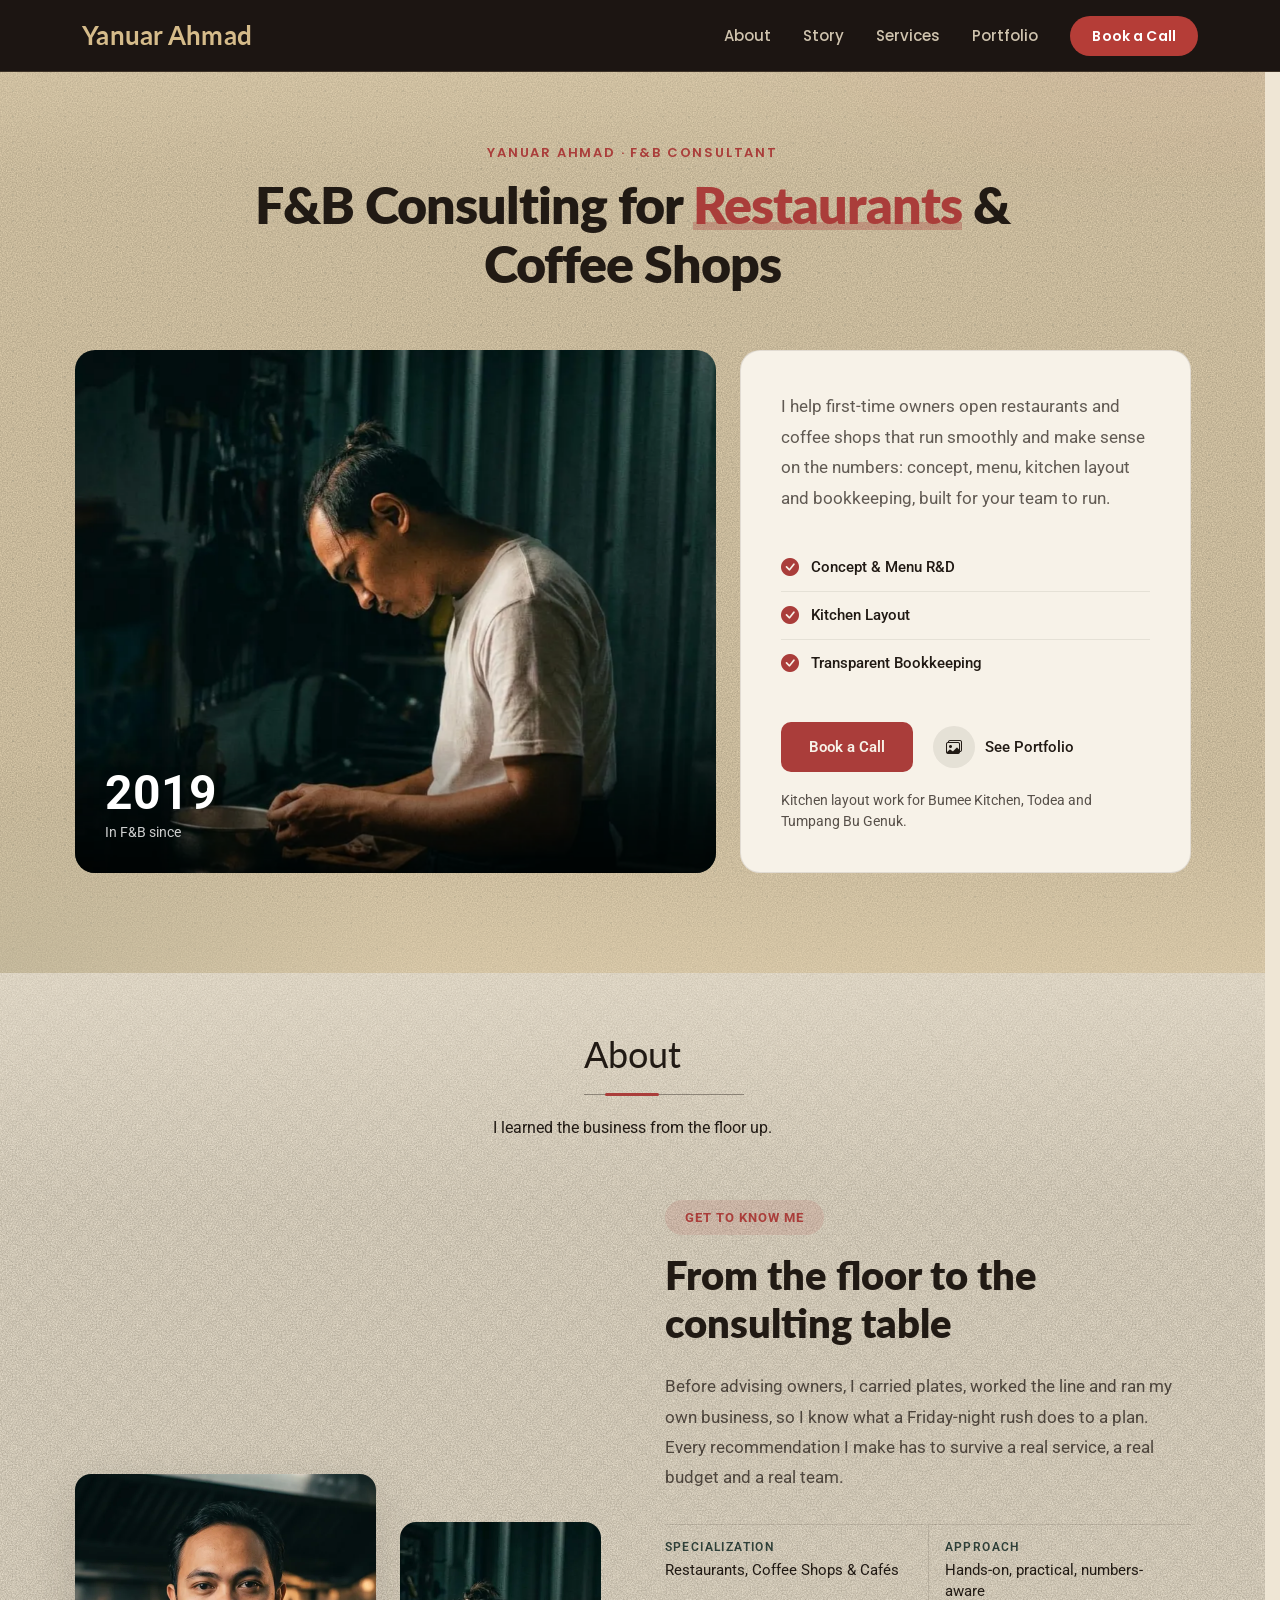
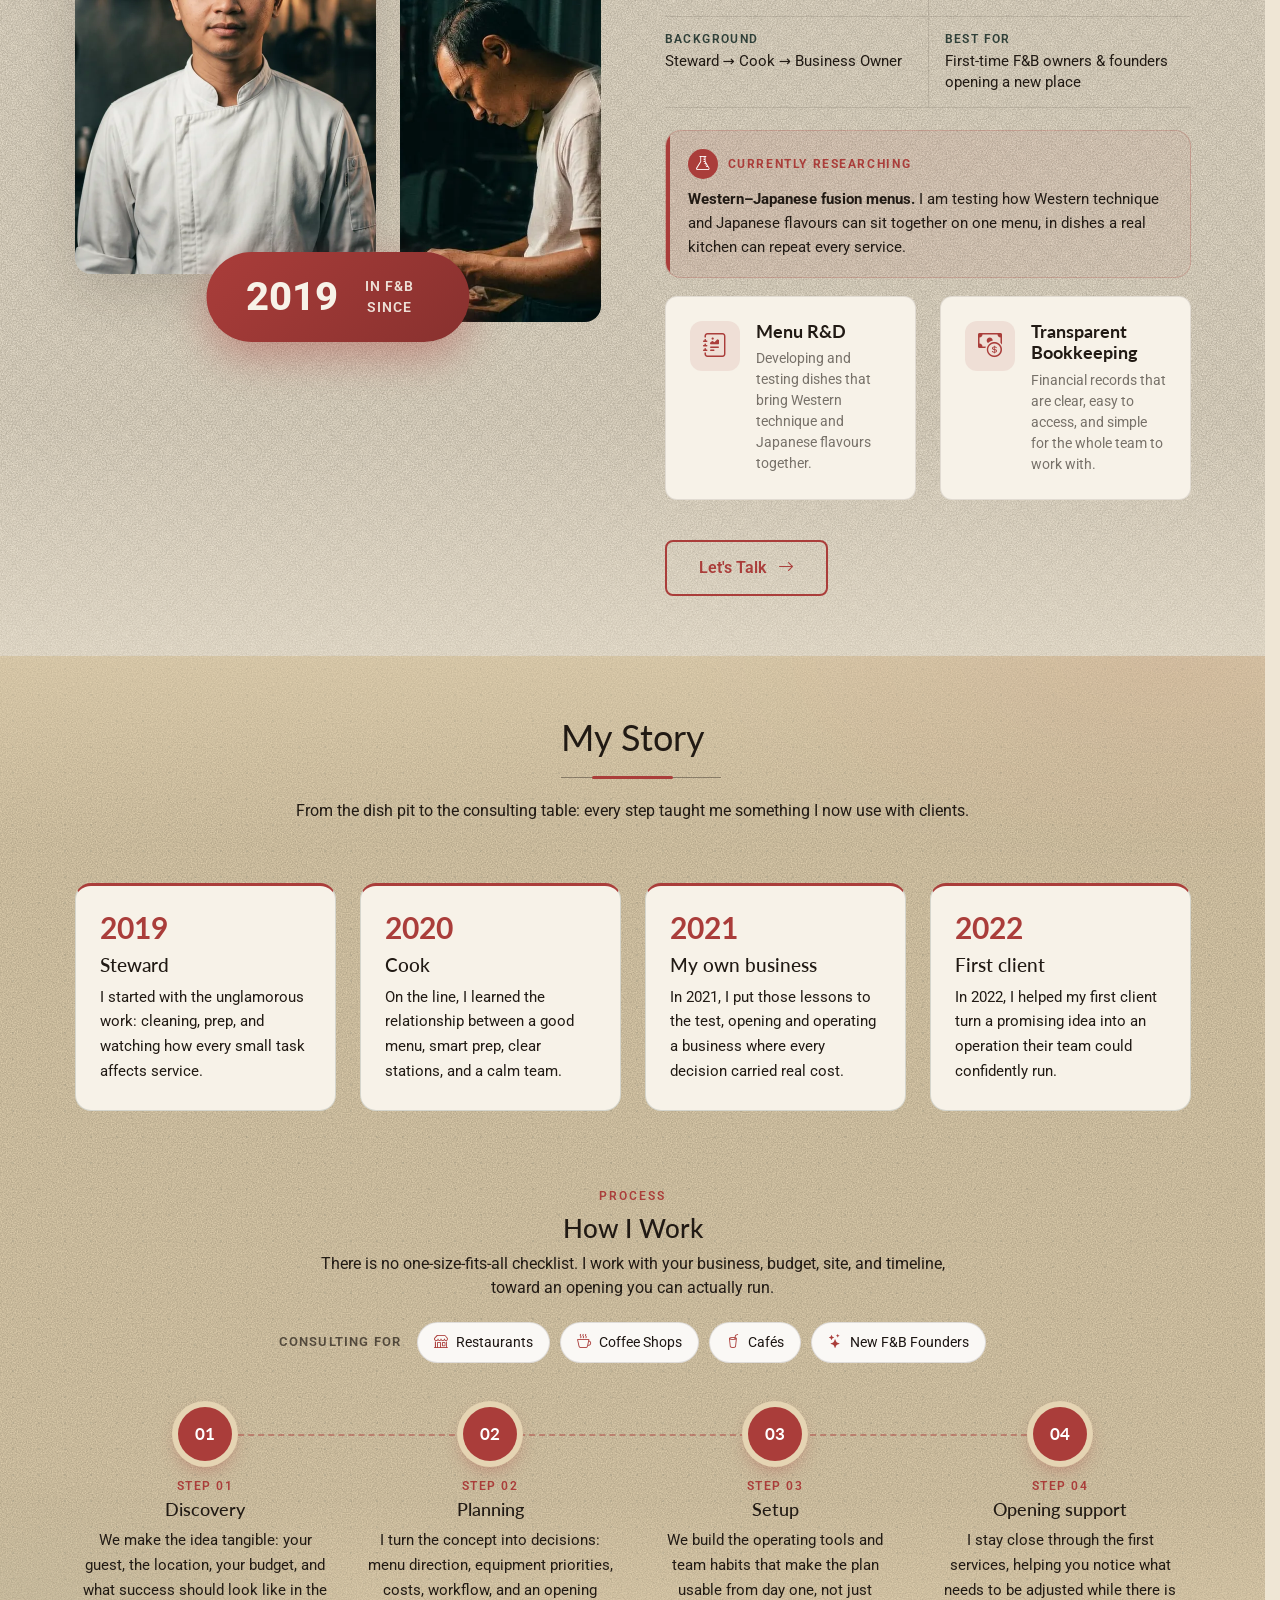
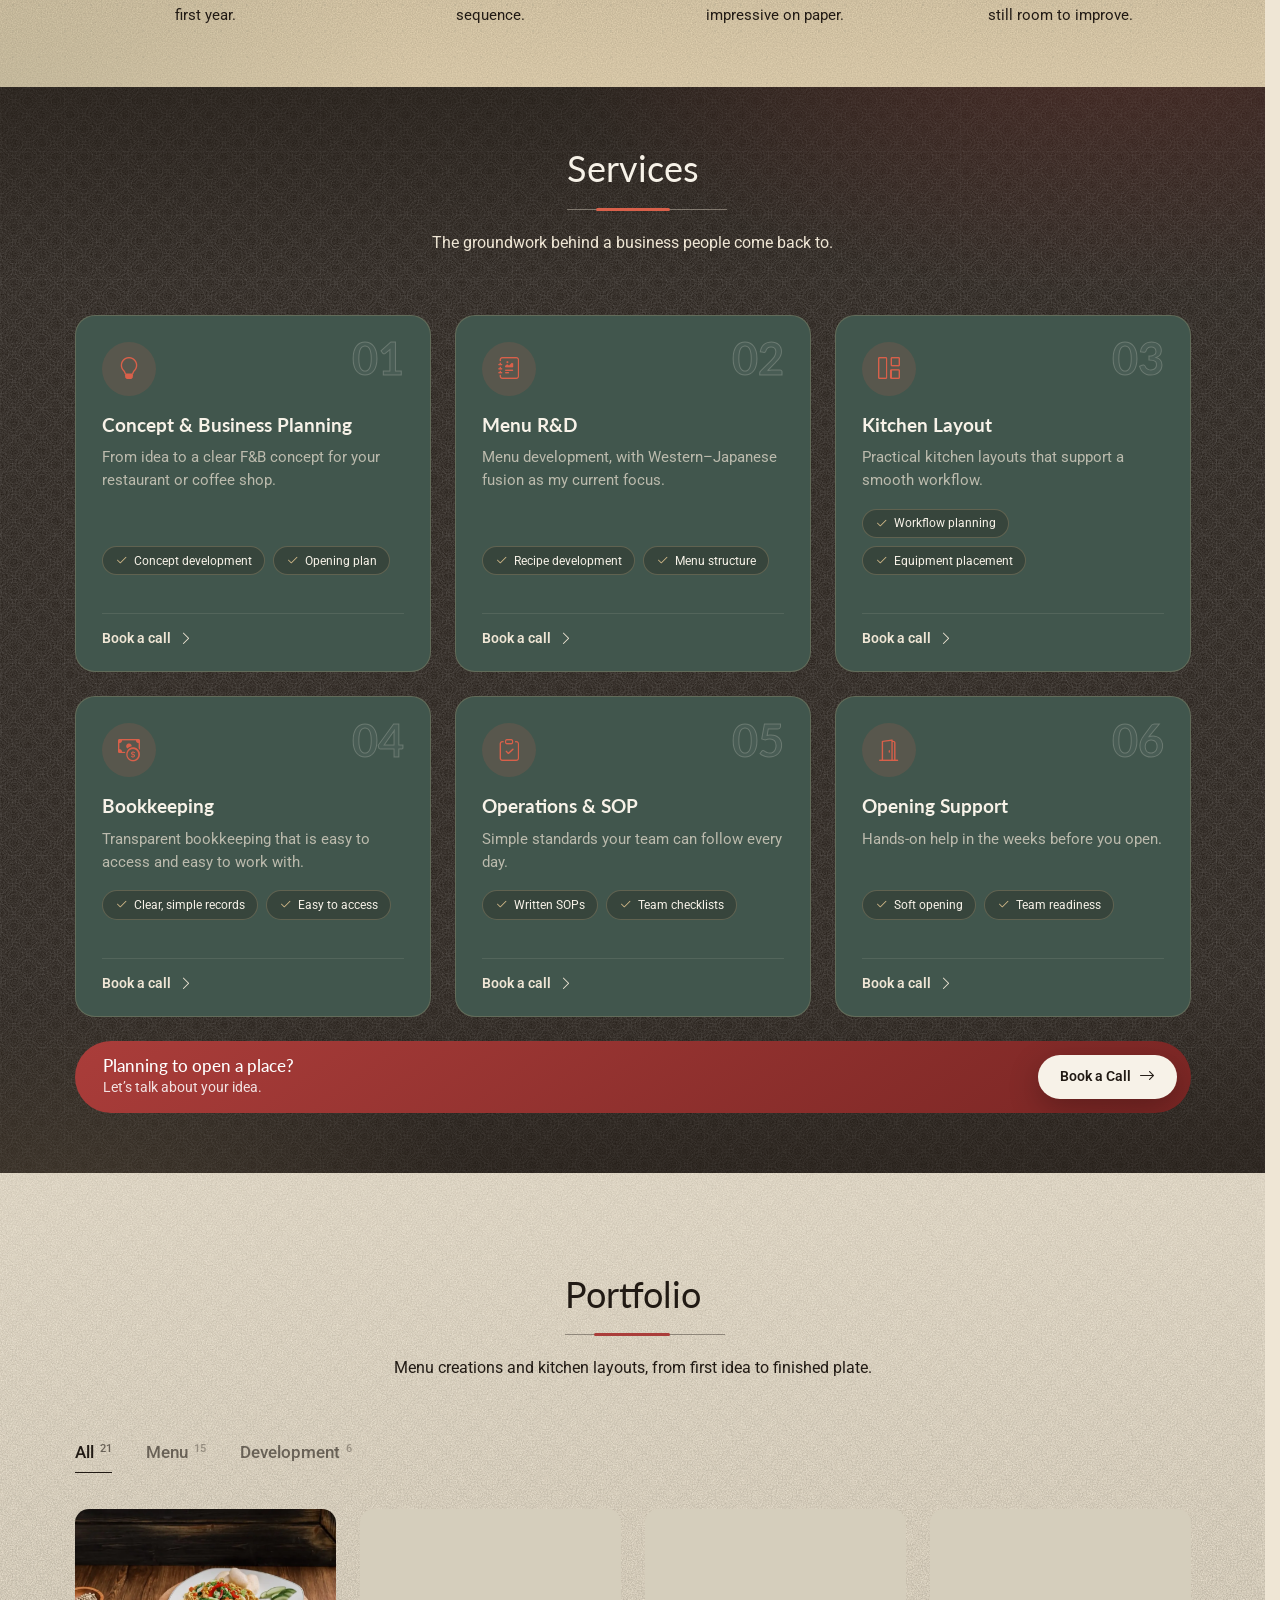
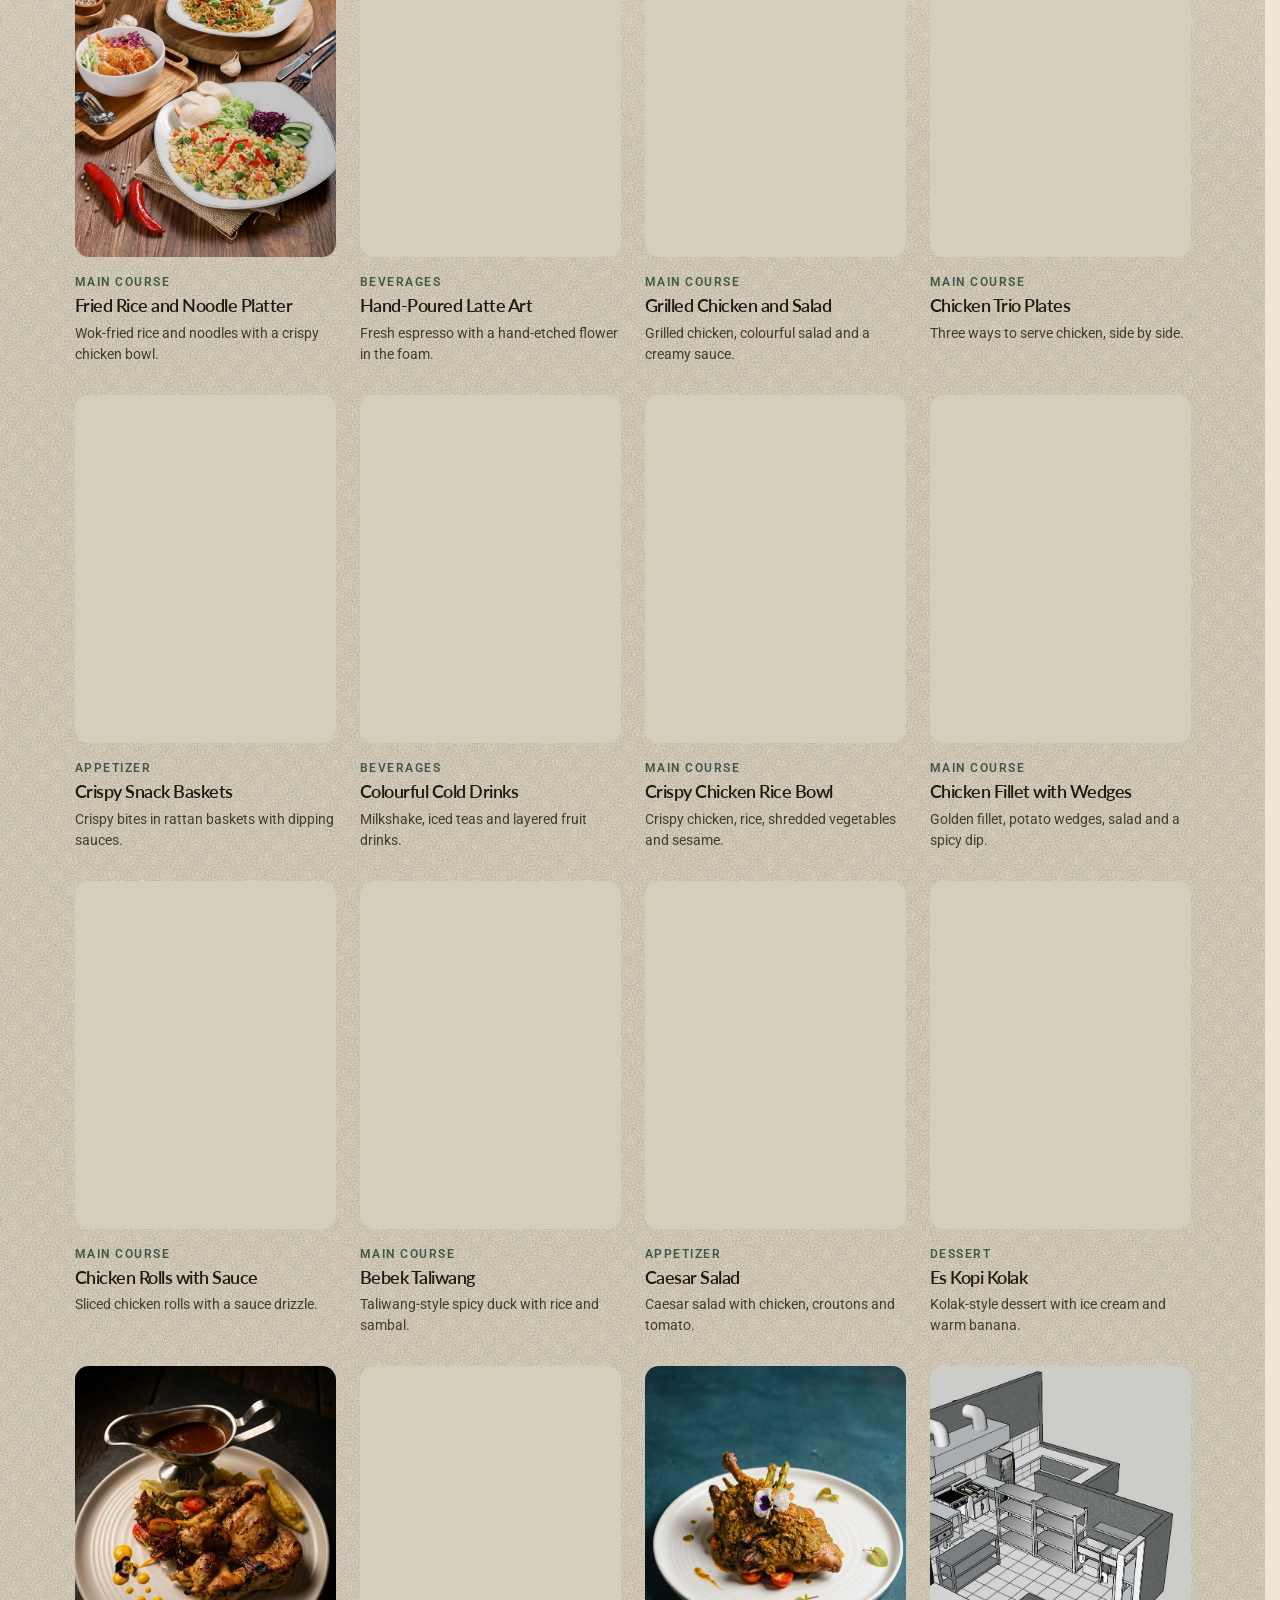
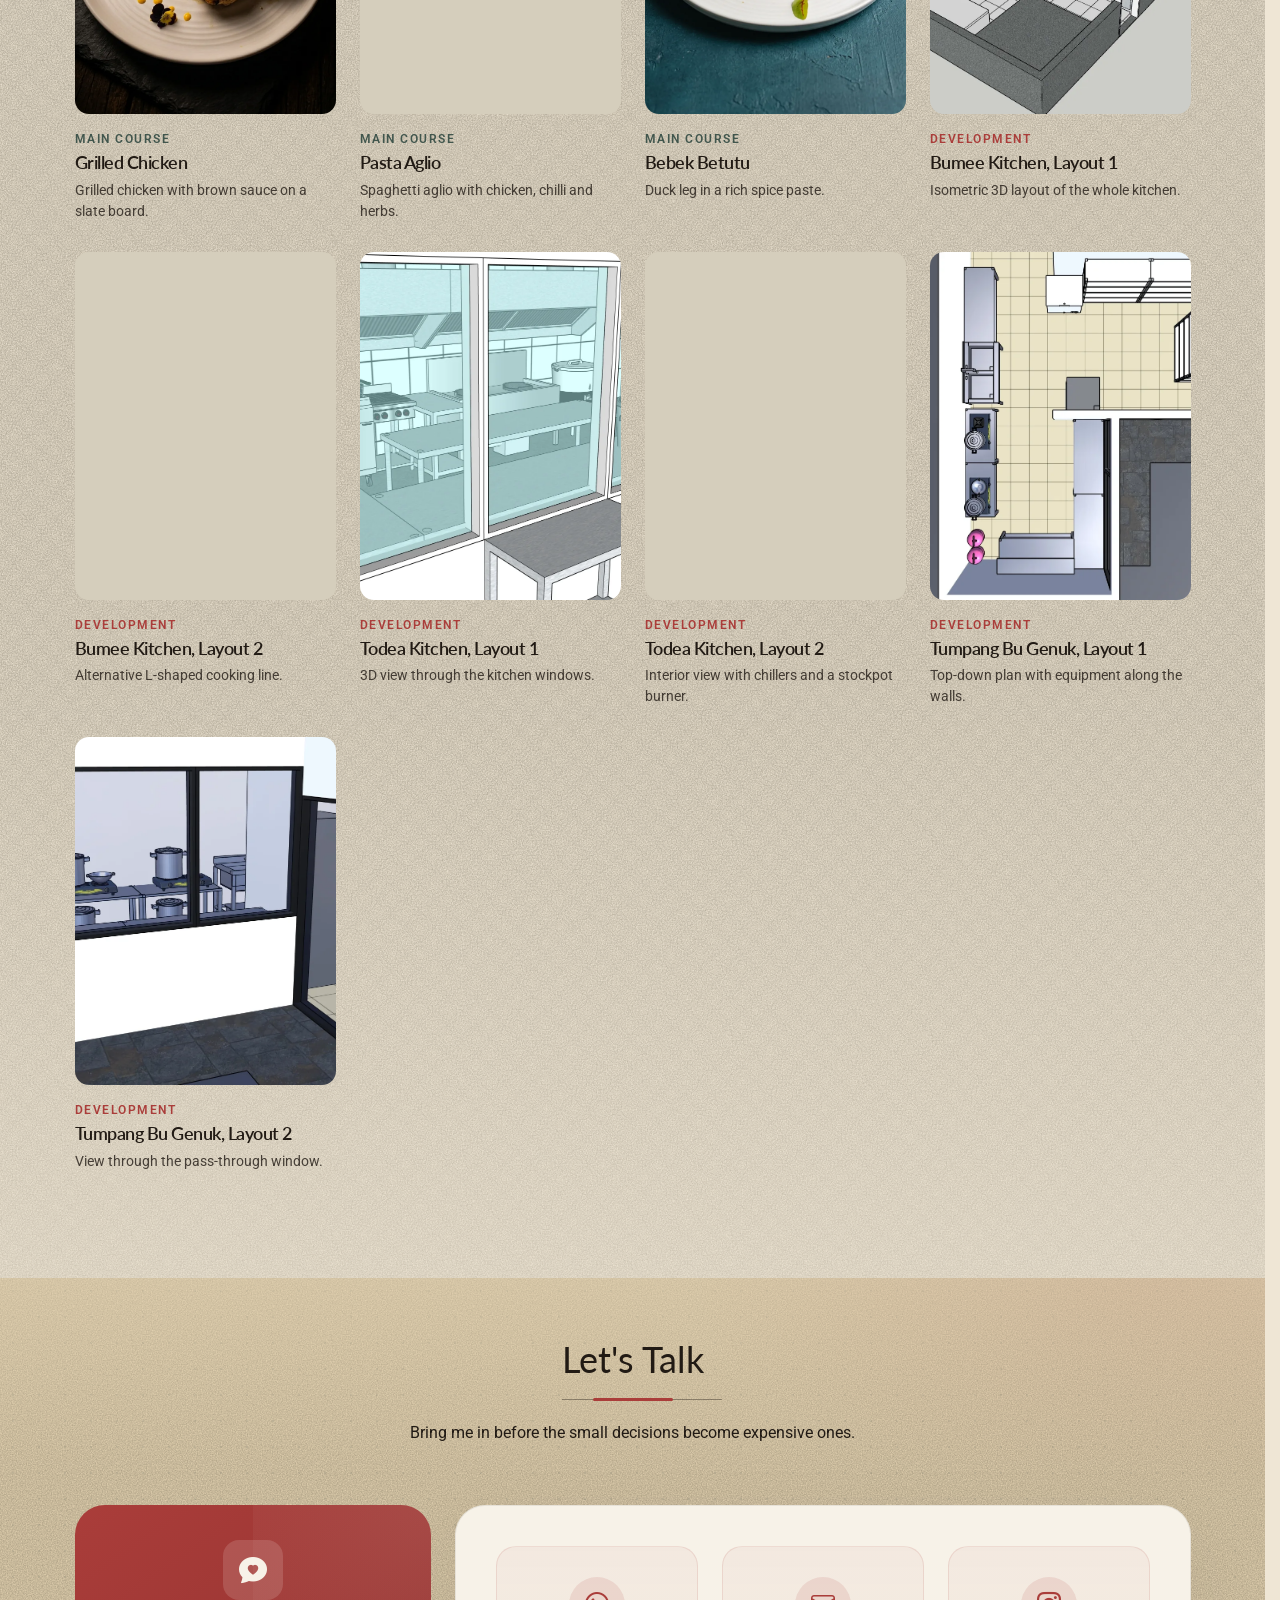
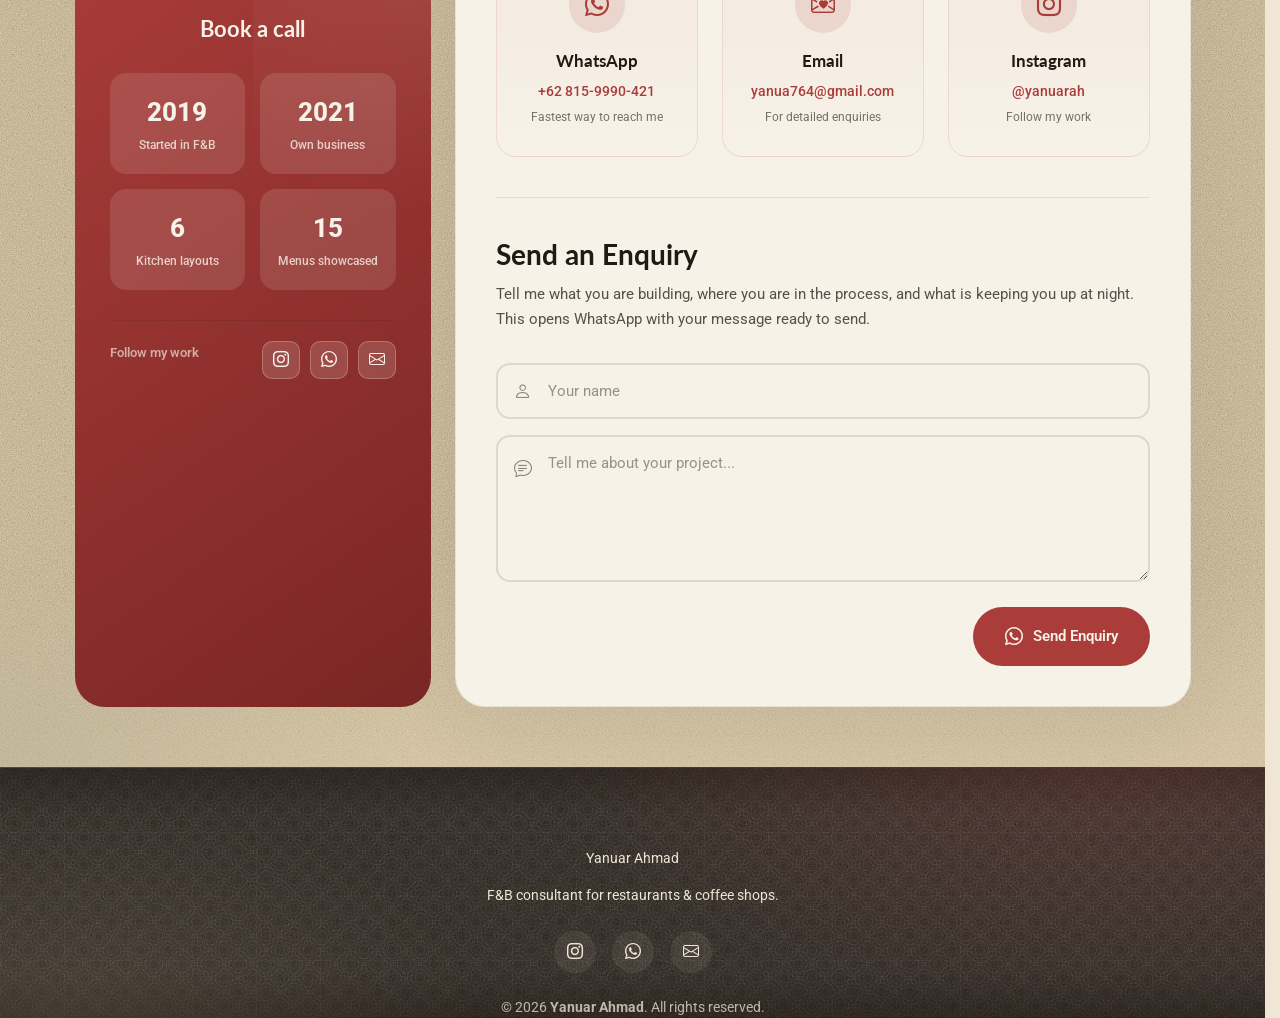
<file: Portofolio/index.html>
<!DOCTYPE html>
<html lang="en">

<head>
  <meta charset="utf-8">
  <meta name="viewport" content="width=device-width, initial-scale=1.0, viewport-fit=cover">
  <title>Yanuar Ahmad | F&amp;B Consultant for Restaurants &amp; Coffee Shops</title>
  <meta name="description" content="Yanuar Ahmad is a hands-on F&amp;B consultant helping restaurants, coffee shops and first-time owners with concept, menu R&amp;D, kitchen layout and bookkeeping.">
  <meta name="robots" content="index, follow">
  <meta name="theme-color" content="#211A14">
  <!-- TODO: ganti YOUR-DOMAIN.com dengan alamat website final (wajib absolut agar preview LinkedIn/WhatsApp muncul) -->
  <link rel="canonical" href="https://YOUR-DOMAIN.com/">
  <meta property="og:type" content="website">
  <meta property="og:site_name" content="Yanuar Ahmad">
  <meta property="og:title" content="Yanuar Ahmad | F&amp;B Consultant for Restaurants &amp; Coffee Shops">
  <meta property="og:description" content="Concept, menu R&amp;D, kitchen layout and transparent bookkeeping for restaurants, coffee shops and first-time F&amp;B owners.">
  <meta property="og:url" content="https://YOUR-DOMAIN.com/">
  <meta property="og:image" content="https://YOUR-DOMAIN.com/assets/img/about/hero.webp">
  <meta property="og:image:width" content="1365">
  <meta property="og:image:height" content="768">
  <meta property="og:image:alt" content="Yanuar Ahmad, F&amp;B consultant">
  <meta name="twitter:card" content="summary_large_image">
  <meta name="twitter:title" content="Yanuar Ahmad | F&amp;B Consultant">
  <meta name="twitter:description" content="Concept, menu R&amp;D, kitchen layout and transparent bookkeeping for restaurants and coffee shops.">
  <meta name="twitter:image" content="https://YOUR-DOMAIN.com/assets/img/about/hero.webp">
  <script type="application/ld+json">{"@context":"https://schema.org","@type":"Person","name":"Yanuar Ahmad","jobTitle":"F&B Consultant","description":"Hands-on F&B consultant for restaurants, coffee shops and first-time owners.","sameAs":["https://instagram.com/yanuarah"]}</script>
  <link rel="preload" as="image" href="assets/img/about/hero.webp" fetchpriority="high">

  <!-- Favicons -->
  <link href="assets/img/favicon.png" rel="icon">
  <link href="assets/img/apple-touch-icon.png" rel="apple-touch-icon">

  <!-- Fonts -->
  <link href="https://fonts.googleapis.com" rel="preconnect">
  <link href="https://fonts.gstatic.com" rel="preconnect" crossorigin>
  <link href="https://fonts.googleapis.com/css2?family=Roboto:wght@400;500;700&family=Lato:wght@400;700;900&family=Poppins:wght@400;500;600&display=swap" rel="stylesheet">

  <!-- Vendor CSS Files -->
  <link href="assets/vendor/bootstrap/css/bootstrap.min.css" rel="stylesheet">
  <link href="assets/vendor/bootstrap-icons/bootstrap-icons.css" rel="stylesheet">
  <link href="assets/vendor/aos/aos.css" rel="stylesheet">

  <!-- Main CSS File -->
  <link href="assets/css/main.css" rel="stylesheet">

  <script defer src="assets/vendor/aos/aos.js"></script>
  <script defer src="assets/vendor/purecounter/purecounter_vanilla.js"></script>
  <script defer src="assets/vendor/imagesloaded/imagesloaded.pkgd.min.js"></script>
  <script defer src="assets/vendor/isotope-layout/isotope.pkgd.min.js"></script>
  <script defer src="assets/js/main.js"></script>
</head>

<body class="index-page">
<a class="skip-link" href="#main">Skip to content</a>
<div class="scroll-progress" aria-hidden="true"></div>
<header id="header" class="header fixed-top">
  <div class="container header-inner">
    <a href="#hero" class="logo" aria-label="Yanuar Ahmad - home"><span class="sitename">Yanuar Ahmad</span></a>

    <nav class="primary-nav" aria-label="Main">
      <ul>
        <li><a href="#about" data-spy>About</a></li>
        <li><a href="#story" data-spy>Story</a></li>
        <li><a href="#services" data-spy>Services</a></li>
        <li><a href="#portfolio" data-spy>Portfolio</a></li>
      </ul>
    </nav>

    <div class="header-actions">
      <div class="header-social">
        <a class="icon-link" href="https://instagram.com/yanuarah" target="_blank" rel="noopener" aria-label="Instagram"><i class="bi bi-instagram" aria-hidden="true"></i></a>
        <a class="icon-link" href="https://wa.me/628159990421" data-wa-link target="_blank" rel="noopener" aria-label="WhatsApp"><i class="bi bi-whatsapp" aria-hidden="true"></i></a>
        <a class="icon-link" href="mailto:yanua764@gmail.com" data-mail-link aria-label="Email"><i class="bi bi-envelope" aria-hidden="true"></i></a>
      </div>
      <span class="header-divider" aria-hidden="true"></span>
      <button type="button" class="nav-toggle" aria-label="Open menu" aria-expanded="false" aria-controls="drawer"><span></span><span></span><span></span></button>
      <a href="#contact" class="btn-book">Book a Call</a>
    </div>
  </div>
</header>

<div class="nav-backdrop" aria-hidden="true"></div>

<aside id="drawer" class="drawer" aria-label="Site menu" inert>
  <nav class="drawer-nav" aria-label="Site sections">
    <ul>
      <li data-stagger style="--i:0"><a href="#hero" data-spy>Home</a></li>
      <li data-stagger style="--i:1"><a href="#about" data-spy>About</a></li>
      <li data-stagger style="--i:2"><a href="#story" data-spy>Story</a></li>
      <li data-stagger style="--i:3"><a href="#services" data-spy>Services</a></li>
      <li data-stagger style="--i:4"><a href="#portfolio" data-spy>Portfolio</a></li>
    </ul>
  </nav>
  <div class="drawer-cta" data-stagger style="--i:5"><a href="#contact" class="btn-book btn-block">Book a Call</a></div>
  <div class="drawer-foot" data-stagger style="--i:6" role="group" aria-label="Social links">
    <a class="icon-link" href="https://instagram.com/yanuarah" target="_blank" rel="noopener" aria-label="Instagram"><i class="bi bi-instagram" aria-hidden="true"></i></a>
    <a class="icon-link" href="https://wa.me/628159990421" data-wa-link target="_blank" rel="noopener" aria-label="WhatsApp"><i class="bi bi-whatsapp" aria-hidden="true"></i></a>
    <a class="icon-link" href="mailto:yanua764@gmail.com" data-mail-link aria-label="Email"><i class="bi bi-envelope" aria-hidden="true"></i></a>
  </div>
</aside>
<main id="main" class="main">
<section id="hero" class="hero section light-background"><div class="container">
<div class="row"><div class="col-12"><div class="hero-header"><p class="hero-eyebrow">Yanuar Ahmad &middot; F&amp;B Consultant</p><h1>F&amp;B Consulting for <span class="highlight">Restaurants</span> &amp; Coffee Shops</h1></div></div></div>
<div class="row g-4 mt-4"><div class="col-lg-7" data-aos="fade-up" data-aos-delay="100"><div class="media-block"><img src="assets/img/about/hero.webp" alt="Yanuar Ahmad, F&amp;B consultant" class="img-fluid" width="1365" height="768" fetchpriority="high" decoding="async"><div class="overlay-content"><div class="stats-item"><span class="number">2019</span><span class="label">In F&amp;B since</span></div></div></div></div>
<div class="col-lg-5" data-aos="fade-up" data-aos-delay="200"><div class="info-block"><p class="lead-text">I help first-time owners open restaurants and coffee shops that run smoothly and make sense on the numbers: concept, menu, kitchen layout and bookkeeping, built for your team to run.</p>
<ul class="feature-list"><li><i class="bi bi-check-circle-fill"></i> Concept &amp; Menu R&amp;D</li><li><i class="bi bi-check-circle-fill"></i> Kitchen Layout</li><li><i class="bi bi-check-circle-fill"></i> Transparent Bookkeeping</li></ul>
<div class="action-row"><a href="#contact" class="btn-get-started">Book a Call</a><a href="#portfolio" class="btn-contact"><i class="bi bi-images"></i><span>See Portfolio</span></a></div><p class="hero-proof">Kitchen layout work for Bumee Kitchen, Todea and Tumpang Bu Genuk.</p></div></div></div></div></section>

<section id="about" class="about section"><div class="container section-title" data-aos="fade-up"><h2>About</h2><p>I learned the business from the floor up.</p></div>
<div class="container" data-aos="fade-up" data-aos-delay="100"><div class="about-wrapper">
<div class="image-gallery" data-aos="zoom-in" data-aos-delay="200"><div class="gallery-grid"><div class="gallery-item main-image"><img src="assets/img/about/about-main.webp" alt="Yanuar Ahmad" class="img-fluid" loading="lazy" decoding="async" width="800" height="800"></div><div class="gallery-item side-image"><img src="assets/img/about/about-side.webp" alt="Working in the kitchen" class="img-fluid" loading="lazy" decoding="async" width="1365" height="768"></div></div>
<div class="experience-badge"><div class="badge-inner"><span class="number">2019</span><span class="label">In F&amp;B since</span></div></div></div>
<div class="info-panel" data-aos="fade-up" data-aos-delay="300"><div class="panel-header"><span class="tagline">Get to Know Me</span><h2>From the floor to the consulting table</h2></div>
<p class="description">Before advising owners, I carried plates, worked the line and ran my own business, so I know what a Friday-night rush does to a plan. Every recommendation I make has to survive a real service, a real budget and a real team.</p>
<div class="details-grid"><div class="detail-item"><span class="detail-label">Specialization</span><span class="detail-value">Restaurants, Coffee Shops &amp; Caf&eacute;s</span></div><div class="detail-item"><span class="detail-label">Approach</span><span class="detail-value">Hands-on, practical, numbers-aware</span></div><div class="detail-item"><span class="detail-label">Background</span><span class="detail-value">Steward &rarr; Cook &rarr; Business Owner</span></div><div class="detail-item"><span class="detail-label">Best for</span><span class="detail-value">First-time F&amp;B owners &amp; founders opening a new place</span></div></div>
<div class="research-note"><div class="research-head"><span class="research-icon"><i class="bi bi-flask"></i></span><span class="research-label">Currently researching</span></div><p><strong>Western&ndash;Japanese fusion menus.</strong> I am testing how Western technique and Japanese flavours can sit together on one menu, in dishes a real kitchen can repeat every service.</p></div>
<div class="highlights-row"><div class="highlight-box"><div class="icon-wrap"><i class="bi bi-journal-richtext"></i></div><div class="highlight-content"><h4>Menu R&amp;D</h4><p>Developing and testing dishes that bring Western technique and Japanese flavours together.</p></div></div><div class="highlight-box"><div class="icon-wrap"><i class="bi bi-cash-coin"></i></div><div class="highlight-content"><h4>Transparent Bookkeeping</h4><p>Financial records that are clear, easy to access, and simple for the whole team to work with.</p></div></div></div>
<a href="#contact" class="cta-button">Let's Talk <i class="bi bi-arrow-right"></i></a></div></div></div></section>

<section id="story" class="story section light-background"><div class="container section-title" data-aos="fade-up"><h2>My Story</h2><p>From the dish pit to the consulting table: every step taught me something I now use with clients.</p></div><div class="container"><div class="row g-4"><div class="col-lg-3 col-md-6" data-aos="fade-up"><div class="story-step"><span class="story-year">2019</span><h4>Steward</h4><p>I started with the unglamorous work: cleaning, prep, and watching how every small task affects service.</p></div></div><div class="col-lg-3 col-md-6" data-aos="fade-up"><div class="story-step"><span class="story-year">2020</span><h4>Cook</h4><p>On the line, I learned the relationship between a good menu, smart prep, clear stations, and a calm team.</p></div></div><div class="col-lg-3 col-md-6" data-aos="fade-up"><div class="story-step"><span class="story-year">2021</span><h4>My own business</h4><p>In 2021, I put those lessons to the test, opening and operating a business where every decision carried real cost.</p></div></div><div class="col-lg-3 col-md-6" data-aos="fade-up"><div class="story-step"><span class="story-year">2022</span><h4>First client</h4><p>In 2022, I helped my first client turn a promising idea into an operation their team could confidently run.</p></div></div></div><div class="how-work" data-aos="fade-up"><span class="eyebrow">Process</span><h3>How I Work</h3><p>There is no one-size-fits-all checklist. I work with your business, budget, site, and timeline, toward an opening you can actually run.</p></div><div class="consulting-for" data-aos="fade-up"><span class="cf-label">Consulting for</span><ul class="cf-chips"><li><i class="bi bi-shop"></i>Restaurants</li><li><i class="bi bi-cup-hot"></i>Coffee Shops</li><li><i class="bi bi-cup-straw"></i>Caf&eacute;s</li><li><i class="bi bi-stars"></i>New F&amp;B Founders</li></ul></div><ol class="process-steps"><li class="process-step" data-aos="fade-up" data-aos-delay="0"><span class="process-badge">01</span><span class="process-num">Step 01</span><h5>Discovery</h5><p>We make the idea tangible: your guest, the location, your budget, and what success should look like in the first year.</p></li><li class="process-step" data-aos="fade-up" data-aos-delay="90"><span class="process-badge">02</span><span class="process-num">Step 02</span><h5>Planning</h5><p>I turn the concept into decisions: menu direction, equipment priorities, costs, workflow, and an opening sequence.</p></li><li class="process-step" data-aos="fade-up" data-aos-delay="180"><span class="process-badge">03</span><span class="process-num">Step 03</span><h5>Setup</h5><p>We build the operating tools and team habits that make the plan usable from day one, not just impressive on paper.</p></li><li class="process-step" data-aos="fade-up" data-aos-delay="270"><span class="process-badge">04</span><span class="process-num">Step 04</span><h5>Opening support</h5><p>I stay close through the first services, helping you notice what needs to be adjusted while there is still room to improve.</p></li></ol></div></section>

<section id="services" class="services section dark-background"><div class="container section-title" data-aos="fade-up"><h2>Services</h2><p>The groundwork behind a business people come back to.</p></div><div class="container"><div class="services-grid">
<article class="service-card" data-aos="fade-up" data-aos-delay="0"><div class="card-header"><div class="icon-circle"><i class="bi bi-lightbulb"></i></div><span class="service-num">01</span></div><div class="card-body"><h4>Concept &amp; Business Planning</h4><p>From idea to a clear F&amp;B concept for your restaurant or coffee shop.</p><ul class="service-tags"><li><i class="bi bi-check2"></i>Concept development</li><li><i class="bi bi-check2"></i>Opening plan</li></ul></div><a href="#contact" class="card-link" aria-label="Book a call about Concept &amp; Business Planning"><span>Book a call</span><i class="bi bi-chevron-right"></i></a></article>
<article class="service-card" data-aos="fade-up" data-aos-delay="90"><div class="card-header"><div class="icon-circle"><i class="bi bi-journal-richtext"></i></div><span class="service-num">02</span></div><div class="card-body"><h4>Menu R&amp;D</h4><p>Menu development, with Western&ndash;Japanese fusion as my current focus.</p><ul class="service-tags"><li><i class="bi bi-check2"></i>Recipe development</li><li><i class="bi bi-check2"></i>Menu structure</li></ul></div><a href="#contact" class="card-link" aria-label="Book a call about Menu R&amp;D"><span>Book a call</span><i class="bi bi-chevron-right"></i></a></article>
<article class="service-card" data-aos="fade-up" data-aos-delay="180"><div class="card-header"><div class="icon-circle"><i class="bi bi-grid-1x2"></i></div><span class="service-num">03</span></div><div class="card-body"><h4>Kitchen Layout</h4><p>Practical kitchen layouts that support a smooth workflow.</p><ul class="service-tags"><li><i class="bi bi-check2"></i>Workflow planning</li><li><i class="bi bi-check2"></i>Equipment placement</li></ul></div><a href="#contact" class="card-link" aria-label="Book a call about Kitchen Layout"><span>Book a call</span><i class="bi bi-chevron-right"></i></a></article>
<article class="service-card" data-aos="fade-up" data-aos-delay="0"><div class="card-header"><div class="icon-circle"><i class="bi bi-cash-coin"></i></div><span class="service-num">04</span></div><div class="card-body"><h4>Bookkeeping</h4><p>Transparent bookkeeping that is easy to access and easy to work with.</p><ul class="service-tags"><li><i class="bi bi-check2"></i>Clear, simple records</li><li><i class="bi bi-check2"></i>Easy to access</li></ul></div><a href="#contact" class="card-link" aria-label="Book a call about Bookkeeping"><span>Book a call</span><i class="bi bi-chevron-right"></i></a></article>
<article class="service-card" data-aos="fade-up" data-aos-delay="90"><div class="card-header"><div class="icon-circle"><i class="bi bi-clipboard-check"></i></div><span class="service-num">05</span></div><div class="card-body"><h4>Operations &amp; SOP</h4><p>Simple standards your team can follow every day.</p><ul class="service-tags"><li><i class="bi bi-check2"></i>Written SOPs</li><li><i class="bi bi-check2"></i>Team checklists</li></ul></div><a href="#contact" class="card-link" aria-label="Book a call about Operations &amp; SOP"><span>Book a call</span><i class="bi bi-chevron-right"></i></a></article>
<article class="service-card" data-aos="fade-up" data-aos-delay="180"><div class="card-header"><div class="icon-circle"><i class="bi bi-door-open"></i></div><span class="service-num">06</span></div><div class="card-body"><h4>Opening Support</h4><p>Hands-on help in the weeks before you open.</p><ul class="service-tags"><li><i class="bi bi-check2"></i>Soft opening</li><li><i class="bi bi-check2"></i>Team readiness</li></ul></div><a href="#contact" class="card-link" aria-label="Book a call about Opening Support"><span>Book a call</span><i class="bi bi-chevron-right"></i></a></article>
</div>
<div class="services-cta" data-aos="fade-up"><div class="cta-text"><h4>Planning to open a place?</h4><p>Let&rsquo;s talk about your idea.</p></div><a href="#contact" class="cta-button">Book a Call <i class="bi bi-arrow-right"></i></a></div></div></section>

<section id="portfolio" class="portfolio section"><div class="container section-title" data-aos="fade-up"><h2>Portfolio</h2><p>Menu creations and kitchen layouts, from first idea to finished plate.</p></div>
<div class="container"><div class="isotope-layout" data-default-filter="*" data-layout="fitRows" data-sort="original-order">
<div class="filter-header" data-aos="fade-up" data-aos-delay="100"><ul class="portfolio-filters primary-filters"><li data-group="all" class="filter-active">All <sup>21</sup></li><li data-group="menu">Menu <sup>15</sup></li><li data-group="development">Development <sup>6</sup></li></ul>
<div class="sub-wrap"><ul class="portfolio-filters sub-filters"><li data-sub="all" class="filter-active">All Menu</li><li data-sub="appetizer">Appetizer</li><li data-sub="main">Main Course</li><li data-sub="dessert">Dessert</li><li data-sub="beverage">Beverages</li></ul></div></div>
<div class="row g-4 isotope-container">
<div class="col-lg-3 col-md-4 col-6 portfolio-item isotope-item filter-menu filter-main"><div class="portfolio-card"><a href="assets/img/menu/menu-01.webp" class="lb-trigger portfolio-image" data-title="Fried Rice and Noodle Platter" data-cat="Main Course" data-desc="Wok-fried rice and noodles with a crispy chicken bowl." data-story="A sharing platter that puts three Indonesian favourites on one table: wok-fried rice, stir-fried noodles and a crispy chicken rice bowl. Crackers, fresh chilli and cucumber keep each bite light, so it works for a group order or one hungry guest." aria-label="Zoom: Fried Rice and Noodle Platter"><img src="assets/img/menu/menu-01.webp" class="img-fluid" alt="Wok-fried rice and noodles with a crispy chicken bowl" loading="lazy" decoding="async" width="900" height="1200"></a><div class="portfolio-content"><span class="portfolio-category cat-menu">Main Course</span><h4 class="portfolio-title">Fried Rice and Noodle Platter</h4><p class="portfolio-desc">Wok-fried rice and noodles with a crispy chicken bowl.</p></div></div></div>
<div class="col-lg-3 col-md-4 col-6 portfolio-item isotope-item filter-menu filter-beverage"><div class="portfolio-card"><a href="assets/img/menu/menu-02.webp" class="lb-trigger portfolio-image" data-title="Hand-Poured Latte Art" data-cat="Beverages" data-desc="Fresh espresso with a hand-etched flower in the foam." data-story="The coffee bar is where many guests form their first impression. A consistent pour and a clean pattern show the drink was made with care, which a new coffee shop needs to repeat every morning." aria-label="Zoom: Hand-Poured Latte Art"><img src="assets/img/menu/menu-02.webp" class="img-fluid" alt="Fresh espresso with a hand-etched flower in the foam" loading="lazy" decoding="async" width="900" height="1200"></a><div class="portfolio-content"><span class="portfolio-category cat-menu">Beverages</span><h4 class="portfolio-title">Hand-Poured Latte Art</h4><p class="portfolio-desc">Fresh espresso with a hand-etched flower in the foam.</p></div></div></div>
<div class="col-lg-3 col-md-4 col-6 portfolio-item isotope-item filter-menu filter-main"><div class="portfolio-card"><a href="assets/img/menu/menu-03.webp" class="lb-trigger portfolio-image" data-title="Grilled Chicken and Salad" data-cat="Main Course" data-desc="Grilled chicken, colourful salad and a creamy sauce." data-story="A lighter main for guests who want something fresh. The salad adds colour and crunch on top of the grilled chicken, and the creamy sauce ties it together on one wide white plate." aria-label="Zoom: Grilled Chicken and Salad"><img src="assets/img/menu/menu-03.webp" class="img-fluid" alt="Grilled chicken, colourful salad and a creamy sauce" loading="lazy" decoding="async" width="900" height="1200"></a><div class="portfolio-content"><span class="portfolio-category cat-menu">Main Course</span><h4 class="portfolio-title">Grilled Chicken and Salad</h4><p class="portfolio-desc">Grilled chicken, colourful salad and a creamy sauce.</p></div></div></div>
<div class="col-lg-3 col-md-4 col-6 portfolio-item isotope-item filter-menu filter-main"><div class="portfolio-card"><a href="assets/img/menu/menu-04.webp" class="lb-trigger portfolio-image" data-title="Chicken Trio Plates" data-cat="Main Course" data-desc="Three ways to serve chicken, side by side." data-story="One protein, three treatments: grilled with salad, a golden fillet with wedges, and sliced rolls. Shown together to prove that a single ingredient can cover a wide part of the menu without complicating the kitchen." aria-label="Zoom: Chicken Trio Plates"><img src="assets/img/menu/menu-04.webp" class="img-fluid" alt="Three ways to serve chicken, side by side" loading="lazy" decoding="async" width="900" height="1200"></a><div class="portfolio-content"><span class="portfolio-category cat-menu">Main Course</span><h4 class="portfolio-title">Chicken Trio Plates</h4><p class="portfolio-desc">Three ways to serve chicken, side by side.</p></div></div></div>
<div class="col-lg-3 col-md-4 col-6 portfolio-item isotope-item filter-menu filter-appetizer"><div class="portfolio-card"><a href="assets/img/menu/menu-05.webp" class="lb-trigger portfolio-image" data-title="Crispy Snack Baskets" data-cat="Appetizer" data-desc="Crispy bites in rattan baskets with dipping sauces." data-story="Made for sharing at the start of a meal. Onion rings, fried bites and crispy rolls arrive in rattan baskets with dipping sauces, easy to cook in batches and quick to serve." aria-label="Zoom: Crispy Snack Baskets"><img src="assets/img/menu/menu-05.webp" class="img-fluid" alt="Crispy bites in rattan baskets with dipping sauces" loading="lazy" decoding="async" width="900" height="1200"></a><div class="portfolio-content"><span class="portfolio-category cat-menu">Appetizer</span><h4 class="portfolio-title">Crispy Snack Baskets</h4><p class="portfolio-desc">Crispy bites in rattan baskets with dipping sauces.</p></div></div></div>
<div class="col-lg-3 col-md-4 col-6 portfolio-item isotope-item filter-menu filter-beverage"><div class="portfolio-card"><a href="assets/img/menu/menu-06.webp" class="lb-trigger portfolio-image" data-title="Colourful Cold Drinks" data-cat="Beverages" data-desc="Milkshake, iced teas and layered fruit drinks." data-story="A bright line-up that shows the range of a drinks menu at a glance: creamy, tea-based and fruity, with a hot option alongside. Strong colours also make these drinks easy to photograph and share." aria-label="Zoom: Colourful Cold Drinks"><img src="assets/img/menu/menu-06.webp" class="img-fluid" alt="Milkshake, iced teas and layered fruit drinks" loading="lazy" decoding="async" width="900" height="1200"></a><div class="portfolio-content"><span class="portfolio-category cat-menu">Beverages</span><h4 class="portfolio-title">Colourful Cold Drinks</h4><p class="portfolio-desc">Milkshake, iced teas and layered fruit drinks.</p></div></div></div>
<div class="col-lg-3 col-md-4 col-6 portfolio-item isotope-item filter-menu filter-main"><div class="portfolio-card"><a href="assets/img/menu/menu-07.webp" class="lb-trigger portfolio-image" data-title="Crispy Chicken Rice Bowl" data-cat="Main Course" data-desc="Crispy chicken, rice, shredded vegetables and sesame." data-story="A complete meal in one bowl. Crispy chicken sits on rice with shredded vegetables and sesame, a format that is quick to assemble and easy to take away." aria-label="Zoom: Crispy Chicken Rice Bowl"><img src="assets/img/menu/menu-07.webp" class="img-fluid" alt="Crispy chicken, rice, shredded vegetables and sesame" loading="lazy" decoding="async" width="900" height="1200"></a><div class="portfolio-content"><span class="portfolio-category cat-menu">Main Course</span><h4 class="portfolio-title">Crispy Chicken Rice Bowl</h4><p class="portfolio-desc">Crispy chicken, rice, shredded vegetables and sesame.</p></div></div></div>
<div class="col-lg-3 col-md-4 col-6 portfolio-item isotope-item filter-menu filter-main"><div class="portfolio-card"><a href="assets/img/menu/menu-08.webp" class="lb-trigger portfolio-image" data-title="Chicken Fillet with Wedges" data-cat="Main Course" data-desc="Golden fillet, potato wedges, salad and a spicy dip." data-story="A familiar comfort plate with a spicy dipping sauce for some kick. The rustic green plate keeps the presentation warm and casual." aria-label="Zoom: Chicken Fillet with Wedges"><img src="assets/img/menu/menu-08.webp" class="img-fluid" alt="Golden fillet, potato wedges, salad and a spicy dip" loading="lazy" decoding="async" width="900" height="1200"></a><div class="portfolio-content"><span class="portfolio-category cat-menu">Main Course</span><h4 class="portfolio-title">Chicken Fillet with Wedges</h4><p class="portfolio-desc">Golden fillet, potato wedges, salad and a spicy dip.</p></div></div></div>
<div class="col-lg-3 col-md-4 col-6 portfolio-item isotope-item filter-menu filter-main"><div class="portfolio-card"><a href="assets/img/menu/menu-09.webp" class="lb-trigger portfolio-image" data-title="Chicken Rolls with Sauce" data-cat="Main Course" data-desc="Sliced chicken rolls with a sauce drizzle." data-story="Slicing the rolls shows the filling and makes the plate look more refined than the cooking effort suggests. A sauce drizzle and fresh salad finish the dish." aria-label="Zoom: Chicken Rolls with Sauce"><img src="assets/img/menu/menu-09.webp" class="img-fluid" alt="Sliced chicken rolls with a sauce drizzle" loading="lazy" decoding="async" width="900" height="1200"></a><div class="portfolio-content"><span class="portfolio-category cat-menu">Main Course</span><h4 class="portfolio-title">Chicken Rolls with Sauce</h4><p class="portfolio-desc">Sliced chicken rolls with a sauce drizzle.</p></div></div></div>
<div class="col-lg-3 col-md-4 col-6 portfolio-item isotope-item filter-menu filter-main"><div class="portfolio-card"><a href="assets/img/menu/bebek-taliwang.webp" class="lb-trigger portfolio-image" data-title="Bebek Taliwang" data-cat="Main Course" data-desc="Taliwang-style spicy duck with rice and sambal." data-story="A Taliwang-style take on a spicy classic, with duck as the star. Served with steamed rice, a green sauce swoosh and a small dish of sambal so guests can choose their own heat." aria-label="Zoom: Bebek Taliwang"><img src="assets/img/menu/bebek-taliwang.webp" class="img-fluid" alt="Taliwang-style spicy duck with rice and sambal" loading="lazy" decoding="async" width="900" height="1200"></a><div class="portfolio-content"><span class="portfolio-category cat-menu">Main Course</span><h4 class="portfolio-title">Bebek Taliwang</h4><p class="portfolio-desc">Taliwang-style spicy duck with rice and sambal.</p></div></div></div>
<div class="col-lg-3 col-md-4 col-6 portfolio-item isotope-item filter-menu filter-appetizer"><div class="portfolio-card"><a href="assets/img/menu/caesar-salad.webp" class="lb-trigger portfolio-image" data-title="Caesar Salad" data-cat="Appetizer" data-desc="Caesar salad with chicken, croutons and tomato." data-story="A starter guests understand immediately. Chicken, crisp lettuce, croutons and tomato are shown with the fresh ingredients around the plate to highlight freshness." aria-label="Zoom: Caesar Salad"><img src="assets/img/menu/caesar-salad.webp" class="img-fluid" alt="Caesar salad with chicken, croutons and tomato" loading="lazy" decoding="async" width="900" height="1200"></a><div class="portfolio-content"><span class="portfolio-category cat-menu">Appetizer</span><h4 class="portfolio-title">Caesar Salad</h4><p class="portfolio-desc">Caesar salad with chicken, croutons and tomato.</p></div></div></div>
<div class="col-lg-3 col-md-4 col-6 portfolio-item isotope-item filter-menu filter-dessert"><div class="portfolio-card"><a href="assets/img/menu/es-kopi-kolak.webp" class="lb-trigger portfolio-image" data-title="Es Kopi Kolak" data-cat="Dessert" data-desc="Kolak-style dessert with ice cream and warm banana." data-story="An Indonesian dessert classic in plated form: ice cream with warm banana and diced fruit in a dark sauce, finished with edible flowers. Familiar flavours for a modern menu." aria-label="Zoom: Es Kopi Kolak"><img src="assets/img/menu/es-kopi-kolak.webp" class="img-fluid" alt="Kolak-style dessert with ice cream and warm banana" loading="lazy" decoding="async" width="900" height="1200"></a><div class="portfolio-content"><span class="portfolio-category cat-menu">Dessert</span><h4 class="portfolio-title">Es Kopi Kolak</h4><p class="portfolio-desc">Kolak-style dessert with ice cream and warm banana.</p></div></div></div>
<div class="col-lg-3 col-md-4 col-6 portfolio-item isotope-item filter-menu filter-main"><div class="portfolio-card"><a href="assets/img/menu/grilled-chicken.webp" class="lb-trigger portfolio-image" data-title="Grilled Chicken" data-cat="Main Course" data-desc="Grilled chicken with brown sauce on a slate board." data-story="Served on dark slate with a small salad and a gravy boat of brown sauce, which gives a classic grill plate a restaurant-style finish." aria-label="Zoom: Grilled Chicken"><img src="assets/img/menu/grilled-chicken.webp" class="img-fluid" alt="Grilled chicken with brown sauce on a slate board" loading="lazy" decoding="async" width="900" height="1200"></a><div class="portfolio-content"><span class="portfolio-category cat-menu">Main Course</span><h4 class="portfolio-title">Grilled Chicken</h4><p class="portfolio-desc">Grilled chicken with brown sauce on a slate board.</p></div></div></div>
<div class="col-lg-3 col-md-4 col-6 portfolio-item isotope-item filter-menu filter-main"><div class="portfolio-card"><a href="assets/img/menu/pasta-aglio.webp" class="lb-trigger portfolio-image" data-title="Pasta Aglio" data-cat="Main Course" data-desc="Spaghetti aglio with chicken, chilli and herbs." data-story="A simple Western staple that is fast to cook and easy to customise. Red chilli and herbs bring colour, and the red-checkered cloth gives the plate a casual café feel." aria-label="Zoom: Pasta Aglio"><img src="assets/img/menu/pasta-aglio.webp" class="img-fluid" alt="Spaghetti aglio with chicken, chilli and herbs" loading="lazy" decoding="async" width="900" height="1200"></a><div class="portfolio-content"><span class="portfolio-category cat-menu">Main Course</span><h4 class="portfolio-title">Pasta Aglio</h4><p class="portfolio-desc">Spaghetti aglio with chicken, chilli and herbs.</p></div></div></div>
<div class="col-lg-3 col-md-4 col-6 portfolio-item isotope-item filter-menu filter-main"><div class="portfolio-card"><a href="assets/img/menu/bebek-betutu.webp" class="lb-trigger portfolio-image" data-title="Bebek Betutu" data-cat="Main Course" data-desc="Duck leg in a rich spice paste." data-story="Inspired by Balinese betutu: a duck leg coated in a deeply spiced paste and plated simply with an edible flower and cherry tomatoes, letting the main ingredient carry the dish." aria-label="Zoom: Bebek Betutu"><img src="assets/img/menu/bebek-betutu.webp" class="img-fluid" alt="Duck leg in a rich spice paste" loading="lazy" decoding="async" width="900" height="1200"></a><div class="portfolio-content"><span class="portfolio-category cat-menu">Main Course</span><h4 class="portfolio-title">Bebek Betutu</h4><p class="portfolio-desc">Duck leg in a rich spice paste.</p></div></div></div>
<div class="col-lg-3 col-md-4 col-6 portfolio-item isotope-item filter-development"><div class="portfolio-card"><a href="assets/img/layout/layout-kitchen-bumee-1.webp" class="lb-trigger portfolio-image" data-title="Bumee Kitchen, Layout 1" data-cat="Development" data-desc="Isometric 3D layout of the whole kitchen." data-story="A first layout for Bumee Kitchen in isometric 3D, showing station placement, exhaust hoods and equipment positions so the owner can see the workflow before anything is built." aria-label="Zoom: Bumee Kitchen, Layout 1"><img src="assets/img/layout/layout-kitchen-bumee-1.webp" class="img-fluid" alt="Bumee Kitchen, Layout 1 - Isometric 3D layout of the whole kitchen" loading="lazy" decoding="async" width="900" height="1200"></a><div class="portfolio-content"><span class="portfolio-category cat-development">Development</span><h4 class="portfolio-title">Bumee Kitchen, Layout 1</h4><p class="portfolio-desc">Isometric 3D layout of the whole kitchen.</p></div></div></div>
<div class="col-lg-3 col-md-4 col-6 portfolio-item isotope-item filter-development"><div class="portfolio-card"><a href="assets/img/layout/layout-kitchen-bumee-2.webp" class="lb-trigger portfolio-image" data-title="Bumee Kitchen, Layout 2" data-cat="Development" data-desc="Alternative L-shaped cooking line." data-story="A second option for the same kitchen, with the cooking line and hoods arranged in an L-shape. Alternatives side by side help owners compare space, workflow and cost." aria-label="Zoom: Bumee Kitchen, Layout 2"><img src="assets/img/layout/layout-kitchen-bumee-2.webp" class="img-fluid" alt="Bumee Kitchen, Layout 2 - Alternative L-shaped cooking line" loading="lazy" decoding="async" width="900" height="1200"></a><div class="portfolio-content"><span class="portfolio-category cat-development">Development</span><h4 class="portfolio-title">Bumee Kitchen, Layout 2</h4><p class="portfolio-desc">Alternative L-shaped cooking line.</p></div></div></div>
<div class="col-lg-3 col-md-4 col-6 portfolio-item isotope-item filter-development"><div class="portfolio-card"><a href="assets/img/layout/layout-kitchen-todea-1.webp" class="lb-trigger portfolio-image" data-title="Todea Kitchen, Layout 1" data-cat="Development" data-desc="3D view through the kitchen windows." data-story="A look into the Todea kitchen showing stainless prep tables, an extraction hood and the cooking line, to check how the team would move between stations." aria-label="Zoom: Todea Kitchen, Layout 1"><img src="assets/img/layout/layout-kitchen-todea-1.webp" class="img-fluid" alt="Todea Kitchen, Layout 1 - 3D view through the kitchen windows" loading="lazy" decoding="async" width="900" height="1200"></a><div class="portfolio-content"><span class="portfolio-category cat-development">Development</span><h4 class="portfolio-title">Todea Kitchen, Layout 1</h4><p class="portfolio-desc">3D view through the kitchen windows.</p></div></div></div>
<div class="col-lg-3 col-md-4 col-6 portfolio-item isotope-item filter-development"><div class="portfolio-card"><a href="assets/img/layout/layout-kitchen-todea-2.webp" class="lb-trigger portfolio-image" data-title="Todea Kitchen, Layout 2" data-cat="Development" data-desc="Interior view with chillers and a stockpot burner." data-story="An interior view of Todea showing worktables, chiller and freezer units, a stockpot burner and floor details, so equipment placement can be checked before purchase." aria-label="Zoom: Todea Kitchen, Layout 2"><img src="assets/img/layout/layout-kitchen-todea-2.webp" class="img-fluid" alt="Todea Kitchen, Layout 2 - Interior view with chillers and a stockpot burner" loading="lazy" decoding="async" width="900" height="1200"></a><div class="portfolio-content"><span class="portfolio-category cat-development">Development</span><h4 class="portfolio-title">Todea Kitchen, Layout 2</h4><p class="portfolio-desc">Interior view with chillers and a stockpot burner.</p></div></div></div>
<div class="col-lg-3 col-md-4 col-6 portfolio-item isotope-item filter-development"><div class="portfolio-card"><a href="assets/img/layout/layout-kitchen-tumpang-bu-genuk-1.webp" class="lb-trigger portfolio-image" data-title="Tumpang Bu Genuk, Layout 1" data-cat="Development" data-desc="Top-down plan with equipment along the walls." data-story="A top-down plan for Tumpang Bu Genuk with equipment on the walls, a row of burners with pots and a clear central walkway that keeps the kitchen safe and easy to move in." aria-label="Zoom: Tumpang Bu Genuk, Layout 1"><img src="assets/img/layout/layout-kitchen-tumpang-bu-genuk-1.webp" class="img-fluid" alt="Tumpang Bu Genuk, Layout 1 - Top-down plan with equipment along the walls" loading="lazy" decoding="async" width="900" height="1200"></a><div class="portfolio-content"><span class="portfolio-category cat-development">Development</span><h4 class="portfolio-title">Tumpang Bu Genuk, Layout 1</h4><p class="portfolio-desc">Top-down plan with equipment along the walls.</p></div></div></div>
<div class="col-lg-3 col-md-4 col-6 portfolio-item isotope-item filter-development"><div class="portfolio-card"><a href="assets/img/layout/layout-kitchen-tumpang-bu-genuk-2.webp" class="lb-trigger portfolio-image" data-title="Tumpang Bu Genuk, Layout 2" data-cat="Development" data-desc="View through the pass-through window." data-story="A view from the serving side through the pass-through window onto the cooking station, with stockpots on burner tables and a freezer by the door." aria-label="Zoom: Tumpang Bu Genuk, Layout 2"><img src="assets/img/layout/layout-kitchen-tumpang-bu-genuk-2.webp" class="img-fluid" alt="Tumpang Bu Genuk, Layout 2 - View through the pass-through window" loading="lazy" decoding="async" width="900" height="1200"></a><div class="portfolio-content"><span class="portfolio-category cat-development">Development</span><h4 class="portfolio-title">Tumpang Bu Genuk, Layout 2</h4><p class="portfolio-desc">View through the pass-through window.</p></div></div></div>
</div></div></div></section>

<section id="contact" class="contact section light-background"><div class="container section-title" data-aos="fade-up"><h2>Let's Talk</h2><p>Bring me in before the small decisions become expensive ones.</p></div>
<div class="container">
  <div class="row gy-5">
    
    <!-- KOLOM KIRI: Panel Merah Book a Call -->
    <div class="col-lg-4" data-aos="fade-right" data-aos-delay="100">
      <div class="sidebar-panel">
        <div class="panel-header">
          <div class="header-badge"><i class="bi bi-chat-heart-fill"></i></div>
          <h4>Book a call</h4>
        </div>
        <div class="metrics-grid">
          <div class="metric-item"><div class="metric-value">2019</div><div class="metric-desc">Started in F&amp;B</div></div>
          <div class="metric-item"><div class="metric-value">2021</div><div class="metric-desc">Own business</div></div>
          <div class="metric-item"><div class="metric-value"><span class="purecounter" data-purecounter-start="0" data-purecounter-end="6" data-purecounter-duration="1">0</span></div><div class="metric-desc">Kitchen layouts</div></div>
          <div class="metric-item"><div class="metric-value"><span class="purecounter" data-purecounter-start="0" data-purecounter-end="15" data-purecounter-duration="1">0</span></div><div class="metric-desc">Menus showcased</div></div>
        </div>
        <div class="social-bar">
          <span class="social-label">Follow my work</span>
          <div class="social-icons">
            <a href="https://instagram.com/yanuarah" target="_blank" rel="noopener" aria-label="Instagram"><i class="bi bi-instagram"></i></a>
            <a href="https://wa.me/628159990421" data-wa-link target="_blank" rel="noopener" aria-label="WhatsApp"><i class="bi bi-whatsapp"></i></a>
            <a href="mailto:yanua764@gmail.com" data-mail-link aria-label="Email"><i class="bi bi-envelope"></i></a>
          </div>
        </div>
      </div>
    </div>

    <!-- KOLOM KANAN: Kartu Kontak & Form Enquiry -->
    <div class="col-lg-8" data-aos="fade-left" data-aos-delay="200">
      <div class="main-contact-wrapper">
        <div class="row gy-4">
          <div class="col-md-4"><div class="info-box"><a class="icon-wrap" href="https://wa.me/628159990421" data-wa-link target="_blank" rel="noopener" aria-label="Chat on WhatsApp"><i class="bi bi-whatsapp"></i></a><h5>WhatsApp</h5><p><a href="https://wa.me/628159990421" data-wa-link data-wa-display target="_blank" rel="noopener">+62 815-9990-421</a></p><span class="availability">Fastest way to reach me</span></div></div>
          <div class="col-md-4"><div class="info-box"><a class="icon-wrap" href="mailto:yanua764@gmail.com" data-mail-link aria-label="Send an email"><i class="bi bi-envelope-heart"></i></a><h5>Email</h5><p><a href="mailto:yanua764@gmail.com" data-mail-link data-mail-display>yanua764@gmail.com</a></p><span class="availability">For detailed enquiries</span></div></div>
          <div class="col-md-4"><div class="info-box"><a class="icon-wrap" href="https://instagram.com/yanuarah" target="_blank" rel="noopener" aria-label="Open Instagram"><i class="bi bi-instagram"></i></a><h5>Instagram</h5><p><a href="https://instagram.com/yanuarah" target="_blank" rel="noopener">@yanuarah</a></p><span class="availability">Follow my work</span></div></div>
        </div>
        <div class="form-section">
          <div class="form-intro">
            <h3>Send an Enquiry</h3>
            <p>Tell me what you are building, where you are in the process, and what is keeping you up at night. This opens WhatsApp with your message ready to send.</p>
          </div>
          <form id="wa-form" class="php-email-form" novalidate>
            <div class="row gy-3">
              <div class="col-12"><div class="input-group-custom"><i class="bi bi-person"></i><input type="text" id="enq-name" name="name" class="form-control" placeholder="Your name" aria-label="Your name" required autocomplete="name"></div></div>
              <div class="col-12"><div class="input-group-custom textarea-group"><i class="bi bi-chat-text"></i><textarea id="enq-message" name="message" class="form-control" rows="5" placeholder="Tell me about your project..." aria-label="Your message" required></textarea></div></div>
            </div>
            <div class="form-footer">
              <div class="form-messages" aria-live="polite"><div class="error-message" role="alert"></div><div class="sent-message">Opening WhatsApp...</div></div>
              <button type="submit" class="btn-submit"><i class="bi bi-whatsapp"></i><span>Send Enquiry</span></button>
            </div>
          </form>
        </div>
      </div>
    </div>

  </div>
</div></main>
<footer id="footer" class="footer dark-background"><div class="container text-center"><a href="#hero" class="logo d-inline-flex mb-3"><span class="sitename">Yanuar Ahmad</span></a><p class="mb-3">F&amp;B consultant for restaurants &amp; coffee shops.</p><div class="social-links d-flex justify-content-center gap-3 mb-4"><a href="https://instagram.com/yanuarah" target="_blank" rel="noopener" aria-label="Instagram"><i class="bi bi-instagram"></i></a><a href="https://wa.me/628159990421" data-wa-link target="_blank" rel="noopener" aria-label="WhatsApp"><i class="bi bi-whatsapp"></i></a><a href="mailto:yanua764@gmail.com" data-mail-link aria-label="Email"><i class="bi bi-envelope"></i></a></div>
<div class="copyright">&copy; <span id="year">2026</span> <strong class="sitename">Yanuar Ahmad</strong>. All rights reserved.</div></div></footer>
<a href="#" id="scroll-top" class="scroll-top d-flex align-items-center justify-content-center" aria-label="Back to top"><i class="bi bi-arrow-up-short"></i></a>
<div id="preloader" aria-hidden="true"></div>

</body></html>
</file>
<file: Portofolio/assets/css/main.css>
/**
* Template Name: Creativo
* Template URL: https://bootstrapmade.com/creativo-bootstrap-creative-agency-template/
* Updated: Mar 23 2026 with Bootstrap v5.3.8
* Author: BootstrapMade.com
* License: https://bootstrapmade.com/license/
*/

/*--------------------------------------------------------------
# Font & Color Variables
# Help: https://bootstrapmade.com/color-system/
--------------------------------------------------------------*/
/* Fonts */
:root {
  --default-font: "Roboto",  system-ui, -apple-system, "Segoe UI", Roboto, "Helvetica Neue", Arial, "Noto Sans", "Liberation Sans", sans-serif, "Apple Color Emoji", "Segoe UI Emoji", "Segoe UI Symbol", "Noto Color Emoji";
  --heading-font: "Lato",  sans-serif;
  --nav-font: "Poppins",  sans-serif;
}

/* Global Colors - The following color variables are used throughout the website. Updating them here will change the color scheme of the entire website */
:root { 
  --background-color: #F0EEE8; /* Background color for the entire website, including individual sections */
  --default-color: #364B4D; /* Default color used for the majority of the text content across the entire website */
  --heading-color: #1E2322; /* Color for headings, subheadings and title throughout the website */
  --accent-color: #B83A25; /* Accent color that represents your brand on the website. It's used for buttons, links, and other elements that need to stand out */
  --surface-color: #FAF8F4; /* The surface color is used as a background of boxed elements within sections, such as cards, icon boxes, or other elements that require a visual separation from the global background. */
  --contrast-color: #ffffff; /* Contrast color for text, ensuring readability against backgrounds of accent, heading, or default colors. */
}

/* Nav Menu Colors - The following color variables are used specifically for the navigation menu. They are separate from the global colors to allow for more customization options */
:root {
  --nav-color: #D5CEBC;  /* The default color of the main navmenu links */
  --nav-hover-color: #ffffff; /* Applied to main navmenu links when they are hovered over or active */
  --nav-mobile-background-color: #19222E; /* Used as the background color for mobile navigation menu */
  --nav-dropdown-background-color: #19222E; /* Used as the background color for dropdown items that appear when hovering over primary navigation items */
  --nav-dropdown-color: #D5CEBC; /* Used for navigation links of the dropdown items in the navigation menu. */
  --nav-dropdown-hover-color: #B83A25; /* Similar to --nav-hover-color, this color is applied to dropdown navigation links when they are hovered over. */
}

/* Color Presets - These classes override global colors when applied to any section or element, providing reuse of the sam color scheme. */

.light-background {
  --background-color: #E6E2D7;
  --surface-color: #FAF8F4;
}

.dark-background {
  --background-color: #19222E;
  --default-color: #ffffff;
  --heading-color: #ffffff;
  --surface-color: #1E2A36;
  --contrast-color: #ffffff;
}

/* Smooth scroll */
:root {
  scroll-behavior: smooth;
}

/*--------------------------------------------------------------
# General Styling & Shared Classes
--------------------------------------------------------------*/
body {
  color: var(--default-color);
  background-color: var(--background-color);
  font-family: var(--default-font);
}

a {
  color: var(--accent-color);
  text-decoration: none;
  transition: 0.3s;
}

a:hover {
  color: color-mix(in srgb, var(--accent-color), transparent 25%);
  text-decoration: none;
}

h1,
h2,
h3,
h4,
h5,
h6 {
  color: var(--heading-color);
  font-family: var(--heading-font);
}

/* PHP Email Form Messages
------------------------------*/
.php-email-form .error-message {
  display: none;
  background: #df1529;
  color: #ffffff;
  text-align: left;
  padding: 15px;
  margin-bottom: 24px;
  font-weight: 600;
}

.php-email-form .sent-message {
  display: none;
  color: #ffffff;
  background: #059652;
  text-align: center;
  padding: 15px;
  margin-bottom: 24px;
  font-weight: 600;
}

.php-email-form .loading {
  display: none;
  background: var(--surface-color);
  text-align: center;
  padding: 15px;
  margin-bottom: 24px;
}

.php-email-form .loading:before {
  content: "";
  display: inline-block;
  border-radius: 50%;
  width: 24px;
  height: 24px;
  margin: 0 10px -6px 0;
  border: 3px solid var(--accent-color);
  border-top-color: var(--surface-color);
  animation: php-email-form-loading 1s linear infinite;
}

@keyframes php-email-form-loading {
  0% {
    transform: rotate(0deg);
  }

  100% {
    transform: rotate(360deg);
  }
}

/*--------------------------------------------------------------
# Global Header + Side Drawer
--------------------------------------------------------------*/
:root {
  --nav-bg: #1C1512;
  --nav-ink: #F3EBDD;
  --nav-muted: #CFC3AE;
  --nav-brand: #D5BB8A;
  --nav-accent: #B53D37;
  --nav-accent-hover: #C4453F;
  --nav-line: rgba(255, 255, 255, 0.15);
  --nav-ease: cubic-bezier(0.22, 1, 0.36, 1);
  --header-h: 64px;
}

@media (min-width: 992px) {
  :root { --header-h: 72px; }
}

/* keeps fixed header from shifting when body scroll is locked */
html { scrollbar-gutter: stable; }
body.nav-open { overflow: hidden; }

/* ---- Header bar ---- */
.header {
  height: var(--header-h);
  padding: 0;
  display: flex;
  align-items: center;
  background: var(--nav-bg);
  color: var(--nav-ink);
  transition: box-shadow 0.3s ease;
}

/* sits above backdrop + drawer so the toggle never moves */
.header.fixed-top { z-index: 1060; }

.scrolled .header {
  box-shadow: 0 1px 0 rgba(255, 255, 255, 0.06), 0 8px 24px rgba(0, 0, 0, 0.18);
}

.header .header-inner {
  display: flex;
  align-items: center;
  gap: 32px;
  height: 100%;
}

.header .logo {
  display: inline-flex;
  align-items: center;
  margin-right: auto;
  line-height: 1;
  text-decoration: none;
  border-radius: 6px;
  -webkit-tap-highlight-color: transparent;
}

.header .logo .sitename {
  margin: 0;
  font-family: var(--heading-font);
  font-size: 22px;
  line-height: 1.2;
  font-weight: 700;
  letter-spacing: 0.01em;
  color: var(--nav-brand);
}

/* ---- Focus: keyboard only, never on mouse/touch ---- */
.header a:focus:not(:focus-visible),
.header button:focus:not(:focus-visible),
.drawer a:focus:not(:focus-visible) {
  outline: none;
}

.header a:focus-visible,
.header button:focus-visible,
.drawer a:focus-visible {
  outline: 2px solid var(--nav-brand);
  outline-offset: 4px;
  border-radius: 6px;
}

/* ---- Desktop inline links ---- */
.primary-nav { display: none; }

.primary-nav ul {
  display: flex;
  align-items: center;
  gap: 32px;
  margin: 0;
  padding: 0;
  list-style: none;
}

.primary-nav a {
  position: relative;
  display: block;
  padding: 8px 0;
  font: 500 15px/1 var(--nav-font);
  color: var(--nav-muted);
  text-decoration: none;
  transition: color 0.25s ease;
  -webkit-tap-highlight-color: transparent;
}

.primary-nav a::after {
  content: "";
  position: absolute;
  left: 0;
  right: 0;
  bottom: 0;
  height: 2px;
  background: var(--nav-accent);
  transform: scaleX(0);
  transform-origin: left;
  transition: transform 0.3s var(--nav-ease);
}

.primary-nav a:hover,
.primary-nav a.active { color: #fff; }

.primary-nav a:hover::after,
.primary-nav a.active::after { transform: scaleX(1); }

/* ---- Action cluster ---- */
.header-actions {
  display: inline-flex;
  align-items: center;
  gap: 12px;
}

.header-social {
  display: inline-flex;
  align-items: center;
  gap: 12px;
  transition: opacity 0.25s ease;
}

.header-divider {
  width: 1px;
  height: 24px;
  background: var(--nav-line);
  transition: opacity 0.25s ease;
}

.icon-link {
  position: relative;
  display: inline-grid;
  place-items: center;
  width: 20px;
  height: 20px;
  color: var(--nav-muted);
  text-decoration: none;
  transition: color 0.25s ease;
  -webkit-tap-highlight-color: transparent;
}

.icon-link::after { content: ""; position: absolute; inset: -12px -6px; } /* larger tap area */
.icon-link i { display: block; font-size: 20px; line-height: 1; }
.icon-link i::before { display: block; line-height: 1; vertical-align: 0; }
.icon-link:hover { color: #fff; }

/* ---- Pill button ---- */
.btn-book {
  display: inline-flex;
  align-items: center;
  justify-content: center;
  height: 40px;
  padding: 0 22px;
  border-radius: 999px;
  background: var(--nav-accent);
  color: #fff;
  font: 600 14px/1 var(--nav-font);
  letter-spacing: 0.01em;
  text-decoration: none;
  white-space: nowrap;
  transition: background-color 0.25s ease;
  -webkit-tap-highlight-color: transparent;
}

.btn-book:hover { background: var(--nav-accent-hover); color: #fff; }
.header .header-actions .btn-book { display: none; }

/* ---- Hamburger / close toggle (44 x 44, fixed position) ---- */
.nav-toggle {
  position: relative;
  flex: 0 0 44px;
  width: 44px;
  height: 44px;
  margin-right: -12px; /* lines align with the container's right edge */
  padding: 0;
  border: 0;
  border-radius: 10px;
  background: none;
  color: var(--nav-ink);
  cursor: pointer;
  -webkit-tap-highlight-color: transparent;
}

.nav-toggle span {
  position: absolute;
  left: 12px;
  top: 50%;
  width: 20px;
  height: 2px;
  margin-top: -1px;
  border-radius: 2px;
  background: currentColor;
  transition: transform 280ms ease, opacity 280ms ease;
}

.nav-toggle span:nth-child(1) { transform: translateY(-6px); }
.nav-toggle span:nth-child(3) { transform: translateY(6px); }

.nav-open .nav-toggle span:nth-child(1) { transform: rotate(45deg); }
.nav-open .nav-toggle span:nth-child(2) { opacity: 0; transform: scaleX(0.2); }
.nav-open .nav-toggle span:nth-child(3) { transform: rotate(-45deg); }

/* header socials are repeated in the drawer, so they step aside (layout unchanged) */
.nav-open .header-social,
.nav-open .header-divider { opacity: 0; pointer-events: none; }

/* ---- Backdrop ---- */
.nav-backdrop {
  position: fixed;
  inset: 0;
  z-index: 1040;
  background: rgba(18, 14, 12, 0.55);
  -webkit-backdrop-filter: blur(6px);
  backdrop-filter: blur(6px);
  opacity: 0;
  visibility: hidden;
  transition: opacity 300ms var(--nav-ease), visibility 0s linear 300ms;
}

.nav-open .nav-backdrop {
  opacity: 1;
  visibility: visible;
  transition-delay: 0s, 0s;
}

/* ---- Right-anchored drawer ---- */
.drawer {
  position: fixed;
  top: 0;
  right: 0;
  height: 100vh;
  height: 100dvh;
  width: min(340px, 84vw);
  z-index: 1050;
  display: flex;
  flex-direction: column;
  padding: calc(var(--header-h) + 16px) 28px calc(24px + env(safe-area-inset-bottom, 0px));
  background: var(--nav-bg);
  color: var(--nav-ink);
  border-left: 1px solid rgba(255, 255, 255, 0.06);
  overflow-y: auto;
  overscroll-behavior: contain;
  transform: translateX(100%);
  visibility: hidden;
  transition: transform 360ms var(--nav-ease), visibility 0s linear 360ms;
}

.nav-open .drawer {
  transform: translateX(0);
  visibility: visible;
  box-shadow: -24px 0 48px rgba(0, 0, 0, 0.35);
  transition-delay: 0s, 0s;
}

.drawer-nav ul { margin: 0; padding: 0; list-style: none; }
.drawer-nav li + li { border-top: 1px solid rgba(255, 255, 255, 0.08); }

.drawer-nav a {
  position: relative;
  display: flex;
  align-items: center;
  min-height: 56px;
  padding-left: 18px;
  font-family: var(--heading-font);
  font-size: 22px;
  font-weight: 700;
  line-height: 1.2;
  color: var(--nav-muted);
  text-decoration: none;
  transition: color 0.25s ease;
  -webkit-tap-highlight-color: transparent;
}

.drawer-nav a::before {
  content: "";
  position: absolute;
  left: 0;
  top: 50%;
  width: 3px;
  height: 26px;
  margin-top: -13px;
  border-radius: 2px;
  background: var(--nav-accent);
  transform: scaleY(0);
  transition: transform 0.3s var(--nav-ease);
}

.drawer-nav a:hover,
.drawer-nav a.active { color: #fff; }
.drawer-nav a.active::before { transform: scaleY(1); }
.drawer-nav a:focus-visible { outline-offset: -3px; }

.drawer-cta { margin-top: 28px; }

.btn-book.btn-block {
  display: flex;
  width: 100%;
  height: 52px;
  font-size: 15px;
}

.drawer-foot {
  display: flex;
  align-items: center;
  gap: 12px;
  margin-top: auto;
  padding-top: 24px;
  border-top: 1px solid rgba(255, 255, 255, 0.1);
}

.drawer .drawer-foot .icon-link {
  width: 44px;
  height: 44px;
  border: 1px solid var(--nav-line);
  border-radius: 50%;
}

.drawer .drawer-foot .icon-link::after { inset: 0; }
.drawer .drawer-foot .icon-link:hover { border-color: var(--nav-accent); }

/* spacing before the foot when the drawer is short */
.drawer-cta { margin-bottom: 28px; }

/* ---- Staggered reveal ---- */
.drawer [data-stagger] {
  opacity: 0;
  transform: translateX(12px);
  transition: opacity 300ms ease, transform 360ms var(--nav-ease);
}

.nav-open .drawer [data-stagger] {
  opacity: 1;
  transform: translateX(0);
  transition-delay: calc(120ms + var(--i, 0) * 40ms);
}

/* ---- Desktop: inline nav, no drawer ---- */
@media (min-width: 992px) {
  .header .logo .sitename { font-size: 26px; }
  .primary-nav { display: block; }
  .header-social,
  .header-divider,
  .nav-toggle { display: none; }
  .header .header-actions .btn-book { display: inline-flex; }
  .drawer,
  .nav-backdrop { display: none; }
}

@media (max-width: 374px) {
  .header .logo .sitename { font-size: 20px; }
  .header-actions,
  .header-social { gap: 10px; }
}

@media (prefers-reduced-motion: reduce) {
  .nav-backdrop,
  .drawer,
  .drawer [data-stagger],
  .nav-toggle span {
    transition-duration: 0.01ms !important;
    transition-delay: 0s !important;
  }
}

/*--------------------------------------------------------------
# Global Footer
--------------------------------------------------------------*/
.footer {
  color: var(--default-color);
  background: var(--background-color);
  font-size: 14px;
  padding: 80px 0 0;
  position: relative;
  border-top: 1px solid color-mix(in srgb, var(--default-color), transparent 85%);
}

.footer .footer-content .logo {
  line-height: 1;
}

.footer .footer-content .logo span {
  color: var(--heading-color);
  font-size: 28px;
  font-weight: 700;
  letter-spacing: 0.5px;
  font-family: var(--heading-font);
}

.footer .footer-content p {
  font-size: 15px;
  line-height: 1.6;
  color: color-mix(in srgb, var(--default-color), transparent 15%);
}

.footer .newsletter-form {
  margin-top: 30px;
}

.footer .newsletter-form h5 {
  color: var(--heading-color);
  font-size: 16px;
  font-weight: 600;
  margin-bottom: 15px;
  font-family: var(--heading-font);
}

.footer .newsletter-form .input-group {
  position: relative;
  display: flex;
  border-radius: 50px;
  overflow: hidden;
  box-shadow: 0 2px 10px color-mix(in srgb, var(--default-color), transparent 90%);
}

.footer .newsletter-form input[type=email] {
  flex: 1;
  padding: 12px 20px;
  border: none;
  background-color: var(--surface-color);
  color: var(--default-color);
  font-size: 14px;
}

.footer .newsletter-form input[type=email]:focus {
  outline: none;
  box-shadow: none;
}

.footer .newsletter-form input[type=email]::placeholder {
  color: color-mix(in srgb, var(--default-color), transparent 60%);
}

.footer .newsletter-form .btn-subscribe {
  background-color: var(--accent-color);
  color: var(--contrast-color);
  border: none;
  padding: 12px 20px;
  cursor: pointer;
  transition: 0.3s;
}

.footer .newsletter-form .btn-subscribe:hover {
  background-color: color-mix(in srgb, var(--accent-color), black 10%);
}

.footer .newsletter-form .btn-subscribe i {
  font-size: 16px;
}

.footer .newsletter-form .loading,
.footer .newsletter-form .error-message,
.footer .newsletter-form .sent-message {
  font-size: 13px;
  margin-top: 8px;
}

.footer h4 {
  color: var(--heading-color);
  font-size: 18px;
  font-weight: 600;
  margin-bottom: 25px;
  position: relative;
  font-family: var(--heading-font);
}

.footer h4:after {
  content: "";
  position: absolute;
  left: 0;
  bottom: -8px;
  width: 30px;
  height: 2px;
  background-color: var(--accent-color);
}

.footer .footer-links ul {
  list-style: none;
  padding: 0;
  margin: 0;
}

.footer .footer-links ul li {
  padding: 8px 0;
  display: flex;
  align-items: center;
  transition: 0.3s;
}

.footer .footer-links ul li:hover {
  transform: translateX(5px);
}

.footer .footer-links ul a {
  color: color-mix(in srgb, var(--default-color), transparent 25%);
  text-decoration: none;
  display: flex;
  align-items: center;
  font-size: 14px;
  transition: 0.3s;
}

.footer .footer-links ul a:hover {
  color: var(--accent-color);
}

.footer .footer-links ul a i {
  margin-right: 8px;
  font-size: 12px;
  color: var(--accent-color);
}

.footer .footer-contact .contact-item {
  display: flex;
  align-items: flex-start;
  margin-bottom: 20px;
}

.footer .footer-contact .contact-item .contact-icon {
  width: 40px;
  height: 40px;
  background-color: color-mix(in srgb, var(--accent-color), transparent 90%);
  border-radius: 50%;
  display: flex;
  align-items: center;
  justify-content: center;
  margin-right: 15px;
  flex-shrink: 0;
}

.footer .footer-contact .contact-item .contact-icon i {
  color: var(--accent-color);
  font-size: 16px;
}

.footer .footer-contact .contact-item .contact-info p {
  margin: 0;
  color: color-mix(in srgb, var(--default-color), transparent 20%);
  font-size: 14px;
  line-height: 1.5;
}

.footer .social-links {
  display: flex;
  gap: 12px;
  margin-top: 25px;
}

.footer .social-links a {
  width: 42px;
  height: 42px;
  background-color: color-mix(in srgb, var(--default-color), transparent 92%);
  color: color-mix(in srgb, var(--default-color), transparent 30%);
  display: flex;
  align-items: center;
  justify-content: center;
  border-radius: 50%;
  transition: 0.3s;
  text-decoration: none;
}

.footer .social-links a:hover {
  background-color: var(--accent-color);
  color: var(--contrast-color);
  transform: translateY(-3px);
}

.footer .social-links a i {
  font-size: 16px;
}

.footer .footer-bottom {
  margin-top: 50px;
  padding: 25px 0;
  background-color: color-mix(in srgb, var(--default-color), transparent 95%);
  border-top: 1px solid color-mix(in srgb, var(--default-color), transparent 85%);
}

.footer .footer-bottom .copyright p {
  margin: 0;
  font-size: 14px;
  color: color-mix(in srgb, var(--default-color), transparent 20%);
}

@media (max-width: 991px) {
  .footer .footer-bottom .copyright p {
    text-align: center;
    margin-bottom: 15px;
  }
}

.footer .footer-bottom .footer-bottom-links {
  text-align: right;
  margin-bottom: 8px;
}

@media (max-width: 991px) {
  .footer .footer-bottom .footer-bottom-links {
    text-align: center;
    margin-bottom: 10px;
  }
}

.footer .footer-bottom .footer-bottom-links a {
  color: color-mix(in srgb, var(--default-color), transparent 30%);
  font-size: 13px;
  margin-left: 20px;
  text-decoration: none;
}

.footer .footer-bottom .footer-bottom-links a:first-child {
  margin-left: 0;
}

.footer .footer-bottom .footer-bottom-links a:hover {
  color: var(--accent-color);
}

@media (max-width: 991px) {
  .footer .footer-bottom .footer-bottom-links a {
    margin: 0 10px;
  }
}

.footer .footer-bottom .credits {
  text-align: right;
  font-size: 13px;
  color: color-mix(in srgb, var(--default-color), transparent 40%);
}

@media (max-width: 991px) {
  .footer .footer-bottom .credits {
    text-align: center;
  }
}

.footer .footer-bottom .credits a {
  color: var(--accent-color);
  text-decoration: none;
}

.footer .footer-bottom .credits a:hover {
  text-decoration: underline;
}

@media (max-width: 768px) {
  .footer {
    padding: 60px 0 0;
  }

  .footer .footer-content {
    text-align: center;
    margin-bottom: 40px;
  }

  .footer .footer-links,
  .footer .footer-contact {
    margin-bottom: 40px;
  }
}

input[type=text],
input[type=email],
textarea {
  color: var(--default-color);
  background-color: var(--surface-color);
  font-size: 14px;
  border-color: color-mix(in srgb, var(--default-color), transparent 80%);
}

input[type=text]:focus,
input[type=email]:focus,
textarea:focus {
  border-color: var(--accent-color);
}

input[type=text]::placeholder,
input[type=email]::placeholder,
textarea::placeholder {
  color: color-mix(in srgb, var(--default-color), transparent 70%);
}

/*--------------------------------------------------------------
# Preloader
--------------------------------------------------------------*/
#preloader {
  position: fixed;
  inset: 0;
  z-index: 999999;
  overflow: hidden;
  background: var(--background-color);
  transition: all 0.6s ease-out;
}

#preloader:before {
  content: "";
  position: fixed;
  top: calc(50% - 30px);
  left: calc(50% - 30px);
  border: 6px solid #ffffff;
  border-color: var(--accent-color) transparent var(--accent-color) transparent;
  border-radius: 50%;
  width: 60px;
  height: 60px;
  animation: animate-preloader 1.5s linear infinite;
}

@keyframes animate-preloader {
  0% {
    transform: rotate(0deg);
  }

  100% {
    transform: rotate(360deg);
  }
}

/*--------------------------------------------------------------
# Scroll Top Button
--------------------------------------------------------------*/
.scroll-top {
  position: fixed;
  visibility: hidden;
  opacity: 0;
  right: 15px;
  bottom: -15px;
  z-index: 99999;
  background-color: var(--accent-color);
  width: 44px;
  height: 44px;
  border-radius: 50px;
  transition: all 0.4s;
}

.scroll-top i {
  font-size: 24px;
  color: var(--contrast-color);
  line-height: 0;
}

.scroll-top:hover {
  background-color: color-mix(in srgb, var(--accent-color), transparent 20%);
  color: var(--contrast-color);
}

.scroll-top.active {
  visibility: visible;
  opacity: 1;
  bottom: 15px;
}

/*--------------------------------------------------------------
# Disable aos animation delay on mobile devices
--------------------------------------------------------------*/
@media screen and (max-width: 768px) {
  [data-aos-delay] {
    transition-delay: 0 !important;
  }
}

/*--------------------------------------------------------------
# Global Page Titles & Breadcrumbs
--------------------------------------------------------------*/
.page-title {
  color: var(--default-color);
  background-color: var(--background-color);
  position: relative;
}

.page-title .heading {
  padding: 80px 0;
  border-top: 1px solid color-mix(in srgb, var(--default-color), transparent 90%);
}

.page-title .heading h1 {
  font-size: 38px;
  font-weight: 700;
}

.page-title nav {
  background-color: color-mix(in srgb, var(--default-color), transparent 96%);
  padding: 20px 0;
}

.page-title nav ol {
  display: flex;
  flex-wrap: wrap;
  list-style: none;
  padding: 0;
  margin: 0;
  font-size: 16px;
  font-weight: 400;
}

.page-title nav ol li+li {
  padding-left: 10px;
}

.page-title nav ol li+li::before {
  content: "/";
  display: inline-block;
  padding-right: 10px;
  color: color-mix(in srgb, var(--default-color), transparent 70%);
}

/*--------------------------------------------------------------
# Global Sections
--------------------------------------------------------------*/
section,
.section {
  color: var(--default-color);
  background-color: var(--background-color);
  padding: 60px 0;
  scroll-margin-top: calc(var(--header-h) + 8px);
  overflow: clip;
}

/*--------------------------------------------------------------
# Global Section Titles
--------------------------------------------------------------*/
.section-title {
  text-align: center;
  padding-bottom: 60px;
  position: relative;
}

.section-title h2 {
  font-size: 36px;
  font-weight: 400;
  margin-bottom: 20px;
  padding-bottom: 20px;
  position: relative;
}

.section-title h2:before {
  content: "";
  position: absolute;
  display: block;
  width: 160px;
  height: 1px;
  background: color-mix(in srgb, var(--default-color), transparent 60%);
  left: 0;
  right: 0;
  bottom: 1px;
  margin: auto;
}

.section-title h2::after {
  content: "";
  position: absolute;
  display: block;
  width: 60px;
  height: 3px;
  background: var(--accent-color);
  left: 0;
  right: 0;
  bottom: 0;
  margin: auto;
}

.section-title p {
  margin-bottom: 0;
}

/*--------------------------------------------------------------
# Hero Section
--------------------------------------------------------------*/
.hero {
  padding: 140px 0 100px;
}

.hero .hero-header {
  text-align: center;
  max-width: 800px;
  margin: 0 auto;
}

.hero .hero-header h1 {
  font-size: 52px;
  font-weight: 800;
  line-height: 1.15;
  letter-spacing: -1px;
}

.hero .hero-header h1 .highlight {
  color: var(--accent-color);
  position: relative;
}

.hero .hero-header h1 .highlight::after {
  content: "";
  position: absolute;
  bottom: 5px;
  left: 0;
  width: 100%;
  height: 8px;
  background: color-mix(in srgb, var(--accent-color), transparent 70%);
  z-index: -1;
}

.hero .media-block {
  position: relative;
  border-radius: 20px;
  overflow: hidden;
  height: 100%;
  min-height: 380px;
}

.hero .media-block img {
  width: 100%;
  height: 100%;
  object-fit: cover;
}

.hero .media-block .overlay-content {
  position: absolute;
  bottom: 0;
  left: 0;
  right: 0;
  padding: 30px;
  background: linear-gradient(to top, rgba(0, 0, 0, 0.7), transparent);
}

.hero .media-block .overlay-content .stats-item {
  display: flex;
  flex-direction: column;
}

.hero .media-block .overlay-content .stats-item .number {
  font-size: 48px;
  font-weight: 700;
  color: #fff;
  line-height: 1;
}

.hero .media-block .overlay-content .stats-item .label {
  font-size: 14px;
  color: rgba(255, 255, 255, 0.8);
  margin-top: 5px;
}

.hero .info-block {
  background: var(--surface-color);
  border: 1px solid color-mix(in srgb, var(--default-color), transparent 90%);
  border-radius: 20px;
  padding: 40px;
  height: 100%;
  display: flex;
  flex-direction: column;
  justify-content: center;
}

.hero .info-block .lead-text {
  font-size: 17px;
  line-height: 1.8;
  color: color-mix(in srgb, var(--default-color), transparent 30%);
  margin-bottom: 30px;
}

.hero .info-block .feature-list {
  list-style: none;
  padding: 0;
  margin: 0 0 35px;
}

.hero .info-block .feature-list li {
  display: flex;
  align-items: center;
  gap: 12px;
  font-size: 15px;
  font-weight: 500;
  padding: 10px 0;
  border-bottom: 1px solid color-mix(in srgb, var(--default-color), transparent 92%);
}

.hero .info-block .feature-list li:last-child {
  border-bottom: none;
}

.hero .info-block .feature-list li i {
  color: var(--accent-color);
  font-size: 18px;
}

.hero .info-block .action-row {
  display: flex;
  align-items: center;
  gap: 20px;
  flex-wrap: wrap;
}

.hero .info-block .action-row .btn-get-started {
  display: inline-block;
  padding: 14px 28px;
  background: var(--accent-color);
  color: var(--contrast-color);
  font-size: 15px;
  font-weight: 600;
  border-radius: 10px;
  transition: all 0.3s ease;
}

.hero .info-block .action-row .btn-get-started:hover {
  background: color-mix(in srgb, var(--accent-color), var(--default-color) 15%);
  transform: translateY(-3px);
}

.hero .info-block .action-row .btn-contact {
  display: inline-flex;
  align-items: center;
  gap: 10px;
  font-size: 15px;
  font-weight: 500;
  color: var(--default-color);
  transition: color 0.3s ease;
}

.hero .info-block .action-row .btn-contact i {
  width: 42px;
  height: 42px;
  display: flex;
  align-items: center;
  justify-content: center;
  background: color-mix(in srgb, var(--default-color), transparent 92%);
  border-radius: 50%;
  font-size: 16px;
  transition: all 0.3s ease;
}

.hero .info-block .action-row .btn-contact:hover {
  color: var(--accent-color);
}

.hero .info-block .action-row .btn-contact:hover i {
  background: color-mix(in srgb, var(--accent-color), transparent 85%);
  color: var(--accent-color);
}

@media (max-width: 991px) {
  .hero {
    padding: 80px 0 70px;
  }

  .hero .hero-header h1 {
    font-size: 40px;
  }

  .hero .media-block {
    min-height: 300px;
  }

  .hero .info-block {
    margin-top: 10px;
    padding: 30px;
  }
}

@media (max-width: 575px) {
  .hero {
    padding: 100px 0 50px;
  }

  .hero .hero-header h1 {
    font-size: 32px;
  }

  .hero .hero-header h1 .highlight::after {
    height: 6px;
    bottom: 3px;
  }

  .hero .media-block {
    min-height: 250px;
  }

  .hero .media-block .overlay-content {
    padding: 20px;
  }

  .hero .media-block .overlay-content .stats-item .number {
    font-size: 36px;
  }

  .hero .info-block {
    padding: 25px;
  }

  .hero .info-block .lead-text {
    font-size: 15px;
  }

  .hero .info-block .action-row {
    flex-direction: column;
    gap: 15px;
  }

  .hero .info-block .action-row .btn-get-started {
    width: 100%;
    text-align: center;
  }
}

/*--------------------------------------------------------------
# About Section
--------------------------------------------------------------*/
.about .about-wrapper {
  display: grid;
  grid-template-columns: 1fr 1fr;
  gap: 4rem;
  align-items: center;
}

@media (max-width: 992px) {
  .about .about-wrapper {
    grid-template-columns: 1fr;
    gap: 3rem;
  }
}

.about .image-gallery {
  position: relative;
}

.about .image-gallery .gallery-grid {
  display: grid;
  grid-template-columns: 1.5fr 1fr;
  gap: 1.5rem;
}

@media (max-width: 576px) {
  .about .image-gallery .gallery-grid {
    grid-template-columns: 1fr;
  }
}

.about .image-gallery .gallery-item {
  overflow: hidden;
  border-radius: 16px;
}

.about .image-gallery .gallery-item img {
  width: 100%;
  height: 100%;
  object-fit: cover;
  transition: transform 0.5s ease;
}

.about .image-gallery .gallery-item:hover img {
  transform: scale(1.05);
}

.about .image-gallery .main-image {
  height: 400px;
  box-shadow: 0 20px 50px color-mix(in srgb, var(--default-color), transparent 85%);
}

@media (max-width: 576px) {
  .about .image-gallery .main-image {
    height: 280px;
  }
}

.about .image-gallery .side-image {
  height: 400px;
  align-self: end;
  margin-top: 3rem;
}

@media (max-width: 576px) {
  .about .image-gallery .side-image {
    height: 220px;
    margin-top: 0;
  }
}

.about .image-gallery .experience-badge {
  position: absolute;
  bottom: -20px;
  left: 50%;
  transform: translateX(-50%);
  z-index: 5;
}

.about .image-gallery .experience-badge .badge-inner {
  background: linear-gradient(135deg, var(--accent-color), color-mix(in srgb, var(--accent-color), black 20%));
  color: var(--contrast-color);
  padding: 1.5rem 2.5rem;
  border-radius: 60px;
  text-align: center;
  box-shadow: 0 15px 40px color-mix(in srgb, var(--accent-color), transparent 60%);
  display: flex;
  align-items: center;
  gap: 0.75rem;
}

@media (max-width: 576px) {
  .about .image-gallery .experience-badge .badge-inner {
    padding: 1rem 1.75rem;
  }
}

.about .image-gallery .experience-badge .number {
  font-size: 2.5rem;
  font-weight: 800;
  line-height: 1;
}

@media (max-width: 576px) {
  .about .image-gallery .experience-badge .number {
    font-size: 2rem;
  }
}

.about .image-gallery .experience-badge .label {
  font-size: 0.875rem;
  font-weight: 600;
  text-transform: uppercase;
  letter-spacing: 1px;
  opacity: 0.9;
}

@media (max-width: 992px) {
  .about .info-panel {
    margin-top: 2rem;
  }
}

.about .info-panel .panel-header {
  margin-bottom: 1.5rem;
}

.about .info-panel .panel-header .tagline {
  display: inline-block;
  background: color-mix(in srgb, var(--accent-color), transparent 88%);
  color: var(--accent-color);
  padding: 0.5rem 1.25rem;
  border-radius: 30px;
  font-size: 0.8rem;
  font-weight: 700;
  text-transform: uppercase;
  letter-spacing: 1px;
  margin-bottom: 1rem;
}

.about .info-panel .panel-header h2 {
  font-size: 2.5rem;
  font-weight: 800;
  line-height: 1.2;
}

@media (max-width: 768px) {
  .about .info-panel .panel-header h2 {
    font-size: 2rem;
  }
}

.about .info-panel .description {
  color: color-mix(in srgb, var(--default-color), transparent 25%);
  font-size: 1.05rem;
  line-height: 1.8;
  margin-bottom: 2rem;
}

.about .info-panel .highlights-row {
  display: grid;
  grid-template-columns: 1fr 1fr;
  gap: 1.5rem;
  margin-bottom: 2.5rem;
}

@media (max-width: 576px) {
  .about .info-panel .highlights-row {
    grid-template-columns: 1fr;
  }
}

.about .info-panel .highlight-box {
  display: flex;
  gap: 1rem;
  padding: 1.5rem;
  background: var(--surface-color);
  border-radius: 12px;
  border: 1px solid color-mix(in srgb, var(--default-color), transparent 90%);
  transition: all 0.3s ease;
}

.about .info-panel .highlight-box:hover {
  box-shadow: 0 10px 30px color-mix(in srgb, var(--default-color), transparent 90%);
  transform: translateY(-3px);
}

.about .info-panel .highlight-box .icon-wrap {
  width: 50px;
  height: 50px;
  min-width: 50px;
  background: color-mix(in srgb, var(--accent-color), transparent 90%);
  border-radius: 12px;
  display: flex;
  align-items: center;
  justify-content: center;
}

.about .info-panel .highlight-box .icon-wrap i {
  font-size: 1.5rem;
  color: var(--accent-color);
}

.about .info-panel .highlight-box .highlight-content h4 {
  font-size: 1.1rem;
  font-weight: 700;
  margin-bottom: 0.4rem;
}

.about .info-panel .highlight-box .highlight-content p {
  font-size: 0.875rem;
  color: color-mix(in srgb, var(--default-color), transparent 40%);
  margin: 0;
  line-height: 1.5;
}

.about .info-panel .stats-row {
  display: flex;
  gap: 2rem;
  padding: 1.5rem 0;
  border-top: 1px solid color-mix(in srgb, var(--default-color), transparent 88%);
  border-bottom: 1px solid color-mix(in srgb, var(--default-color), transparent 88%);
  margin-bottom: 2rem;
}

@media (max-width: 576px) {
  .about .info-panel .stats-row {
    flex-wrap: wrap;
    gap: 1.5rem;
  }
}

.about .info-panel .stats-row .stat-block {
  text-align: center;
  flex: 1;
}

@media (max-width: 576px) {
  .about .info-panel .stats-row .stat-block {
    flex: 0 0 calc(50% - 0.75rem);
  }
}

.about .info-panel .stats-row .stat-block h3 {
  font-size: 2.25rem;
  font-weight: 800;
  color: var(--accent-color);
  margin: 0;
  line-height: 1;
}

@media (max-width: 768px) {
  .about .info-panel .stats-row .stat-block h3 {
    font-size: 1.75rem;
  }
}

.about .info-panel .stats-row .stat-block span {
  font-size: 0.85rem;
  color: color-mix(in srgb, var(--default-color), transparent 35%);
  font-weight: 500;
  display: block;
  margin-top: 0.5rem;
}

.about .info-panel .cta-button {
  display: inline-flex;
  align-items: center;
  gap: 0.75rem;
  background: transparent;
  color: var(--accent-color);
  border: 2px solid var(--accent-color);
  padding: 0.875rem 2rem;
  border-radius: 8px;
  font-weight: 600;
  font-size: 1rem;
  transition: all 0.3s ease;
}

.about .info-panel .cta-button i {
  transition: transform 0.3s ease;
}

.about .info-panel .cta-button:hover {
  background: var(--accent-color);
  color: var(--contrast-color);
}

.about .info-panel .cta-button:hover i {
  transform: translateX(5px);
}

/*--------------------------------------------------------------
# Services Section
--------------------------------------------------------------*/
.services .service-card {
  background: var(--surface-color);
  border-radius: 20px;
  padding: 30px;
  height: 100%;
  position: relative;
  border: 1px solid color-mix(in srgb, var(--default-color), transparent 90%);
  transition: all 0.4s ease;
  overflow: hidden;
}

.services .service-card::after {
  content: "";
  position: absolute;
  bottom: 0;
  left: 0;
  right: 0;
  height: 3px;
  background: linear-gradient(90deg, var(--accent-color), color-mix(in srgb, var(--accent-color), #8C1C13 60%));
  transform: scaleX(0);
  transition: transform 0.4s ease;
}

.services .service-card:hover {
  transform: translateY(-8px);
  box-shadow: 0 25px 50px color-mix(in srgb, var(--default-color), transparent 90%);
  border-color: color-mix(in srgb, var(--accent-color), transparent 70%);
}

.services .service-card:hover::after {
  transform: scaleX(1);
}

.services .service-card:hover .icon-circle {
  background: var(--accent-color);
  transform: rotate(10deg);
}

.services .service-card:hover .icon-circle i {
  color: var(--contrast-color);
}

.services .service-card:hover .card-link {
  color: var(--accent-color);
}

.services .service-card:hover .card-link i {
  transform: translateX(5px);
}

.services .service-card.highlighted {
  background: linear-gradient(160deg, var(--surface-color) 0%, color-mix(in srgb, var(--accent-color), var(--surface-color) 95%) 100%);
  border-color: color-mix(in srgb, var(--accent-color), transparent 75%);
}

.services .service-card.highlighted::after {
  transform: scaleX(1);
}

.services .card-badge {
  position: absolute;
  top: 20px;
  right: 20px;
  background: linear-gradient(135deg, #10b981, #059669);
  color: var(--contrast-color);
  font-size: 11px;
  font-weight: 700;
  text-transform: uppercase;
  letter-spacing: 0.5px;
  padding: 5px 14px;
  border-radius: 30px;
}

.services .card-header {
  display: flex;
  align-items: center;
  justify-content: space-between;
  margin-bottom: 24px;
}

.services .icon-circle {
  width: 64px;
  height: 64px;
  border-radius: 50%;
  background: color-mix(in srgb, var(--accent-color), transparent 85%);
  display: flex;
  align-items: center;
  justify-content: center;
  transition: all 0.4s ease;
}

.services .icon-circle i {
  font-size: 28px;
  color: var(--accent-color);
  transition: color 0.3s ease;
}

.services .service-num {
  font-size: 42px;
  font-weight: 800;
  font-family: var(--heading-font);
  color: color-mix(in srgb, var(--default-color), transparent 90%);
  line-height: 1;
}

.services .card-body {
  margin-bottom: 20px;
}

.services .card-body h4 {
  font-size: 20px;
  font-weight: 700;
  margin-bottom: 12px;
}

.services .card-body h4 a {
  color: var(--heading-color);
  text-decoration: none;
  transition: color 0.3s ease;
}

.services .card-body h4 a:hover {
  color: var(--accent-color);
}

.services .card-body p {
  font-size: 14px;
  line-height: 1.7;
  color: color-mix(in srgb, var(--default-color), transparent 30%);
  margin-bottom: 16px;
}

.services .feature-list {
  list-style: none;
  padding: 0;
  margin: 0;
  display: flex;
  flex-wrap: wrap;
  gap: 10px;
}

.services .feature-list li {
  display: inline-flex;
  align-items: center;
  gap: 6px;
  font-size: 13px;
  color: color-mix(in srgb, var(--default-color), transparent 20%);
  background: color-mix(in srgb, var(--default-color), transparent 95%);
  padding: 5px 12px;
  border-radius: 20px;
}

.services .feature-list li i {
  color: var(--accent-color);
  font-size: 12px;
}

.services .card-link {
  display: inline-flex;
  align-items: center;
  gap: 8px;
  font-size: 14px;
  font-weight: 600;
  color: var(--heading-color);
  text-decoration: none;
  transition: all 0.3s ease;
}

.services .card-link i {
  font-size: 14px;
  transition: transform 0.3s ease;
}

.services .services-sidebar {
  display: flex;
  flex-direction: column;
  gap: 20px;
  height: 100%;
}

.services .sidebar-service-item {
  display: flex;
  gap: 18px;
  background: var(--surface-color);
  border: 1px solid color-mix(in srgb, var(--default-color), transparent 90%);
  border-radius: 16px;
  padding: 24px;
  transition: all 0.3s ease;
}

.services .sidebar-service-item:hover {
  border-color: color-mix(in srgb, var(--accent-color), transparent 70%);
  box-shadow: 0 10px 30px color-mix(in srgb, var(--default-color), transparent 92%);
}

.services .sidebar-service-item:hover .sidebar-icon {
  background: var(--accent-color);
}

.services .sidebar-service-item:hover .sidebar-icon i {
  color: var(--contrast-color);
}

.services .sidebar-icon {
  width: 52px;
  height: 52px;
  min-width: 52px;
  border-radius: 12px;
  background: color-mix(in srgb, var(--accent-color), transparent 88%);
  display: flex;
  align-items: center;
  justify-content: center;
  transition: all 0.3s ease;
}

.services .sidebar-icon i {
  font-size: 24px;
  color: var(--accent-color);
  transition: color 0.3s ease;
}

.services .sidebar-content {
  flex: 1;
}

.services .sidebar-content .sidebar-num {
  font-size: 12px;
  font-weight: 700;
  color: var(--accent-color);
  text-transform: uppercase;
  letter-spacing: 1px;
}

.services .sidebar-content h5 {
  font-size: 17px;
  font-weight: 700;
  margin: 6px 0 10px;
}

.services .sidebar-content h5 a {
  color: var(--heading-color);
  text-decoration: none;
  transition: color 0.3s ease;
}

.services .sidebar-content h5 a:hover {
  color: var(--accent-color);
}

.services .sidebar-content p {
  font-size: 13px;
  line-height: 1.6;
  color: color-mix(in srgb, var(--default-color), transparent 35%);
  margin: 0;
}

.services .sidebar-cta {
  flex: 1;
  min-height: 280px;
  border-radius: 20px;
  background: linear-gradient(160deg, var(--accent-color) 0%, color-mix(in srgb, var(--accent-color), #8C1C13 60%) 100%);
  padding: 4px;
}

.services .sidebar-cta .cta-inner {
  height: 100%;
  border-radius: 17px;
  background: linear-gradient(160deg, var(--accent-color) 0%, color-mix(in srgb, var(--accent-color), #8C1C13 60%) 100%);
  padding: 32px 28px;
  display: flex;
  flex-direction: column;
  justify-content: center;
  text-align: center;
  position: relative;
  overflow: hidden;
}

.services .sidebar-cta .cta-inner::before {
  content: "";
  position: absolute;
  top: -50%;
  right: -50%;
  width: 100%;
  height: 100%;
  background: radial-gradient(circle, color-mix(in srgb, var(--contrast-color), transparent 90%) 0%, transparent 70%);
  pointer-events: none;
}

.services .sidebar-cta .cta-inner>i {
  font-size: 42px;
  color: var(--contrast-color);
  margin-bottom: 20px;
  position: relative;
  z-index: 1;
}

.services .sidebar-cta .cta-inner h4 {
  font-size: 20px;
  font-weight: 700;
  color: var(--contrast-color);
  margin-bottom: 10px;
  position: relative;
  z-index: 1;
}

.services .sidebar-cta .cta-inner p {
  font-size: 14px;
  color: color-mix(in srgb, var(--contrast-color), transparent 15%);
  margin-bottom: 24px;
  position: relative;
  z-index: 1;
}

.services .cta-button {
  display: inline-flex;
  align-items: center;
  justify-content: center;
  gap: 10px;
  background: var(--contrast-color);
  color: var(--accent-color);
  font-size: 14px;
  font-weight: 600;
  padding: 14px 28px;
  border-radius: 50px;
  text-decoration: none;
  transition: all 0.3s ease;
  position: relative;
  z-index: 1;
  box-shadow: 0 10px 30px color-mix(in srgb, #000, transparent 75%);
}

.services .cta-button i {
  font-size: 16px;
  transition: transform 0.3s ease;
}

.services .cta-button:hover {
  transform: translateY(-3px);
  box-shadow: 0 15px 40px color-mix(in srgb, #000, transparent 65%);
}

.services .cta-button:hover i {
  transform: translateX(4px);
}

@media (max-width: 992px) {
  .services .services-sidebar {
    margin-top: 20px;
  }

  .services .sidebar-cta {
    min-height: 220px;
  }
}

@media (max-width: 768px) {
  .services .service-card {
    padding: 24px;
  }

  .services .icon-circle {
    width: 56px;
    height: 56px;
  }

  .services .icon-circle i {
    font-size: 24px;
  }

  .services .service-num {
    font-size: 36px;
  }

  .services .card-body h4 {
    font-size: 18px;
  }

  .services .sidebar-cta .cta-inner {
    padding: 28px 24px;
  }

  .services .sidebar-cta .cta-inner h4 {
    font-size: 18px;
  }
}

@media (max-width: 576px) {
  .services .service-card {
    padding: 20px;
  }

  .services .card-header {
    margin-bottom: 18px;
  }

  .services .icon-circle {
    width: 50px;
    height: 50px;
  }

  .services .icon-circle i {
    font-size: 22px;
  }

  .services .service-num {
    font-size: 32px;
  }

  .services .feature-list li {
    font-size: 12px;
    padding: 4px 10px;
  }

  .services .sidebar-service-item {
    padding: 20px;
  }

  .services .sidebar-icon {
    width: 46px;
    height: 46px;
    min-width: 46px;
  }

  .services .sidebar-icon i {
    font-size: 20px;
  }

  .services .sidebar-content h5 {
    font-size: 15px;
  }
}

/*--------------------------------------------------------------
# Why Us Section
--------------------------------------------------------------*/
.why-us {
  padding: 80px 0;
}

.why-us .intro-content {
  padding-right: 40px;
}

.why-us .intro-content h3 {
  font-size: 32px;
  font-weight: 700;
  color: var(--heading-color);
  margin-bottom: 20px;
  line-height: 1.3;
}

.why-us .intro-content .intro-text {
  font-size: 16px;
  color: color-mix(in srgb, var(--default-color), transparent 25%);
  line-height: 1.7;
  margin-bottom: 30px;
}

.why-us .intro-content .stats-row {
  display: flex;
  gap: 40px;
}

.why-us .intro-content .stats-row .stat-item .stat-value {
  font-size: 48px;
  font-weight: 800;
  color: var(--accent-color);
  line-height: 1;
}

.why-us .intro-content .stats-row .stat-item .stat-unit {
  font-size: 32px;
  font-weight: 700;
  color: var(--accent-color);
}

.why-us .intro-content .stats-row .stat-item .stat-desc {
  display: block;
  font-size: 14px;
  color: color-mix(in srgb, var(--default-color), transparent 40%);
  margin-top: 5px;
}

@media (max-width: 991px) {
  .why-us .intro-content {
    padding-right: 0;
    margin-bottom: 40px;
    text-align: center;
  }

  .why-us .intro-content .stats-row {
    justify-content: center;
  }
}

.why-us .features-grid {
  display: grid;
  grid-template-columns: repeat(2, 1fr);
  gap: 25px;
}

.why-us .features-grid .grid-item {
  display: flex;
  align-items: flex-start;
  gap: 18px;
  padding: 25px;
  background: var(--surface-color);
  border-radius: 16px;
  border-left: 4px solid var(--accent-color);
  transition: all 0.3s ease;
}

.why-us .features-grid .grid-item:hover {
  transform: translateX(8px);
  box-shadow: 0 8px 30px color-mix(in srgb, var(--default-color), transparent 90%);
}

.why-us .features-grid .grid-item .grid-icon {
  width: 48px;
  height: 48px;
  min-width: 48px;
  background: color-mix(in srgb, var(--accent-color), transparent 88%);
  border-radius: 12px;
  display: flex;
  align-items: center;
  justify-content: center;
}

.why-us .features-grid .grid-item .grid-icon i {
  font-size: 22px;
  color: var(--accent-color);
}

.why-us .features-grid .grid-item .grid-content h5 {
  font-size: 17px;
  font-weight: 600;
  color: var(--heading-color);
  margin-bottom: 8px;
}

.why-us .features-grid .grid-item .grid-content p {
  font-size: 14px;
  color: color-mix(in srgb, var(--default-color), transparent 30%);
  margin: 0;
  line-height: 1.6;
}

@media (max-width: 768px) {
  .why-us .features-grid {
    grid-template-columns: 1fr;
  }
}

.why-us .highlight-cards {
  margin-top: 60px;
}

.why-us .highlight-cards .highlight-card {
  background: var(--surface-color);
  padding: 35px 30px;
  border-radius: 20px;
  height: 100%;
  position: relative;
  overflow: hidden;
  border: 1px solid color-mix(in srgb, var(--default-color), transparent 92%);
  transition: all 0.3s ease;
}

.why-us .highlight-cards .highlight-card::before {
  content: "";
  position: absolute;
  top: 0;
  left: 0;
  right: 0;
  height: 4px;
  background: linear-gradient(90deg, var(--accent-color), color-mix(in srgb, var(--accent-color), #8C1C13 60%));
  opacity: 0;
  transition: opacity 0.3s ease;
}

.why-us .highlight-cards .highlight-card:hover {
  transform: translateY(-8px);
  box-shadow: 0 20px 50px color-mix(in srgb, var(--default-color), transparent 88%);
}

.why-us .highlight-cards .highlight-card:hover::before {
  opacity: 1;
}

.why-us .highlight-cards .highlight-card:hover .card-link i {
  transform: translateX(5px);
}

.why-us .highlight-cards .highlight-card.featured {
  background: linear-gradient(145deg, var(--accent-color), color-mix(in srgb, var(--accent-color), #8C1C13 60%));
}

.why-us .highlight-cards .highlight-card.featured::before {
  display: none;
}

.why-us .highlight-cards .highlight-card.featured .card-header i {
  background: color-mix(in srgb, var(--contrast-color), transparent 80%);
  color: var(--contrast-color);
}

.why-us .highlight-cards .highlight-card.featured .card-header .card-badge {
  background: color-mix(in srgb, var(--contrast-color), transparent 80%);
  color: var(--contrast-color);
}

.why-us .highlight-cards .highlight-card.featured h4 {
  color: var(--contrast-color);
}

.why-us .highlight-cards .highlight-card.featured p {
  color: color-mix(in srgb, var(--contrast-color), transparent 15%);
}

.why-us .highlight-cards .highlight-card.featured .card-link {
  color: var(--contrast-color);
}

.why-us .highlight-cards .highlight-card .card-header {
  display: flex;
  align-items: center;
  gap: 12px;
  margin-bottom: 20px;
}

.why-us .highlight-cards .highlight-card .card-header i {
  width: 45px;
  height: 45px;
  background: color-mix(in srgb, var(--accent-color), transparent 85%);
  border-radius: 10px;
  display: flex;
  align-items: center;
  justify-content: center;
  font-size: 20px;
  color: var(--accent-color);
}

.why-us .highlight-cards .highlight-card .card-header .card-badge {
  font-size: 12px;
  font-weight: 600;
  text-transform: uppercase;
  letter-spacing: 1px;
  padding: 5px 12px;
  background: color-mix(in srgb, var(--accent-color), transparent 88%);
  color: var(--accent-color);
  border-radius: 20px;
}

.why-us .highlight-cards .highlight-card h4 {
  font-size: 22px;
  font-weight: 700;
  color: var(--heading-color);
  margin-bottom: 15px;
}

.why-us .highlight-cards .highlight-card p {
  font-size: 15px;
  color: color-mix(in srgb, var(--default-color), transparent 25%);
  line-height: 1.7;
  margin-bottom: 20px;
}

.why-us .highlight-cards .highlight-card .card-link {
  display: inline-flex;
  align-items: center;
  gap: 8px;
  font-size: 15px;
  font-weight: 600;
  color: var(--accent-color);
  text-decoration: none;
  transition: all 0.3s ease;
}

.why-us .highlight-cards .highlight-card .card-link i {
  transition: transform 0.3s ease;
}

.why-us .cta-banner {
  background: linear-gradient(135deg, color-mix(in srgb, var(--accent-color), transparent 92%), color-mix(in srgb, var(--accent-color), transparent 96%));
  border-radius: 24px;
  padding: 50px;
  display: flex;
  align-items: center;
  justify-content: space-between;
  gap: 40px;
  border: 1px solid color-mix(in srgb, var(--accent-color), transparent 80%);
}

.why-us .cta-banner .cta-content h3 {
  font-size: 28px;
  font-weight: 700;
  color: var(--heading-color);
  margin-bottom: 10px;
}

.why-us .cta-banner .cta-content p {
  font-size: 16px;
  color: color-mix(in srgb, var(--default-color), transparent 30%);
  margin: 0;
}

.why-us .cta-banner .cta-actions {
  display: flex;
  gap: 15px;
  flex-shrink: 0;
}

.why-us .cta-banner .cta-actions .btn-cta-primary {
  display: inline-block;
  padding: 16px 32px;
  background: var(--accent-color);
  color: var(--contrast-color);
  border-radius: 12px;
  font-weight: 600;
  font-size: 15px;
  text-decoration: none;
  transition: all 0.3s ease;
}

.why-us .cta-banner .cta-actions .btn-cta-primary:hover {
  background: color-mix(in srgb, var(--accent-color), #000 15%);
  transform: translateY(-3px);
  box-shadow: 0 12px 35px color-mix(in srgb, var(--accent-color), transparent 50%);
}

.why-us .cta-banner .cta-actions .btn-cta-secondary {
  display: inline-block;
  padding: 16px 32px;
  background: transparent;
  color: var(--accent-color);
  border: 2px solid var(--accent-color);
  border-radius: 12px;
  font-weight: 600;
  font-size: 15px;
  text-decoration: none;
  transition: all 0.3s ease;
}

.why-us .cta-banner .cta-actions .btn-cta-secondary:hover {
  background: var(--accent-color);
  color: var(--contrast-color);
  transform: translateY(-3px);
}

@media (max-width: 991px) {
  .why-us .cta-banner {
    flex-direction: column;
    text-align: center;
    padding: 40px 30px;
  }

  .why-us .cta-banner .cta-actions {
    flex-direction: column;
    width: 100%;
  }

  .why-us .cta-banner .cta-actions a {
    width: 100%;
    text-align: center;
  }
}

@media (max-width: 768px) {
  .why-us {
    padding: 60px 0;
  }

  .why-us .intro-content h3 {
    font-size: 26px;
  }

  .why-us .intro-content .stats-row {
    gap: 30px;
  }

  .why-us .intro-content .stats-row .stat-item .stat-value {
    font-size: 36px;
  }

  .why-us .intro-content .stats-row .stat-item .stat-unit {
    font-size: 24px;
  }

  .why-us .highlight-cards {
    margin-top: 40px;
  }

  .why-us .highlight-cards .highlight-card {
    padding: 28px 24px;
  }

  .why-us .highlight-cards .highlight-card h4 {
    font-size: 20px;
  }

  .why-us .cta-banner .cta-content h3 {
    font-size: 22px;
  }
}

/*--------------------------------------------------------------
# Portfolio Section
--------------------------------------------------------------*/
.portfolio {
  padding: 100px 0;
}

.portfolio .filter-header {
  margin-bottom: 50px;
}

.portfolio .portfolio-filters {
  padding: 0;
  margin: 0;
  list-style: none;
  display: flex;
  flex-wrap: wrap;
  gap: 30px;
}

.portfolio .portfolio-filters li {
  cursor: pointer;
  font-size: 15px;
  font-weight: 500;
  color: color-mix(in srgb, var(--default-color), transparent 40%);
  transition: all 0.3s ease-out;
  position: relative;
  padding-bottom: 8px;
}

.portfolio .portfolio-filters li::after {
  content: "";
  position: absolute;
  bottom: 0;
  left: 0;
  width: 0;
  height: 1px;
  background: var(--default-color);
  transition: width 0.3s ease-out;
}

.portfolio .portfolio-filters li:hover,
.portfolio .portfolio-filters li.filter-active {
  color: var(--default-color);
}

.portfolio .portfolio-filters li:hover::after,
.portfolio .portfolio-filters li.filter-active::after {
  width: 100%;
}

@media (max-width: 576px) {
  .portfolio .portfolio-filters {
    gap: 20px;
  }

  .portfolio .portfolio-filters li {
    font-size: 14px;
  }
}

.portfolio .portfolio-card {
  position: relative;
}

.portfolio .portfolio-image {
  position: relative;
  overflow: hidden;
}

.portfolio .portfolio-image img {
  width: 100%;
  aspect-ratio: 4/3;
  object-fit: cover;
  transition: transform 0.5s ease-out;
}

.portfolio .portfolio-overlay {
  position: absolute;
  top: 0;
  left: 0;
  right: 0;
  bottom: 0;
  background: color-mix(in srgb, var(--default-color), transparent 50%);
  display: flex;
  align-items: center;
  justify-content: center;
  opacity: 0;
  transition: opacity 0.3s ease-out;
}

.portfolio .overlay-actions {
  display: flex;
  gap: 15px;
}

.portfolio .action-btn {
  width: 50px;
  height: 50px;
  border-radius: 50%;
  background: var(--contrast-color);
  color: var(--default-color);
  display: flex;
  align-items: center;
  justify-content: center;
  font-size: 18px;
  transition: all 0.3s ease-out;
  transform: translateY(20px);
  opacity: 0;
}

.portfolio .action-btn:hover {
  background: var(--accent-color);
  color: var(--contrast-color);
  transform: translateY(-4px);
}

.portfolio .portfolio-card:hover .portfolio-image img {
  transform: scale(1.05);
}

.portfolio .portfolio-card:hover .portfolio-overlay {
  opacity: 1;
}

.portfolio .portfolio-card:hover .action-btn {
  transform: translateY(0);
  opacity: 1;
}

.portfolio .portfolio-card:hover .action-btn:nth-child(2) {
  transition-delay: 0.1s;
}

.portfolio .portfolio-content {
  padding: 25px 0;
}

.portfolio .portfolio-category {
  font-size: 14px;
  font-weight: 500;
  color: color-mix(in srgb, var(--default-color), transparent 40%);
  display: block;
  margin-bottom: 8px;
}

.portfolio .portfolio-title {
  font-size: 24px;
  font-weight: 600;
  color: var(--heading-color);
  margin: 0;
  letter-spacing: -0.5px;
  line-height: 1.2;
}

.portfolio .portfolio-cta {
  text-align: center;
  margin-top: 60px;
}

.portfolio .view-all-link {
  display: inline-flex;
  align-items: center;
  gap: 10px;
  font-size: 16px;
  font-weight: 500;
  color: var(--default-color);
  position: relative;
  padding-bottom: 4px;
  background: linear-gradient(currentColor, currentColor) 0 100%/0 1px no-repeat;
  transition: background-size 0.3s ease-out;
}

.portfolio .view-all-link i {
  transition: transform 0.3s ease-out;
}

.portfolio .view-all-link:hover {
  color: var(--default-color);
  background-size: 100% 1px;
}

.portfolio .view-all-link:hover i {
  transform: translateX(5px);
}

@media (max-width: 768px) {
  .portfolio {
    padding: 80px 0;
  }

  .portfolio .filter-header {
    margin-bottom: 40px;
  }

  .portfolio .portfolio-content {
    padding: 20px 0;
  }

  .portfolio .portfolio-title {
    font-size: 20px;
  }

  .portfolio .portfolio-cta {
    margin-top: 40px;
  }
}

/*--------------------------------------------------------------
# Testimonials Section
--------------------------------------------------------------*/
.testimonials .swiper-wrapper {
  height: auto !important;
  padding: 20px 0 40px;
}

.testimonials .testimonial-item {
  background: var(--surface-color);
  padding: 40px 35px;
  border-radius: 0;
  position: relative;
  height: 100%;
  display: flex;
  flex-direction: column;
  transition: all 0.4s ease;
  border-left: 5px solid var(--accent-color);
}

.testimonials .testimonial-item:hover {
  transform: translateY(-8px);
}

.testimonials .testimonial-quote {
  position: absolute;
  top: 25px;
  right: 30px;
}

.testimonials .testimonial-quote i {
  font-size: 60px;
  color: color-mix(in srgb, var(--accent-color), transparent 85%);
  line-height: 1;
}

.testimonials .testimonial-text {
  font-size: 17px;
  line-height: 1.8;
  color: color-mix(in srgb, var(--default-color), transparent 20%);
  font-style: italic;
  margin-bottom: 25px;
  flex-grow: 1;
  position: relative;
  z-index: 1;
}

.testimonials .stars-rating {
  display: flex;
  gap: 4px;
  margin-bottom: 25px;
}

.testimonials .stars-rating i {
  color: #f59e0b;
  font-size: 16px;
}

.testimonials .testimonial-author {
  display: flex;
  align-items: center;
  gap: 15px;
  padding-top: 25px;
  border-top: 2px dashed color-mix(in srgb, var(--default-color), transparent 88%);
  position: relative;
}

.testimonials .author-image {
  flex-shrink: 0;
}

.testimonials .author-image img {
  width: 70px;
  height: 70px;
  border-radius: 50%;
  object-fit: cover;
  border: 4px solid var(--accent-color);
  padding: 3px;
  background: var(--surface-color);
}

.testimonials .author-details {
  flex: 1;
}

.testimonials .author-details h4 {
  margin: 0 0 5px;
  font-size: 18px;
  font-weight: 700;
  color: var(--heading-color);
}

.testimonials .author-details>span {
  display: block;
  font-size: 14px;
  color: var(--accent-color);
  font-weight: 600;
  margin-bottom: 8px;
}

.testimonials .company-info {
  display: inline-flex;
  align-items: center;
  gap: 6px;
  font-size: 13px;
  color: color-mix(in srgb, var(--default-color), transparent 40%);
}

.testimonials .company-info i {
  font-size: 12px;
}

.testimonials .verified-icon {
  position: absolute;
  top: 25px;
  right: 0;
}

.testimonials .verified-icon i {
  font-size: 24px;
  color: #22c55e;
}

.testimonials .swiper-navigation-wrapper {
  display: flex;
  justify-content: center;
  gap: 15px;
  margin-top: 30px;
}

.testimonials .swiper-button-prev,
.testimonials .swiper-button-next {
  position: static;
  width: 50px;
  height: 50px;
  background: var(--accent-color);
  border-radius: 50%;
  margin: 0;
  transition: all 0.3s ease;
}

.testimonials .swiper-button-prev::after,
.testimonials .swiper-button-next::after {
  font-size: 18px;
  color: var(--contrast-color);
  font-weight: bold;
}

.testimonials .swiper-button-prev:hover,
.testimonials .swiper-button-next:hover {
  background: color-mix(in srgb, var(--accent-color), #000 15%);
  transform: scale(1.1);
}

@media (max-width: 992px) {
  .testimonials .testimonial-item {
    padding: 35px 30px;
  }

  .testimonials .testimonial-quote i {
    font-size: 50px;
  }

  .testimonials .testimonial-text {
    font-size: 16px;
  }
}

@media (max-width: 767px) {
  .testimonials .testimonial-item {
    padding: 30px 25px;
  }

  .testimonials .testimonial-quote {
    top: 20px;
    right: 20px;
  }

  .testimonials .testimonial-quote i {
    font-size: 40px;
  }

  .testimonials .testimonial-text {
    font-size: 15px;
    line-height: 1.7;
  }

  .testimonials .author-image img {
    width: 60px;
    height: 60px;
  }

  .testimonials .author-details h4 {
    font-size: 16px;
  }

  .testimonials .author-details>span {
    font-size: 13px;
  }

  .testimonials .verified-icon i {
    font-size: 20px;
  }

  .testimonials .swiper-button-prev,
  .testimonials .swiper-button-next {
    width: 44px;
    height: 44px;
  }

  .testimonials .swiper-button-prev::after,
  .testimonials .swiper-button-next::after {
    font-size: 16px;
  }
}

/*--------------------------------------------------------------
# Team Section
--------------------------------------------------------------*/
.team .team-card {
  height: 100%;
}

.team .team-card .card-inner {
  background: var(--surface-color);
  border-radius: 20px;
  padding: 40px 30px;
  text-align: center;
  height: 100%;
  position: relative;
  transition: all 0.4s cubic-bezier(0.4, 0, 0.2, 1);
  border: 1px solid color-mix(in srgb, var(--default-color), transparent 92%);
}

.team .team-card .card-inner:hover {
  transform: translateY(-10px);
  box-shadow: 0 25px 60px color-mix(in srgb, var(--accent-color), transparent 85%);
  border-color: color-mix(in srgb, var(--accent-color), transparent 70%);
}

.team .team-card .card-inner:hover .avatar-container .avatar-ring {
  transform: scale(1.1);
  opacity: 1;
}

.team .team-card .card-inner:hover .avatar-container img {
  transform: scale(1.05);
}

.team .team-card .card-inner:hover .social-links a {
  background: var(--accent-color);
  color: var(--contrast-color);
}

.team .team-card .avatar-container {
  position: relative;
  width: 130px;
  height: 130px;
  margin: 0 auto 25px;
}

.team .team-card .avatar-container img {
  width: 100%;
  height: 100%;
  object-fit: cover;
  border-radius: 50%;
  position: relative;
  z-index: 2;
  transition: transform 0.4s ease;
}

.team .team-card .avatar-container .avatar-ring {
  position: absolute;
  top: -8px;
  left: -8px;
  right: -8px;
  bottom: -8px;
  border: 3px solid var(--accent-color);
  border-radius: 50%;
  opacity: 0.5;
  transition: all 0.4s ease;
}

.team .team-card .member-info {
  margin-bottom: 15px;
}

.team .team-card .member-info h4 {
  font-size: 1.25rem;
  font-weight: 700;
  margin: 0 0 8px 0;
  color: var(--heading-color);
}

.team .team-card .member-info .position {
  display: inline-block;
  font-size: 0.8rem;
  color: var(--accent-color);
  font-weight: 600;
  text-transform: uppercase;
  letter-spacing: 2px;
  padding: 4px 12px;
  background: color-mix(in srgb, var(--accent-color), transparent 90%);
  border-radius: 20px;
}

.team .team-card .member-bio {
  font-size: 0.9rem;
  line-height: 1.7;
  color: color-mix(in srgb, var(--default-color), transparent 30%);
  margin-bottom: 20px;
}

.team .team-card .social-links {
  display: flex;
  justify-content: center;
  gap: 10px;
}

.team .team-card .social-links a {
  width: 40px;
  height: 40px;
  display: flex;
  align-items: center;
  justify-content: center;
  border-radius: 50%;
  background: color-mix(in srgb, var(--default-color), transparent 92%);
  color: var(--default-color);
  font-size: 1rem;
  transition: all 0.3s ease;
}

.team .team-card .social-links a:hover {
  background: color-mix(in srgb, var(--accent-color), black 15%);
  color: var(--contrast-color);
  transform: translateY(-3px);
}

.team .stats-row {
  display: grid;
  grid-template-columns: repeat(4, 1fr);
  gap: 30px;
  margin-top: 60px;
  padding: 0;
}

@media (max-width: 992px) {
  .team .stats-row {
    grid-template-columns: repeat(2, 1fr);
    gap: 20px;
  }
}

@media (max-width: 576px) {
  .team .stats-row {
    grid-template-columns: 1fr;
  }
}

.team .stats-row .stat-item {
  display: flex;
  align-items: center;
  gap: 20px;
  padding: 30px;
  background: var(--surface-color);
  border-radius: 16px;
  border: 1px solid color-mix(in srgb, var(--default-color), transparent 90%);
  transition: all 0.3s ease;
}

.team .stats-row .stat-item:hover {
  border-color: var(--accent-color);
  transform: translateY(-5px);
  box-shadow: 0 15px 40px color-mix(in srgb, var(--accent-color), transparent 88%);
}

.team .stats-row .stat-item:hover .stat-icon {
  background: var(--accent-color);
  color: var(--contrast-color);
}

.team .stats-row .stat-item .stat-icon {
  width: 60px;
  height: 60px;
  min-width: 60px;
  display: flex;
  align-items: center;
  justify-content: center;
  border-radius: 12px;
  background: color-mix(in srgb, var(--accent-color), transparent 88%);
  color: var(--accent-color);
  font-size: 1.5rem;
  transition: all 0.3s ease;
}

.team .stats-row .stat-item .stat-data {
  display: flex;
  flex-direction: column;
}

.team .stats-row .stat-item .stat-data .stat-value {
  font-size: 1.75rem;
  font-weight: 700;
  color: var(--heading-color);
  line-height: 1.2;
}

.team .stats-row .stat-item .stat-data .stat-label {
  font-size: 0.85rem;
  color: color-mix(in srgb, var(--default-color), transparent 30%);
  margin-top: 4px;
}

.team .join-team-banner {
  margin-top: 60px;
  background: linear-gradient(120deg, var(--accent-color) 0%, color-mix(in srgb, var(--accent-color), black 25%) 100%);
  border-radius: 24px;
  padding: 60px;
  position: relative;
  overflow: hidden;
}

@media (max-width: 768px) {
  .team .join-team-banner {
    padding: 40px 30px;
  }
}

.team .join-team-banner .banner-bg-pattern {
  position: absolute;
  top: 0;
  left: 0;
  right: 0;
  bottom: 0;
  background-image: radial-gradient(circle at 20% 80%, color-mix(in srgb, var(--contrast-color), transparent 90%) 0%, transparent 50%), radial-gradient(circle at 80% 20%, color-mix(in srgb, var(--contrast-color), transparent 92%) 0%, transparent 40%);
  pointer-events: none;
}

.team .join-team-banner .banner-content {
  position: relative;
  z-index: 2;
  display: flex;
  align-items: center;
  justify-content: space-between;
  gap: 40px;
}

@media (max-width: 992px) {
  .team .join-team-banner .banner-content {
    flex-direction: column;
    text-align: center;
  }
}

.team .join-team-banner .banner-text {
  flex: 1;
}

.team .join-team-banner .banner-text .badge-label {
  display: inline-flex;
  align-items: center;
  gap: 8px;
  background: color-mix(in srgb, var(--contrast-color), transparent 85%);
  color: var(--contrast-color);
  padding: 8px 18px;
  border-radius: 30px;
  font-size: 0.8rem;
  font-weight: 600;
  text-transform: uppercase;
  letter-spacing: 1px;
  margin-bottom: 20px;
}

.team .join-team-banner .banner-text .badge-label i {
  font-size: 1rem;
}

.team .join-team-banner .banner-text h3 {
  font-size: 2.25rem;
  font-weight: 700;
  color: var(--contrast-color);
  margin: 0 0 15px 0;
}

@media (max-width: 768px) {
  .team .join-team-banner .banner-text h3 {
    font-size: 1.75rem;
  }
}

.team .join-team-banner .banner-text p {
  font-size: 1rem;
  color: color-mix(in srgb, var(--contrast-color), transparent 15%);
  line-height: 1.7;
  margin: 0;
  max-width: 550px;
}

@media (max-width: 992px) {
  .team .join-team-banner .banner-text p {
    max-width: none;
  }
}

.team .join-team-banner .banner-actions {
  display: flex;
  flex-direction: column;
  gap: 15px;
}

@media (max-width: 992px) {
  .team .join-team-banner .banner-actions {
    flex-direction: row;
    flex-wrap: wrap;
    justify-content: center;
  }
}

@media (max-width: 576px) {
  .team .join-team-banner .banner-actions {
    flex-direction: column;
    width: 100%;
  }
}

.team .join-team-banner .banner-actions .btn-primary-action,
.team .join-team-banner .banner-actions .btn-secondary-action {
  display: inline-flex;
  align-items: center;
  gap: 12px;
  padding: 16px 30px;
  border-radius: 50px;
  font-weight: 600;
  font-size: 0.95rem;
  text-decoration: none;
  transition: all 0.3s ease;
  white-space: nowrap;
}

.team .join-team-banner .banner-actions .btn-primary-action i,
.team .join-team-banner .banner-actions .btn-secondary-action i {
  font-size: 1.1rem;
}

.team .join-team-banner .banner-actions .btn-primary-action {
  background: var(--contrast-color);
  color: var(--accent-color);
}

.team .join-team-banner .banner-actions .btn-primary-action:hover {
  background: var(--surface-color);
  transform: translateY(-3px);
  box-shadow: 0 10px 30px color-mix(in srgb, black, transparent 70%);
}

.team .join-team-banner .banner-actions .btn-secondary-action {
  background: transparent;
  border: 2px solid color-mix(in srgb, var(--contrast-color), transparent 50%);
  color: var(--contrast-color);
}

.team .join-team-banner .banner-actions .btn-secondary-action:hover {
  background: color-mix(in srgb, var(--contrast-color), transparent 85%);
  border-color: var(--contrast-color);
  transform: translateY(-3px);
}

/*--------------------------------------------------------------
# Pricing Section
--------------------------------------------------------------*/
.pricing .pricing-card {
  background: var(--surface-color);
  border-radius: 16px;
  overflow: hidden;
  box-shadow: 0 4px 24px rgba(0, 0, 0, 0.05);
  border: 1px solid color-mix(in srgb, var(--default-color) 8%, transparent);
  transition: all 0.3s ease;
  height: 100%;
  display: flex;
  flex-direction: column;
  position: relative;
}

.pricing .pricing-card:hover {
  box-shadow: 0 12px 48px rgba(0, 0, 0, 0.1);
  transform: translateY(-6px);
}

.pricing .pricing-card.highlighted {
  border: 2px solid var(--accent-color);
  box-shadow: 0 8px 32px color-mix(in srgb, var(--accent-color) 20%, transparent);
}

.pricing .pricing-card.highlighted .card-header {
  background: var(--accent-color);
}

.pricing .pricing-card.highlighted .card-header .plan-icon {
  background: color-mix(in srgb, var(--contrast-color) 20%, transparent);
  color: var(--contrast-color);
}

.pricing .pricing-card.highlighted .card-header .plan-title,
.pricing .pricing-card.highlighted .card-header .plan-subtitle {
  color: var(--contrast-color);
}

.pricing .pricing-card.highlighted .btn-pricing {
  background: var(--accent-color);
  color: var(--contrast-color);
}

.pricing .pricing-card.highlighted .btn-pricing:hover {
  background: color-mix(in srgb, var(--accent-color) 85%, black);
}

.pricing .pricing-card.highlighted:hover {
  transform: translateY(-8px);
  box-shadow: 0 16px 56px color-mix(in srgb, var(--accent-color) 25%, transparent);
}

.pricing .card-header {
  padding: 32px 28px 24px;
  background: color-mix(in srgb, var(--accent-color) 6%, transparent);
  text-align: center;
  border-bottom: 1px solid color-mix(in srgb, var(--default-color) 6%, transparent);
}

.pricing .plan-icon {
  display: inline-flex;
  align-items: center;
  justify-content: center;
  width: 56px;
  height: 56px;
  border-radius: 12px;
  background: color-mix(in srgb, var(--accent-color) 15%, transparent);
  color: var(--accent-color);
  font-size: 24px;
  margin-bottom: 16px;
}

.pricing .plan-title {
  font-size: 22px;
  font-weight: 700;
  margin-bottom: 6px;
  color: var(--heading-color);
}

.pricing .plan-subtitle {
  font-size: 14px;
  color: color-mix(in srgb, var(--default-color) 60%, transparent);
  margin: 0;
}

.pricing .card-body {
  padding: 28px;
  display: flex;
  flex-direction: column;
  flex-grow: 1;
}

.pricing .price-wrapper {
  display: flex;
  align-items: baseline;
  justify-content: center;
  gap: 2px;
  margin-bottom: 4px;
}

.pricing .price-wrapper .currency {
  font-size: 22px;
  font-weight: 700;
  color: var(--heading-color);
  align-self: flex-start;
  margin-top: 8px;
}

.pricing .price-wrapper .amount {
  font-size: 52px;
  font-weight: 800;
  color: var(--heading-color);
  line-height: 1;
  letter-spacing: -2px;
}

.pricing .price-wrapper .amount.annual-price {
  display: none;
}

.pricing .price-wrapper .period {
  font-size: 16px;
  color: color-mix(in srgb, var(--default-color) 50%, transparent);
  font-weight: 500;
}

.pricing .price-wrapper.custom-pricing {
  padding: 12px 0;
}

.pricing .price-wrapper.custom-pricing .custom-text {
  font-size: 36px;
  font-weight: 800;
  color: var(--heading-color);
  letter-spacing: -1px;
}

.pricing .billing-info {
  font-size: 13px;
  color: color-mix(in srgb, var(--default-color) 50%, transparent);
  text-align: center;
  margin-bottom: 24px;
}

.pricing .billing-info.annual-billing {
  display: none;
}

.pricing .feature-list {
  list-style: none;
  padding: 0;
  margin: 0 0 24px;
  flex-grow: 1;
}

.pricing .feature-list li {
  display: flex;
  align-items: center;
  gap: 10px;
  padding: 10px 0;
  font-size: 14px;
  color: var(--default-color);
}

.pricing .feature-list li i {
  font-size: 16px;
  color: var(--accent-color);
  flex-shrink: 0;
}

.pricing .btn-pricing {
  display: block;
  width: 100%;
  padding: 14px 24px;
  background: color-mix(in srgb, var(--accent-color) 12%, transparent);
  color: var(--accent-color);
  border-radius: 10px;
  font-size: 15px;
  font-weight: 600;
  text-align: center;
  transition: all 0.3s ease;
  border: none;
}

.pricing .btn-pricing:hover {
  background: var(--accent-color);
  color: var(--contrast-color);
}

.pricing .trial-note {
  display: block;
  font-size: 12px;
  color: color-mix(in srgb, var(--default-color) 50%, transparent);
  text-align: center;
  margin-top: 12px;
}

.pricing .security-badges {
  display: grid;
  grid-template-columns: repeat(4, 1fr);
  gap: 20px;
  margin-top: 64px;
  padding: 32px;
  background: var(--surface-color);
  border-radius: 16px;
  box-shadow: 0 4px 20px rgba(0, 0, 0, 0.04);
}

@media (max-width: 992px) {
  .pricing .security-badges {
    grid-template-columns: repeat(2, 1fr);
  }
}

@media (max-width: 576px) {
  .pricing .security-badges {
    grid-template-columns: 1fr;
    padding: 24px;
    gap: 16px;
  }
}

.pricing .badge-item {
  display: flex;
  align-items: center;
  gap: 14px;
  padding: 16px;
  background: color-mix(in srgb, var(--accent-color) 5%, transparent);
  border-radius: 12px;
  transition: all 0.3s ease;
}

.pricing .badge-item:hover {
  background: color-mix(in srgb, var(--accent-color) 10%, transparent);
}

.pricing .badge-item i {
  font-size: 28px;
  color: var(--accent-color);
  flex-shrink: 0;
}

.pricing .badge-item .badge-content {
  display: flex;
  flex-direction: column;
  gap: 2px;
}

.pricing .badge-item .badge-content strong {
  font-size: 14px;
  font-weight: 600;
  color: var(--heading-color);
}

.pricing .badge-item .badge-content span {
  font-size: 12px;
  color: color-mix(in srgb, var(--default-color) 60%, transparent);
}

.pricing .help-links {
  display: flex;
  flex-wrap: wrap;
  justify-content: center;
  gap: 32px;
  margin-top: 40px;
}

.pricing .help-links a {
  display: inline-flex;
  align-items: center;
  gap: 8px;
  font-size: 14px;
  font-weight: 600;
  color: var(--accent-color);
  transition: all 0.3s ease;
  padding: 8px 0;
}

.pricing .help-links a i {
  font-size: 18px;
}

.pricing .help-links a:hover {
  color: color-mix(in srgb, var(--accent-color) 75%, black);
  transform: translateY(-2px);
}

@media (max-width: 576px) {
  .pricing .help-links {
    flex-direction: column;
    align-items: center;
    gap: 16px;
  }
}

@media (max-width: 768px) {
  .pricing .card-header {
    padding: 24px 20px 20px;
  }

  .pricing .card-body {
    padding: 24px 20px;
  }

  .pricing .price-wrapper .amount {
    font-size: 44px;
  }

  .pricing .price-wrapper.custom-pricing .custom-text {
    font-size: 30px;
  }

  .pricing .plan-icon {
    width: 48px;
    height: 48px;
    font-size: 20px;
  }

  .pricing .security-badges {
    margin-top: 48px;
  }
}

/*--------------------------------------------------------------
# Faq Section
--------------------------------------------------------------*/
.faq .faq-wrapper {
  display: grid;
  grid-template-columns: 300px 1fr;
  gap: 48px;
  align-items: start;
}

@media (max-width: 992px) {
  .faq .faq-wrapper {
    grid-template-columns: 1fr;
    gap: 32px;
  }
}

.faq .faq-categories {
  display: flex;
  flex-direction: column;
  gap: 12px;
  position: sticky;
  top: 100px;
}

@media (max-width: 992px) {
  .faq .faq-categories {
    position: static;
  }
}

.faq .faq-categories .nav-tabs {
  display: flex;
  flex-direction: column;
  gap: 12px;
  border: none;
  width: 100%;
}

@media (max-width: 992px) {
  .faq .faq-categories .nav-tabs {
    flex-direction: row;
    flex-wrap: wrap;
  }
}

.faq .faq-categories .nav-tabs .nav-item {
  width: 100%;
}

@media (max-width: 992px) {
  .faq .faq-categories .nav-tabs .nav-item {
    flex: 1;
    min-width: 140px;
    width: auto;
  }
}

.faq .category-card {
  display: flex;
  align-items: center;
  gap: 16px;
  padding: 20px 24px;
  background: var(--surface-color);
  border-radius: 14px;
  cursor: pointer;
  transition: all 0.3s ease;
  border: 2px solid transparent;
  width: 100%;
  text-align: left;
}

@media (max-width: 992px) {
  .faq .category-card {
    padding: 16px 20px;
  }
}

@media (max-width: 576px) {
  .faq .category-card {
    padding: 14px 16px;
    gap: 12px;
  }
}

.faq .category-card:hover {
  border-color: color-mix(in srgb, var(--accent-color) 30%, transparent);
  transform: translateX(4px);
}

@media (max-width: 992px) {
  .faq .category-card:hover {
    transform: translateY(-4px);
  }
}

.faq .category-card.active {
  background: var(--accent-color);
  border-color: var(--accent-color);
}

.faq .category-card.active .category-icon {
  background: color-mix(in srgb, var(--contrast-color) 20%, transparent);
  color: var(--contrast-color);
}

.faq .category-card.active .category-info h5 {
  color: var(--contrast-color);
}

.faq .category-card.active .category-info span {
  color: color-mix(in srgb, var(--contrast-color) 80%, transparent);
}

.faq .category-card .category-icon {
  width: 48px;
  height: 48px;
  display: flex;
  align-items: center;
  justify-content: center;
  background: color-mix(in srgb, var(--accent-color) 12%, transparent);
  border-radius: 12px;
  color: var(--accent-color);
  font-size: 22px;
  transition: all 0.3s ease;
}

@media (max-width: 576px) {
  .faq .category-card .category-icon {
    width: 40px;
    height: 40px;
    font-size: 18px;
    border-radius: 10px;
  }
}

.faq .category-card .category-info h5 {
  margin: 0 0 4px;
  font-size: 16px;
  font-weight: 600;
  color: var(--heading-color);
  transition: all 0.3s ease;
}

@media (max-width: 576px) {
  .faq .category-card .category-info h5 {
    font-size: 14px;
  }
}

.faq .category-card .category-info span {
  font-size: 13px;
  color: color-mix(in srgb, var(--default-color) 60%, transparent);
  transition: all 0.3s ease;
}

@media (max-width: 576px) {
  .faq .category-card .category-info span {
    font-size: 12px;
  }
}

.faq .help-box {
  margin-top: 24px;
  padding: 28px;
  background: linear-gradient(135deg, color-mix(in srgb, var(--accent-color) 10%, transparent) 0%, color-mix(in srgb, var(--accent-color) 5%, transparent) 100%);
  border-radius: 16px;
  text-align: center;
  border: 1px solid color-mix(in srgb, var(--accent-color) 20%, transparent);
}

@media (max-width: 992px) {
  .faq .help-box {
    flex-basis: 100%;
    margin-top: 12px;
  }
}

.faq .help-box .help-icon {
  width: 56px;
  height: 56px;
  margin: 0 auto 16px;
  display: flex;
  align-items: center;
  justify-content: center;
  background: var(--accent-color);
  border-radius: 50%;
  color: var(--contrast-color);
  font-size: 24px;
}

.faq .help-box h4 {
  margin: 0 0 8px;
  font-size: 18px;
  font-weight: 700;
  color: var(--heading-color);
}

.faq .help-box p {
  margin: 0 0 20px;
  font-size: 14px;
  color: color-mix(in srgb, var(--default-color) 70%, transparent);
  line-height: 1.6;
}

.faq .help-box .help-link {
  display: inline-flex;
  align-items: center;
  gap: 8px;
  font-size: 15px;
  font-weight: 600;
  color: var(--accent-color);
  text-decoration: none;
  transition: all 0.3s ease;
}

.faq .help-box .help-link i {
  font-size: 18px;
  transition: transform 0.3s ease;
}

.faq .help-box .help-link:hover {
  gap: 12px;
}

.faq .help-box .help-link:hover i {
  transform: translateX(4px);
}

.faq .faq-content-area .faq-header-info {
  display: flex;
  align-items: center;
  justify-content: space-between;
  margin-bottom: 32px;
  flex-wrap: wrap;
  gap: 16px;
}

.faq .faq-content-area .faq-header-info .questions-count {
  font-size: 14px;
  font-weight: 600;
  color: var(--accent-color);
  padding: 8px 16px;
  background: color-mix(in srgb, var(--accent-color) 10%, transparent);
  border-radius: 20px;
}

.faq .faq-content-area .faq-header-info .search-box {
  display: flex;
  align-items: center;
  gap: 12px;
  padding: 12px 20px;
  background: var(--surface-color);
  border-radius: 30px;
  border: 1px solid color-mix(in srgb, var(--default-color) 12%, transparent);
  transition: all 0.3s ease;
}

.faq .faq-content-area .faq-header-info .search-box:focus-within {
  border-color: var(--accent-color);
  box-shadow: 0 0 0 4px color-mix(in srgb, var(--accent-color) 15%, transparent);
}

.faq .faq-content-area .faq-header-info .search-box i {
  color: color-mix(in srgb, var(--default-color) 50%, transparent);
  font-size: 18px;
}

.faq .faq-content-area .faq-header-info .search-box input {
  border: none;
  background: transparent;
  outline: none;
  font-size: 14px;
  color: var(--default-color);
  width: 200px;
}

.faq .faq-content-area .faq-header-info .search-box input::placeholder {
  color: color-mix(in srgb, var(--default-color) 50%, transparent);
}

@media (max-width: 576px) {
  .faq .faq-content-area .faq-header-info .search-box input {
    width: 140px;
  }
}

.faq .tab-content .tab-pane.show {
  animation: fadeIn 0.3s ease;
}

@keyframes fadeIn {
  from {
    opacity: 0;
    transform: translateY(10px);
  }

  to {
    opacity: 1;
    transform: translateY(0);
  }
}

.faq .faq-list {
  display: flex;
  flex-direction: column;
  gap: 16px;
}

.faq .faq-item {
  background: var(--surface-color);
  border-radius: 16px;
  overflow: hidden;
  transition: all 0.4s ease;
  border: 1px solid color-mix(in srgb, var(--default-color) 8%, transparent);
}

.faq .faq-item:hover {
  border-color: color-mix(in srgb, var(--accent-color) 25%, transparent);
}

.faq .faq-item.faq-active {
  border-color: var(--accent-color);
  box-shadow: 0 8px 32px color-mix(in srgb, var(--accent-color) 12%, transparent);
}

.faq .faq-item.faq-active .faq-question {
  background: color-mix(in srgb, var(--accent-color) 5%, transparent);
}

.faq .faq-item.faq-active .faq-question .question-icon {
  background: var(--accent-color);
  color: var(--contrast-color);
}

.faq .faq-item.faq-active .faq-question .toggle-icon {
  transform: rotate(180deg);
  color: var(--accent-color);
}

.faq .faq-item.faq-active .faq-answer {
  max-height: 300px;
  padding: 0 28px 24px 76px;
  opacity: 1;
}

@media (max-width: 576px) {
  .faq .faq-item.faq-active .faq-answer {
    padding: 0 20px 20px 20px;
  }
}

.faq .faq-item .faq-question {
  display: flex;
  align-items: center;
  gap: 16px;
  padding: 24px 28px;
  cursor: pointer;
  transition: all 0.3s ease;
  margin: 0;
  font-size: 17px;
  font-weight: 600;
  color: var(--heading-color);
  line-height: 1.5;
}

@media (max-width: 576px) {
  .faq .faq-item .faq-question {
    padding: 18px 20px;
    gap: 12px;
    font-size: 15px;
  }
}

.faq .faq-item .faq-question .question-icon {
  flex-shrink: 0;
  width: 40px;
  height: 40px;
  display: flex;
  align-items: center;
  justify-content: center;
  background: color-mix(in srgb, var(--accent-color) 10%, transparent);
  border-radius: 50%;
  color: var(--accent-color);
  font-size: 18px;
  transition: all 0.3s ease;
}

@media (max-width: 576px) {
  .faq .faq-item .faq-question .question-icon {
    width: 32px;
    height: 32px;
    font-size: 14px;
  }
}

.faq .faq-item .faq-question .toggle-icon {
  flex-shrink: 0;
  margin-left: auto;
  color: color-mix(in srgb, var(--default-color) 50%, transparent);
  font-size: 20px;
  transition: all 0.4s ease;
}

@media (max-width: 576px) {
  .faq .faq-item .faq-question .toggle-icon {
    font-size: 16px;
  }
}

.faq .faq-item .faq-answer {
  max-height: 0;
  overflow: hidden;
  padding: 0 28px 0 76px;
  opacity: 0;
  transition: all 0.4s ease;
}

@media (max-width: 576px) {
  .faq .faq-item .faq-answer {
    padding: 0 20px 0 20px;
  }
}

.faq .faq-item .faq-answer p {
  margin: 0;
  font-size: 15px;
  line-height: 1.8;
  color: color-mix(in srgb, var(--default-color) 75%, transparent);
}

@media (max-width: 576px) {
  .faq .faq-item .faq-answer p {
    font-size: 14px;
  }
}

/*--------------------------------------------------------------
# Contact Section
--------------------------------------------------------------*/
.contact .main-contact-wrapper {
  background: var(--surface-color);
  border-radius: 30px;
  padding: 40px;
  box-shadow: 0 25px 80px color-mix(in srgb, var(--default-color), transparent 94%);
  border: 1px solid color-mix(in srgb, var(--default-color), transparent 92%);
}

.contact .info-box {
  text-align: center;
  padding: 30px 20px;
  background: linear-gradient(180deg, color-mix(in srgb, var(--accent-color), transparent 95%), transparent);
  border-radius: 20px;
  border: 1px solid color-mix(in srgb, var(--accent-color), transparent 88%);
  height: 100%;
  transition: all 0.3s ease;
}

.contact .info-box:hover {
  transform: translateY(-5px);
  box-shadow: 0 15px 40px color-mix(in srgb, var(--accent-color), transparent 85%);
  border-color: color-mix(in srgb, var(--accent-color), transparent 70%);
}

.contact .info-box:hover .icon-wrap {
  background: var(--accent-color);
  transform: scale(1.1);
}

.contact .info-box:hover .icon-wrap i {
  color: var(--contrast-color);
}

.contact .info-box .icon-wrap {
  width: 56px;
  height: 56px;
  background: color-mix(in srgb, var(--accent-color), transparent 88%);
  border-radius: 50%;
  display: inline-flex;
  align-items: center;
  justify-content: center;
  margin-bottom: 18px;
  transition: all 0.3s ease;
}

.contact .info-box .icon-wrap i {
  font-size: 24px;
  color: var(--accent-color);
  transition: all 0.3s ease;
}

.contact .info-box h5 {
  font-size: 17px;
  font-weight: 700;
  margin-bottom: 8px;
  color: var(--heading-color);
}

.contact .info-box p {
  font-size: 15px;
  font-weight: 500;
  color: var(--default-color);
  margin-bottom: 6px;
}

.contact .info-box .availability {
  font-size: 12px;
  color: color-mix(in srgb, var(--default-color), transparent 40%);
  display: block;
}

.contact .form-section {
  margin-top: 40px;
  padding-top: 40px;
  border-top: 1px solid color-mix(in srgb, var(--default-color), transparent 90%);
}

.contact .form-section .form-intro {
  margin-bottom: 30px;
}

.contact .form-section .form-intro h3 {
  font-size: 28px;
  font-weight: 700;
  color: var(--heading-color);
  margin-bottom: 10px;
}

.contact .form-section .form-intro p {
  font-size: 15px;
  color: color-mix(in srgb, var(--default-color), transparent 25%);
  line-height: 1.7;
  margin-bottom: 0;
}

.contact .form-section .php-email-form .input-group-custom {
  position: relative;
}

.contact .form-section .php-email-form .input-group-custom i {
  position: absolute;
  left: 18px;
  top: 50%;
  transform: translateY(-50%);
  font-size: 18px;
  color: color-mix(in srgb, var(--default-color), transparent 50%);
  z-index: 2;
  transition: color 0.3s ease;
}

.contact .form-section .php-email-form .input-group-custom.textarea-group i {
  top: 20px;
  transform: none;
}

.contact .form-section .php-email-form .input-group-custom:focus-within i {
  color: var(--accent-color);
}

.contact .form-section .php-email-form .form-control {
  padding: 15px 18px 15px 50px;
  border-radius: 14px;
  border: 2px solid color-mix(in srgb, var(--default-color), transparent 88%);
  background-color: var(--surface-color);
  color: var(--default-color);
  font-size: 15px;
  transition: all 0.3s ease;
}

.contact .form-section .php-email-form .form-control:focus {
  border-color: var(--accent-color);
  box-shadow: 0 0 0 5px color-mix(in srgb, var(--accent-color), transparent 92%);
  outline: none;
}

.contact .form-section .php-email-form .form-control::placeholder {
  color: color-mix(in srgb, var(--default-color), transparent 55%);
}

.contact .form-section .php-email-form textarea.form-control {
  min-height: 130px;
  resize: vertical;
}

.contact .form-section .form-footer {
  display: flex;
  align-items: center;
  justify-content: space-between;
  margin-top: 25px;
  gap: 20px;
}

.contact .form-section .form-footer .form-messages {
  flex: 1;
}

.contact .form-section .btn-submit {
  display: inline-flex;
  align-items: center;
  gap: 10px;
  background: var(--accent-color);
  color: var(--contrast-color);
  border: none;
  padding: 16px 32px;
  border-radius: 50px;
  font-size: 15px;
  font-weight: 600;
  cursor: pointer;
  transition: all 0.3s ease;
  white-space: nowrap;
}

.contact .form-section .btn-submit i {
  font-size: 18px;
  transition: transform 0.3s ease;
}

.contact .form-section .btn-submit:hover {
  background: color-mix(in srgb, var(--accent-color), #000 15%);
  transform: translateY(-3px);
  box-shadow: 0 12px 30px color-mix(in srgb, var(--accent-color), transparent 70%);
}

.contact .form-section .btn-submit:hover i {
  transform: translateX(3px) rotate(-15deg);
}

.contact .sidebar-panel {
  background: linear-gradient(160deg, var(--accent-color), color-mix(in srgb, var(--accent-color), #8C1C13 60%));
  border-radius: 30px;
  padding: 35px;
  height: 100%;
  color: var(--contrast-color);
  position: relative;
  overflow: hidden;
}

.contact .sidebar-panel:before {
  content: "";
  position: absolute;
  top: -50%;
  right: -50%;
  width: 100%;
  height: 100%;
  background: radial-gradient(circle, color-mix(in srgb, var(--contrast-color), transparent 90%) 0%, transparent 70%);
  pointer-events: none;
}

.contact .sidebar-panel .panel-header {
  text-align: center;
  margin-bottom: 30px;
  position: relative;
}

.contact .sidebar-panel .panel-header .header-badge {
  width: 60px;
  height: 60px;
  background: color-mix(in srgb, var(--contrast-color), transparent 85%);
  border-radius: 16px;
  display: inline-flex;
  align-items: center;
  justify-content: center;
  margin-bottom: 16px;
}

.contact .sidebar-panel .panel-header .header-badge i {
  font-size: 28px;
  color: var(--contrast-color);
}

.contact .sidebar-panel .panel-header h4 {
  font-size: 22px;
  font-weight: 700;
  color: var(--contrast-color);
  margin-bottom: 0;
}

.contact .sidebar-panel .metrics-grid {
  display: grid;
  grid-template-columns: repeat(2, 1fr);
  gap: 15px;
  margin-bottom: 30px;
  position: relative;
}

.contact .sidebar-panel .metrics-grid .metric-item {
  background: color-mix(in srgb, var(--contrast-color), transparent 88%);
  border-radius: 16px;
  padding: 20px 15px;
  text-align: center;
  transition: all 0.3s ease;
}

.contact .sidebar-panel .metrics-grid .metric-item:hover {
  background: color-mix(in srgb, var(--contrast-color), transparent 80%);
  transform: scale(1.03);
}

.contact .sidebar-panel .metrics-grid .metric-item .metric-value {
  font-size: 26px;
  font-weight: 800;
  color: var(--contrast-color);
  margin-bottom: 4px;
}

.contact .sidebar-panel .metrics-grid .metric-item .metric-desc {
  font-size: 12px;
  color: color-mix(in srgb, var(--contrast-color), transparent 20%);
  font-weight: 500;
}

.contact .sidebar-panel .testimonial-mini {
  background: color-mix(in srgb, var(--contrast-color), transparent 90%);
  border-radius: 18px;
  padding: 24px;
  margin-bottom: 25px;
  position: relative;
}

.contact .sidebar-panel .testimonial-mini .quote-icon {
  position: absolute;
  top: -10px;
  left: 20px;
  width: 32px;
  height: 32px;
  background: var(--contrast-color);
  border-radius: 8px;
  display: flex;
  align-items: center;
  justify-content: center;
}

.contact .sidebar-panel .testimonial-mini .quote-icon i {
  font-size: 16px;
  color: var(--accent-color);
}

.contact .sidebar-panel .testimonial-mini p {
  font-size: 14px;
  font-style: italic;
  line-height: 1.7;
  color: color-mix(in srgb, var(--contrast-color), transparent 10%);
  margin-bottom: 18px;
  margin-top: 10px;
}

.contact .sidebar-panel .testimonial-mini .client-info {
  display: flex;
  align-items: center;
  gap: 12px;
}

.contact .sidebar-panel .testimonial-mini .client-info .client-avatar {
  width: 44px;
  height: 44px;
  border-radius: 50%;
  object-fit: cover;
  border: 2px solid color-mix(in srgb, var(--contrast-color), transparent 70%);
}

.contact .sidebar-panel .testimonial-mini .client-info .client-details {
  display: flex;
  flex-direction: column;
}

.contact .sidebar-panel .testimonial-mini .client-info .client-details .client-name {
  font-size: 14px;
  font-weight: 600;
  color: var(--contrast-color);
}

.contact .sidebar-panel .testimonial-mini .client-info .client-details .client-role {
  font-size: 12px;
  color: color-mix(in srgb, var(--contrast-color), transparent 30%);
}

.contact .sidebar-panel .social-bar {
  text-align: center;
  position: relative;
}

.contact .sidebar-panel .social-bar .social-label {
  display: block;
  font-size: 13px;
  font-weight: 600;
  color: color-mix(in srgb, var(--contrast-color), transparent 15%);
  margin-bottom: 14px;
}

.contact .sidebar-panel .social-bar .social-icons {
  display: flex;
  justify-content: center;
  gap: 10px;
}

.contact .sidebar-panel .social-bar .social-icons a {
  width: 38px;
  height: 38px;
  background: color-mix(in srgb, var(--contrast-color), transparent 85%);
  border-radius: 10px;
  display: flex;
  align-items: center;
  justify-content: center;
  color: var(--contrast-color);
  transition: all 0.3s ease;
}

.contact .sidebar-panel .social-bar .social-icons a:hover {
  background: var(--contrast-color);
  color: var(--accent-color);
  transform: translateY(-4px);
}

.contact .sidebar-panel .social-bar .social-icons a i {
  font-size: 16px;
}

@media (max-width: 992px) {
  .contact .main-contact-wrapper {
    padding: 30px;
  }

  .contact .sidebar-panel {
    margin-top: 20px;
  }

  .contact .form-section .form-intro h3 {
    font-size: 24px;
  }
}

@media (max-width: 768px) {
  .contact .main-contact-wrapper {
    padding: 25px 20px;
  }

  .contact .form-section {
    margin-top: 30px;
    padding-top: 30px;
  }

  .contact .form-section .form-footer {
    flex-direction: column;
    align-items: stretch;
  }

  .contact .form-section .btn-submit {
    width: 100%;
    justify-content: center;
  }

  .contact .sidebar-panel {
    padding: 30px 25px;
  }

  .contact .sidebar-panel .metrics-grid {
    gap: 12px;
  }

  .contact .sidebar-panel .metrics-grid .metric-item {
    padding: 16px 12px;
  }

  .contact .sidebar-panel .metrics-grid .metric-item .metric-value {
    font-size: 22px;
  }
}

/*--------------------------------------------------------------
# Portfolio Details Section
--------------------------------------------------------------*/
.portfolio-details .project-header {
  text-align: center;
  max-width: 850px;
  margin: 0 auto 3rem;
}

.portfolio-details .project-header .header-meta {
  display: flex;
  flex-direction: column;
  align-items: center;
  gap: 1rem;
  margin-bottom: 1.5rem;
}

.portfolio-details .project-header .header-meta .category-tag {
  display: inline-block;
  padding: 8px 20px;
  background: linear-gradient(135deg, var(--accent-color), color-mix(in srgb, var(--accent-color), black 20%));
  color: var(--contrast-color);
  border-radius: 50px;
  font-weight: 600;
  font-size: 13px;
  text-transform: uppercase;
  letter-spacing: 1px;
}

.portfolio-details .project-header .header-meta .project-info {
  display: flex;
  gap: 2rem;
  flex-wrap: wrap;
  justify-content: center;
}

.portfolio-details .project-header .header-meta .project-info span {
  display: flex;
  align-items: center;
  gap: 6px;
  font-size: 14px;
  color: color-mix(in srgb, var(--default-color), transparent 35%);
}

.portfolio-details .project-header .header-meta .project-info span i {
  color: var(--accent-color);
  font-size: 16px;
}

.portfolio-details .project-header .main-title {
  font-size: 2.8rem;
  font-weight: 800;
  line-height: 1.15;
  margin-bottom: 1.25rem;
  color: var(--heading-color);
}

.portfolio-details .project-header .subtitle {
  font-size: 1.1rem;
  line-height: 1.75;
  color: color-mix(in srgb, var(--default-color), transparent 25%);
  margin-bottom: 1.25rem;
}

.portfolio-details .project-header .project-link a {
  display: inline-flex;
  align-items: center;
  gap: 8px;
  font-weight: 500;
  font-size: 15px;
  transition: all 0.3s ease;
}

.portfolio-details .project-header .project-link a i {
  font-size: 18px;
}

.portfolio-details .project-header .project-link a:hover {
  gap: 12px;
}

.portfolio-details .gallery-showcase {
  margin-bottom: 3.5rem;
  border-radius: 16px;
  overflow: hidden;
  box-shadow: 0 25px 60px rgba(0, 0, 0, 0.12);
}

.portfolio-details .gallery-showcase .showcase-slider {
  position: relative;
}

.portfolio-details .gallery-showcase .showcase-slider .swiper-wrapper {
  height: auto !important;
}

.portfolio-details .gallery-showcase .showcase-slider .swiper-slide img {
  width: 100%;
  aspect-ratio: 16/8;
  object-fit: cover;
}

.portfolio-details .gallery-showcase .showcase-slider .swiper-pagination {
  bottom: 20px;
  color: var(--contrast-color);
  font-weight: 600;
  font-size: 14px;
  background: color-mix(in srgb, var(--accent-color), transparent 10%);
  width: auto;
  left: 50%;
  transform: translateX(-50%);
  padding: 6px 16px;
  border-radius: 20px;
}

.portfolio-details .gallery-showcase .showcase-slider .swiper-button-next,
.portfolio-details .gallery-showcase .showcase-slider .swiper-button-prev {
  width: 50px;
  height: 50px;
  background: var(--contrast-color);
  border-radius: 50%;
  transition: all 0.3s ease;
  box-shadow: 0 4px 15px rgba(0, 0, 0, 0.15);
}

.portfolio-details .gallery-showcase .showcase-slider .swiper-button-next:after,
.portfolio-details .gallery-showcase .showcase-slider .swiper-button-prev:after {
  font-size: 18px;
  font-weight: bold;
  color: var(--accent-color);
}

.portfolio-details .gallery-showcase .showcase-slider .swiper-button-next:hover,
.portfolio-details .gallery-showcase .showcase-slider .swiper-button-prev:hover {
  background: var(--accent-color);
  transform: scale(1.1);
}

.portfolio-details .gallery-showcase .showcase-slider .swiper-button-next:hover:after,
.portfolio-details .gallery-showcase .showcase-slider .swiper-button-prev:hover:after {
  color: var(--contrast-color);
}

.portfolio-details .gallery-showcase .showcase-slider .swiper-button-prev {
  left: 25px;
}

.portfolio-details .gallery-showcase .showcase-slider .swiper-button-next {
  right: 25px;
}

.portfolio-details .content-section {
  margin-bottom: 3rem;
}

.portfolio-details .content-section .info-card {
  background: var(--surface-color);
  padding: 2rem;
  border-radius: 16px;
  height: 100%;
  box-shadow: 0 8px 30px rgba(0, 0, 0, 0.06);
  transition: all 0.3s ease;
  border: 1px solid color-mix(in srgb, var(--default-color), transparent 92%);
}

.portfolio-details .content-section .info-card:hover {
  transform: translateY(-8px);
  box-shadow: 0 15px 40px rgba(0, 0, 0, 0.1);
}

.portfolio-details .content-section .info-card .card-icon {
  width: 60px;
  height: 60px;
  display: flex;
  align-items: center;
  justify-content: center;
  background: linear-gradient(135deg, color-mix(in srgb, var(--accent-color), transparent 85%), color-mix(in srgb, var(--accent-color), transparent 90%));
  border-radius: 14px;
  margin-bottom: 1.25rem;
}

.portfolio-details .content-section .info-card .card-icon i {
  font-size: 26px;
  color: var(--accent-color);
}

.portfolio-details .content-section .info-card h3 {
  font-size: 1.25rem;
  font-weight: 700;
  margin-bottom: 0.85rem;
  color: var(--heading-color);
}

.portfolio-details .content-section .info-card p {
  margin-bottom: 0;
  color: color-mix(in srgb, var(--default-color), transparent 25%);
  line-height: 1.7;
  font-size: 15px;
}

.portfolio-details .details-row .features-block {
  background: var(--surface-color);
  padding: 2rem;
  border-radius: 16px;
  margin-bottom: 1.5rem;
  border: 1px solid color-mix(in srgb, var(--default-color), transparent 92%);
}

.portfolio-details .details-row .features-block h3 {
  display: flex;
  align-items: center;
  gap: 10px;
  font-size: 1.2rem;
  font-weight: 700;
  margin-bottom: 1.5rem;
  color: var(--heading-color);
}

.portfolio-details .details-row .features-block h3 i {
  color: var(--accent-color);
}

.portfolio-details .details-row .features-block .features-grid {
  display: grid;
  grid-template-columns: repeat(2, 1fr);
  gap: 1rem;
}

.portfolio-details .details-row .features-block .features-grid .feature-item {
  display: flex;
  align-items: center;
  gap: 12px;
  padding: 12px 16px;
  background: color-mix(in srgb, var(--accent-color), transparent 95%);
  border-radius: 10px;
  transition: all 0.3s ease;
}

.portfolio-details .details-row .features-block .features-grid .feature-item i {
  font-size: 20px;
  color: var(--accent-color);
}

.portfolio-details .details-row .features-block .features-grid .feature-item span {
  font-size: 14px;
  font-weight: 500;
  color: var(--default-color);
}

.portfolio-details .details-row .features-block .features-grid .feature-item:hover {
  background: color-mix(in srgb, var(--accent-color), transparent 88%);
  transform: translateX(5px);
}

.portfolio-details .details-row .gallery-grid {
  display: grid;
  grid-template-columns: repeat(3, 1fr);
  gap: 1rem;
}

.portfolio-details .details-row .gallery-grid .gallery-item {
  position: relative;
  border-radius: 12px;
  overflow: hidden;
}

.portfolio-details .details-row .gallery-grid .gallery-item img {
  width: 100%;
  height: 140px;
  object-fit: cover;
  transition: transform 0.4s ease;
}

.portfolio-details .details-row .gallery-grid .gallery-item .overlay {
  position: absolute;
  top: 0;
  left: 0;
  width: 100%;
  height: 100%;
  background: color-mix(in srgb, var(--accent-color), transparent 40%);
  display: flex;
  align-items: center;
  justify-content: center;
  opacity: 0;
  transition: opacity 0.3s ease;
}

.portfolio-details .details-row .gallery-grid .gallery-item .overlay i {
  font-size: 28px;
  color: var(--contrast-color);
}

.portfolio-details .details-row .gallery-grid .gallery-item:hover img {
  transform: scale(1.1);
}

.portfolio-details .details-row .gallery-grid .gallery-item:hover .overlay {
  opacity: 1;
}

.portfolio-details .details-row .sidebar-content {
  background: linear-gradient(180deg, color-mix(in srgb, var(--accent-color), transparent 95%) 0%, var(--surface-color) 100%);
  padding: 2rem;
  border-radius: 16px;
  height: 100%;
  border: 1px solid color-mix(in srgb, var(--accent-color), transparent 85%);
}

.portfolio-details .details-row .sidebar-content .tech-section {
  margin-bottom: 2rem;
}

.portfolio-details .details-row .sidebar-content .tech-section h4 {
  display: flex;
  align-items: center;
  gap: 8px;
  font-size: 1.1rem;
  font-weight: 700;
  margin-bottom: 1.25rem;
  color: var(--heading-color);
}

.portfolio-details .details-row .sidebar-content .tech-section h4 i {
  color: var(--accent-color);
}

.portfolio-details .details-row .sidebar-content .tech-section .tech-tags {
  display: flex;
  flex-wrap: wrap;
  gap: 10px;
}

.portfolio-details .details-row .sidebar-content .tech-section .tech-tags span {
  padding: 8px 16px;
  background: var(--contrast-color);
  color: var(--default-color);
  border-radius: 25px;
  font-size: 13px;
  font-weight: 600;
  border: 1px solid color-mix(in srgb, var(--default-color), transparent 88%);
  transition: all 0.3s ease;
}

.portfolio-details .details-row .sidebar-content .tech-section .tech-tags span:hover {
  background: var(--accent-color);
  color: var(--contrast-color);
  border-color: var(--accent-color);
  transform: translateY(-3px);
}

.portfolio-details .details-row .sidebar-content .stats-section {
  margin-bottom: 2rem;
  padding-bottom: 2rem;
  border-bottom: 1px solid color-mix(in srgb, var(--default-color), transparent 88%);
}

.portfolio-details .details-row .sidebar-content .stats-section h4 {
  display: flex;
  align-items: center;
  gap: 8px;
  font-size: 1.1rem;
  font-weight: 700;
  margin-bottom: 1.25rem;
  color: var(--heading-color);
}

.portfolio-details .details-row .sidebar-content .stats-section h4 i {
  color: var(--accent-color);
}

.portfolio-details .details-row .sidebar-content .stats-section .stats-list {
  display: flex;
  flex-direction: column;
  gap: 1rem;
}

.portfolio-details .details-row .sidebar-content .stats-section .stats-list .stat-item {
  display: flex;
  align-items: center;
  justify-content: space-between;
  padding: 12px 16px;
  background: var(--contrast-color);
  border-radius: 10px;
}

.portfolio-details .details-row .sidebar-content .stats-section .stats-list .stat-item .stat-value {
  font-size: 1.5rem;
  font-weight: 800;
  color: var(--accent-color);
}

.portfolio-details .details-row .sidebar-content .stats-section .stats-list .stat-item .stat-label {
  font-size: 14px;
  color: color-mix(in srgb, var(--default-color), transparent 30%);
}

.portfolio-details .details-row .sidebar-content .action-buttons {
  display: flex;
  flex-direction: column;
  gap: 1rem;
}

.portfolio-details .details-row .sidebar-content .action-buttons .btn-primary-action {
  display: flex;
  align-items: center;
  justify-content: center;
  gap: 10px;
  padding: 14px 24px;
  background: var(--accent-color);
  color: var(--contrast-color);
  border-radius: 12px;
  font-weight: 600;
  font-size: 15px;
  transition: all 0.3s ease;
}

.portfolio-details .details-row .sidebar-content .action-buttons .btn-primary-action:hover {
  background: color-mix(in srgb, var(--accent-color), black 15%);
  transform: translateY(-3px);
  box-shadow: 0 10px 25px color-mix(in srgb, var(--accent-color), transparent 50%);
}

.portfolio-details .details-row .sidebar-content .action-buttons .btn-secondary-action {
  display: flex;
  align-items: center;
  justify-content: center;
  gap: 10px;
  padding: 14px 24px;
  background: transparent;
  color: var(--default-color);
  border-radius: 12px;
  font-weight: 600;
  font-size: 15px;
  border: 2px solid color-mix(in srgb, var(--default-color), transparent 80%);
  transition: all 0.3s ease;
}

.portfolio-details .details-row .sidebar-content .action-buttons .btn-secondary-action:hover {
  border-color: var(--accent-color);
  color: var(--accent-color);
}

.portfolio-details .details-row .sidebar-content .action-buttons .btn-secondary-action:hover i {
  transform: translateX(5px);
}

.portfolio-details .details-row .sidebar-content .action-buttons .btn-secondary-action i {
  transition: transform 0.3s ease;
}

@media (max-width: 992px) {
  .portfolio-details .project-header .main-title {
    font-size: 2.2rem;
  }

  .portfolio-details .gallery-showcase .showcase-slider .swiper-button-next,
  .portfolio-details .gallery-showcase .showcase-slider .swiper-button-prev {
    width: 40px;
    height: 40px;
  }

  .portfolio-details .gallery-showcase .showcase-slider .swiper-button-next:after,
  .portfolio-details .gallery-showcase .showcase-slider .swiper-button-prev:after {
    font-size: 14px;
  }

  .portfolio-details .gallery-showcase .showcase-slider .swiper-button-prev {
    left: 15px;
  }

  .portfolio-details .gallery-showcase .showcase-slider .swiper-button-next {
    right: 15px;
  }

  .portfolio-details .details-row .features-block .features-grid {
    grid-template-columns: 1fr;
  }

  .portfolio-details .details-row .sidebar-content {
    margin-top: 1.5rem;
  }
}

@media (max-width: 768px) {
  .portfolio-details .project-header {
    margin-bottom: 2rem;
  }

  .portfolio-details .project-header .main-title {
    font-size: 1.8rem;
  }

  .portfolio-details .project-header .header-meta .project-info {
    flex-direction: column;
    gap: 0.5rem;
  }

  .portfolio-details .gallery-showcase {
    margin-bottom: 2.5rem;
    border-radius: 12px;
  }

  .portfolio-details .gallery-showcase .showcase-slider .swiper-slide img {
    aspect-ratio: 16/10;
  }

  .portfolio-details .details-row .gallery-grid {
    grid-template-columns: repeat(3, 1fr);
    gap: 0.75rem;
  }

  .portfolio-details .details-row .gallery-grid .gallery-item img {
    height: 100px;
  }
}

@media (max-width: 576px) {
  .portfolio-details .details-row .gallery-grid {
    grid-template-columns: 1fr 1fr;
  }

  .portfolio-details .details-row .gallery-grid .gallery-item:last-child {
    grid-column: span 2;
  }

  .portfolio-details .details-row .gallery-grid .gallery-item:last-child img {
    height: 120px;
  }
}

/*--------------------------------------------------------------
# Service Details Section
--------------------------------------------------------------*/
.service-details .service-hero {
  position: relative;
  border-radius: 16px;
  overflow: hidden;
  margin-bottom: 0;
}

.service-details .service-hero img {
  width: 100%;
  height: 400px;
  object-fit: cover;
}

.service-details .service-hero .hero-overlay {
  position: absolute;
  top: 0;
  left: 0;
  width: 100%;
  height: 100%;
  background: linear-gradient(135deg, color-mix(in srgb, var(--accent-color), transparent 20%) 0%, rgba(0, 0, 0, 0.7) 100%);
  z-index: 1;
}

.service-details .service-hero .hero-content {
  position: absolute;
  bottom: 0;
  left: 0;
  right: 0;
  padding: 3rem;
  z-index: 2;
}

.service-details .service-hero .hero-content .service-badge {
  display: inline-block;
  background: var(--accent-color);
  color: var(--contrast-color);
  padding: 0.4rem 1rem;
  border-radius: 30px;
  font-size: 0.8rem;
  font-weight: 600;
  text-transform: uppercase;
  letter-spacing: 1px;
  margin-bottom: 1rem;
}

.service-details .service-hero .hero-content h2 {
  color: var(--contrast-color);
  font-size: 2.8rem;
  font-weight: 700;
  margin-bottom: 0.75rem;
}

.service-details .service-hero .hero-content p {
  color: color-mix(in srgb, var(--contrast-color), transparent 15%);
  font-size: 1.1rem;
  max-width: 600px;
  margin: 0;
}

.service-details .facts-strip {
  display: grid;
  grid-template-columns: repeat(4, 1fr);
  gap: 1.5rem;
  background: var(--surface-color);
  padding: 2rem;
  border-radius: 12px;
  margin-top: -3rem;
  margin-left: 2rem;
  margin-right: 2rem;
  position: relative;
  z-index: 3;
  box-shadow: 0 10px 40px rgba(0, 0, 0, 0.1);
  margin-bottom: 3rem;
}

.service-details .facts-strip .fact-box {
  display: flex;
  align-items: center;
  gap: 1rem;
}

.service-details .facts-strip .fact-box i {
  font-size: 2rem;
  color: var(--accent-color);
}

.service-details .facts-strip .fact-box .fact-info {
  display: flex;
  flex-direction: column;
}

.service-details .facts-strip .fact-box .fact-info .label {
  font-size: 0.8rem;
  color: color-mix(in srgb, var(--default-color), transparent 40%);
  text-transform: uppercase;
  letter-spacing: 0.5px;
}

.service-details .facts-strip .fact-box .fact-info strong {
  color: var(--heading-color);
  font-size: 1rem;
}

.service-details .content-grid {
  display: grid;
  grid-template-columns: 1.2fr 0.8fr;
  gap: 3rem;
  margin-bottom: 3rem;
}

.service-details .main-column .description-block {
  margin-bottom: 2.5rem;
}

.service-details .main-column .description-block h3 {
  color: var(--heading-color);
  font-size: 1.75rem;
  font-weight: 700;
  margin-bottom: 1.25rem;
}

.service-details .main-column .description-block p {
  line-height: 1.8;
  color: color-mix(in srgb, var(--default-color), transparent 15%);
  margin-bottom: 1rem;
}

.service-details .main-column .description-block p:last-child {
  margin-bottom: 0;
}

.service-details .main-column .features-grid h4 {
  color: var(--heading-color);
  font-size: 1.4rem;
  font-weight: 600;
  margin-bottom: 1.5rem;
}

.service-details .main-column .features-grid .features-wrapper {
  display: grid;
  grid-template-columns: repeat(2, 1fr);
  gap: 1.25rem;
}

.service-details .main-column .features-grid .feature-card {
  background: var(--surface-color);
  padding: 1.75rem;
  border-radius: 12px;
  border: 1px solid color-mix(in srgb, var(--default-color), transparent 90%);
  transition: all 0.3s ease;
}

.service-details .main-column .features-grid .feature-card:hover {
  transform: translateY(-5px);
  box-shadow: 0 15px 35px rgba(0, 0, 0, 0.08);
  border-color: color-mix(in srgb, var(--accent-color), transparent 60%);
}

.service-details .main-column .features-grid .feature-card .card-icon {
  width: 50px;
  height: 50px;
  background: color-mix(in srgb, var(--accent-color), transparent 85%);
  border-radius: 10px;
  display: flex;
  align-items: center;
  justify-content: center;
  margin-bottom: 1.25rem;
}

.service-details .main-column .features-grid .feature-card .card-icon i {
  font-size: 1.5rem;
  color: var(--accent-color);
}

.service-details .main-column .features-grid .feature-card h5 {
  color: var(--heading-color);
  font-size: 1.1rem;
  font-weight: 600;
  margin-bottom: 0.75rem;
}

.service-details .main-column .features-grid .feature-card p {
  font-size: 0.9rem;
  color: color-mix(in srgb, var(--default-color), transparent 25%);
  line-height: 1.6;
  margin: 0;
}

.service-details .side-column .process-timeline {
  background: var(--surface-color);
  padding: 2rem;
  border-radius: 12px;
  border: 1px solid color-mix(in srgb, var(--default-color), transparent 90%);
  margin-bottom: 2rem;
}

.service-details .side-column .process-timeline h4 {
  color: var(--heading-color);
  font-size: 1.3rem;
  font-weight: 600;
  margin-bottom: 1.75rem;
}

.service-details .side-column .process-timeline .timeline-items {
  position: relative;
}

.service-details .side-column .process-timeline .timeline-items::before {
  content: "";
  position: absolute;
  left: 15px;
  top: 0;
  bottom: 0;
  width: 2px;
  background: color-mix(in srgb, var(--accent-color), transparent 70%);
}

.service-details .side-column .process-timeline .timeline-item {
  display: flex;
  gap: 1.25rem;
  padding-bottom: 1.5rem;
  position: relative;
}

.service-details .side-column .process-timeline .timeline-item:last-child {
  padding-bottom: 0;
}

.service-details .side-column .process-timeline .timeline-item .timeline-marker {
  width: 32px;
  height: 32px;
  background: var(--accent-color);
  border-radius: 50%;
  display: flex;
  align-items: center;
  justify-content: center;
  flex-shrink: 0;
  position: relative;
  z-index: 1;
}

.service-details .side-column .process-timeline .timeline-item .timeline-marker span {
  color: var(--contrast-color);
  font-weight: 700;
  font-size: 0.85rem;
}

.service-details .side-column .process-timeline .timeline-item .timeline-content {
  padding-top: 0.25rem;
}

.service-details .side-column .process-timeline .timeline-item .timeline-content h6 {
  color: var(--heading-color);
  font-size: 1rem;
  font-weight: 600;
  margin-bottom: 0.5rem;
}

.service-details .side-column .process-timeline .timeline-item .timeline-content p {
  font-size: 0.875rem;
  color: color-mix(in srgb, var(--default-color), transparent 25%);
  line-height: 1.5;
  margin: 0;
}

.service-details .side-column .client-feedback {
  background: linear-gradient(135deg, var(--accent-color) 0%, color-mix(in srgb, var(--accent-color), #000 20%) 100%);
  padding: 2rem;
  border-radius: 12px;
  position: relative;
}

.service-details .side-column .client-feedback .quote-icon {
  position: absolute;
  top: 1.5rem;
  right: 1.5rem;
  opacity: 0.2;
}

.service-details .side-column .client-feedback .quote-icon i {
  font-size: 3rem;
  color: var(--contrast-color);
}

.service-details .side-column .client-feedback blockquote {
  color: var(--contrast-color);
  font-size: 1rem;
  font-style: italic;
  line-height: 1.7;
  margin: 0 0 1.5rem 0;
  position: relative;
  z-index: 1;
}

.service-details .side-column .client-feedback .client-profile {
  display: flex;
  align-items: center;
  gap: 1rem;
}

.service-details .side-column .client-feedback .client-profile .client-avatar {
  width: 55px;
  height: 55px;
  border-radius: 50%;
  object-fit: cover;
  border: 3px solid color-mix(in srgb, var(--contrast-color), transparent 70%);
}

.service-details .side-column .client-feedback .client-profile .client-details strong {
  display: block;
  color: var(--contrast-color);
  font-size: 1rem;
}

.service-details .side-column .client-feedback .client-profile .client-details span {
  font-size: 0.85rem;
  color: color-mix(in srgb, var(--contrast-color), transparent 25%);
}

.service-details .inquiry-section {
  background: var(--surface-color);
  border-radius: 16px;
  padding: 3rem;
  display: grid;
  grid-template-columns: 1fr 1.5fr;
  gap: 3rem;
  align-items: center;
  border: 1px solid color-mix(in srgb, var(--default-color), transparent 90%);
}

.service-details .inquiry-section .inquiry-content h3 {
  color: var(--heading-color);
  font-size: 1.75rem;
  font-weight: 700;
  margin-bottom: 1rem;
}

.service-details .inquiry-section .inquiry-content p {
  color: color-mix(in srgb, var(--default-color), transparent 20%);
  line-height: 1.7;
  margin: 0;
}

.service-details .inquiry-section .inquiry-form-wrapper .form-row {
  display: grid;
  grid-template-columns: repeat(3, 1fr);
  gap: 1rem;
}

.service-details .inquiry-section .inquiry-form-wrapper .form-row .message-group {
  grid-column: span 3;
}

.service-details .inquiry-section .inquiry-form-wrapper .form-control {
  border: 1px solid color-mix(in srgb, var(--default-color), transparent 80%);
  border-radius: 8px;
  padding: 0.85rem 1rem;
  font-size: 0.95rem;
  color: var(--default-color);
  background-color: var(--background-color);
}

.service-details .inquiry-section .inquiry-form-wrapper .form-control:focus {
  border-color: var(--accent-color);
  box-shadow: 0 0 0 3px color-mix(in srgb, var(--accent-color), transparent 85%);
}

.service-details .inquiry-section .inquiry-form-wrapper .form-control::placeholder {
  color: color-mix(in srgb, var(--default-color), transparent 60%);
}

.service-details .inquiry-section .inquiry-form-wrapper .form-actions {
  margin-top: 1.25rem;
  text-align: right;
}

.service-details .inquiry-section .inquiry-form-wrapper .btn-request {
  background: var(--accent-color);
  color: var(--contrast-color);
  border: none;
  padding: 0.9rem 2rem;
  border-radius: 8px;
  font-weight: 600;
  font-size: 0.95rem;
  display: inline-flex;
  align-items: center;
  gap: 0.5rem;
  transition: all 0.3s ease;
}

.service-details .inquiry-section .inquiry-form-wrapper .btn-request i {
  font-size: 1.1rem;
  transition: transform 0.3s ease;
}

.service-details .inquiry-section .inquiry-form-wrapper .btn-request:hover {
  background: color-mix(in srgb, var(--accent-color), #000 15%);
  transform: translateY(-2px);
}

.service-details .inquiry-section .inquiry-form-wrapper .btn-request:hover i {
  transform: translateX(4px);
}

@media (max-width: 1200px) {
  .service-details .content-grid {
    grid-template-columns: 1fr;
    gap: 2rem;
  }

  .service-details .side-column {
    display: grid;
    grid-template-columns: 1fr 1fr;
    gap: 2rem;
  }

  .service-details .side-column .process-timeline,
  .service-details .side-column .client-feedback {
    margin-bottom: 0;
  }
}

@media (max-width: 992px) {
  .service-details .facts-strip {
    grid-template-columns: repeat(2, 1fr);
    margin-left: 1rem;
    margin-right: 1rem;
  }

  .service-details .inquiry-section {
    grid-template-columns: 1fr;
    gap: 2rem;
    padding: 2rem;
  }

  .service-details .inquiry-section .inquiry-form-wrapper .form-row {
    grid-template-columns: 1fr 1fr;
  }

  .service-details .inquiry-section .inquiry-form-wrapper .form-row .message-group {
    grid-column: span 2;
  }

  .service-details .side-column {
    grid-template-columns: 1fr;
  }
}

@media (max-width: 768px) {
  .service-details .service-hero img {
    height: 300px;
  }

  .service-details .service-hero .hero-content {
    padding: 2rem;
  }

  .service-details .service-hero .hero-content h2 {
    font-size: 2rem;
  }

  .service-details .service-hero .hero-content p {
    font-size: 1rem;
  }

  .service-details .facts-strip {
    grid-template-columns: 1fr;
    margin-left: 0;
    margin-right: 0;
    margin-top: -2rem;
    padding: 1.5rem;
  }

  .service-details .facts-strip .fact-box {
    padding-bottom: 1rem;
    border-bottom: 1px solid color-mix(in srgb, var(--default-color), transparent 90%);
  }

  .service-details .facts-strip .fact-box:last-child {
    padding-bottom: 0;
    border-bottom: none;
  }

  .service-details .main-column .features-grid .features-wrapper {
    grid-template-columns: 1fr;
  }

  .service-details .inquiry-section .inquiry-form-wrapper .form-row {
    grid-template-columns: 1fr;
  }

  .service-details .inquiry-section .inquiry-form-wrapper .form-row .message-group {
    grid-column: span 1;
  }

  .service-details .inquiry-section .inquiry-form-wrapper .form-actions {
    text-align: center;
  }

  .service-details .inquiry-section .inquiry-form-wrapper .btn-request {
    width: 100%;
    justify-content: center;
  }
}

/*--------------------------------------------------------------
# Terms Of Service Section
--------------------------------------------------------------*/
.terms-of-service .tos-header {
  margin-bottom: 50px;
  padding: 40px 30px;
  background: linear-gradient(135deg, color-mix(in srgb, var(--accent-color), transparent 97%) 0%, color-mix(in srgb, var(--accent-color), transparent 100%) 100%);
  border-radius: 20px;
  text-align: center;
}

.terms-of-service .tos-header .header-content {
  max-width: 800px;
  margin: 0 auto;
}

.terms-of-service .tos-header .header-content .badge-wrapper {
  display: inline-flex;
  align-items: center;
  gap: 10px;
  padding: 10px 24px;
  background-color: var(--surface-color);
  border-radius: 50px;
  margin-bottom: 25px;
  box-shadow: 0 2px 10px rgba(0, 0, 0, 0.05);
}

.terms-of-service .tos-header .header-content .badge-wrapper i {
  color: var(--accent-color);
  font-size: 1.1rem;
}

.terms-of-service .tos-header .header-content .badge-wrapper .last-updated {
  color: color-mix(in srgb, var(--default-color), transparent 30%);
  font-size: 0.9rem;
  font-weight: 500;
}

.terms-of-service .tos-header .header-content h2 {
  font-size: 2.8rem;
  margin-bottom: 18px;
  font-weight: 700;
}

@media (max-width: 768px) {
  .terms-of-service .tos-header .header-content h2 {
    font-size: 2.2rem;
  }
}

.terms-of-service .tos-header .header-content p {
  color: color-mix(in srgb, var(--default-color), transparent 40%);
  font-size: 1.05rem;
  line-height: 1.6;
}

.terms-of-service .tos-sidebar {
  position: sticky;
  top: 100px;
  background-color: var(--surface-color);
  border-radius: 16px;
  padding: 30px 20px;
  box-shadow: 0 3px 15px rgba(0, 0, 0, 0.05);
}

@media (max-width: 992px) {
  .terms-of-service .tos-sidebar {
    position: static;
    margin-bottom: 30px;
  }
}

.terms-of-service .tos-sidebar h5 {
  font-size: 1rem;
  color: color-mix(in srgb, var(--default-color), transparent 40%);
  text-transform: uppercase;
  letter-spacing: 1px;
  margin-bottom: 20px;
  font-weight: 600;
}

.terms-of-service .tos-sidebar .terms-nav {
  display: flex;
  flex-direction: column;
  gap: 8px;
}

.terms-of-service .tos-sidebar .terms-nav .nav-item {
  display: flex;
  align-items: center;
  gap: 15px;
  padding: 12px 15px;
  border-radius: 10px;
  text-decoration: none;
  transition: all 0.3s;
  color: color-mix(in srgb, var(--default-color), transparent 30%);
}

.terms-of-service .tos-sidebar .terms-nav .nav-item .number {
  font-size: 0.85rem;
  font-weight: 700;
  color: color-mix(in srgb, var(--default-color), transparent 60%);
  min-width: 25px;
}

.terms-of-service .tos-sidebar .terms-nav .nav-item .text {
  font-size: 0.95rem;
  font-weight: 500;
}

.terms-of-service .tos-sidebar .terms-nav .nav-item:hover,
.terms-of-service .tos-sidebar .terms-nav .nav-item.active {
  background-color: color-mix(in srgb, var(--accent-color), transparent 92%);
  color: var(--accent-color);
}

.terms-of-service .tos-sidebar .terms-nav .nav-item:hover .number,
.terms-of-service .tos-sidebar .terms-nav .nav-item.active .number {
  color: var(--accent-color);
}

.terms-of-service .tos-content .content-section {
  position: relative;
  margin-bottom: 45px;
  padding: 35px;
  background-color: var(--surface-color);
  border-radius: 16px;
  scroll-margin-top: 100px;
  box-shadow: 0 2px 12px rgba(0, 0, 0, 0.04);
}

.terms-of-service .tos-content .content-section:last-of-type {
  margin-bottom: 0;
}

.terms-of-service .tos-content .content-section .section-number {
  position: absolute;
  top: -15px;
  left: 35px;
  width: 50px;
  height: 50px;
  background-color: var(--accent-color);
  border-radius: 12px;
  display: flex;
  align-items: center;
  justify-content: center;
  font-size: 1.2rem;
  font-weight: 700;
  color: var(--contrast-color);
  box-shadow: 0 4px 12px rgba(0, 0, 0, 0.1);
}

.terms-of-service .tos-content .content-section h3 {
  font-size: 1.6rem;
  margin-bottom: 18px;
  margin-top: 15px;
  color: var(--heading-color);
  font-weight: 700;
}

.terms-of-service .tos-content .content-section p {
  color: color-mix(in srgb, var(--default-color), transparent 25%);
  line-height: 1.8;
  margin-bottom: 18px;
  font-size: 1rem;
}

.terms-of-service .tos-content .content-section p:last-child {
  margin-bottom: 0;
}

.terms-of-service .tos-content .content-section .highlight-card {
  display: flex;
  gap: 18px;
  padding: 22px;
  background: linear-gradient(135deg, color-mix(in srgb, var(--accent-color), transparent 94%) 0%, color-mix(in srgb, var(--accent-color), transparent 97%) 100%);
  border-radius: 12px;
  margin-top: 20px;
  border: 1px solid color-mix(in srgb, var(--accent-color), transparent 85%);
}

.terms-of-service .tos-content .content-section .highlight-card .card-icon {
  width: 45px;
  height: 45px;
  background-color: var(--accent-color);
  border-radius: 10px;
  display: flex;
  align-items: center;
  justify-content: center;
  flex-shrink: 0;
}

.terms-of-service .tos-content .content-section .highlight-card .card-icon i {
  font-size: 1.3rem;
  color: var(--contrast-color);
}

.terms-of-service .tos-content .content-section .highlight-card .card-text {
  flex: 1;
  display: flex;
  align-items: center;
}

.terms-of-service .tos-content .content-section .highlight-card .card-text p {
  margin: 0;
  font-size: 0.95rem;
  line-height: 1.6;
}

.terms-of-service .tos-content .content-section .list-grid {
  display: grid;
  grid-template-columns: repeat(2, 1fr);
  gap: 15px;
  margin-top: 20px;
}

@media (max-width: 768px) {
  .terms-of-service .tos-content .content-section .list-grid {
    grid-template-columns: 1fr;
  }
}

.terms-of-service .tos-content .content-section .list-grid .list-card {
  display: flex;
  align-items: flex-start;
  gap: 12px;
  padding: 16px;
  background-color: color-mix(in srgb, var(--accent-color), transparent 96%);
  border-radius: 10px;
  border-left: 3px solid var(--accent-color);
}

.terms-of-service .tos-content .content-section .list-grid .list-card i {
  color: var(--accent-color);
  font-size: 1.1rem;
  margin-top: 2px;
  flex-shrink: 0;
}

.terms-of-service .tos-content .content-section .list-grid .list-card span {
  font-size: 0.93rem;
  color: color-mix(in srgb, var(--default-color), transparent 20%);
  line-height: 1.5;
}

.terms-of-service .tos-content .content-section .warning-card {
  padding: 25px;
  background-color: color-mix(in srgb, #ffc107, transparent 94%);
  border-radius: 12px;
  margin-top: 20px;
  border: 1px solid color-mix(in srgb, #ffc107, transparent 80%);
}

.terms-of-service .tos-content .content-section .warning-card .warning-header {
  display: flex;
  align-items: center;
  gap: 12px;
  margin-bottom: 12px;
}

.terms-of-service .tos-content .content-section .warning-card .warning-header i {
  font-size: 1.5rem;
  color: #ffc107;
}

.terms-of-service .tos-content .content-section .warning-card .warning-header h5 {
  margin: 0;
  font-size: 1.1rem;
  font-weight: 600;
}

.terms-of-service .tos-content .content-section .warning-card p {
  margin: 0;
  font-size: 0.95rem;
  padding-left: 38px;
}

.terms-of-service .tos-content .content-section .prohibited-grid {
  display: grid;
  grid-template-columns: repeat(2, 1fr);
  gap: 15px;
  margin-top: 20px;
}

@media (max-width: 768px) {
  .terms-of-service .tos-content .content-section .prohibited-grid {
    grid-template-columns: 1fr;
  }
}

.terms-of-service .tos-content .content-section .prohibited-grid .prohibited-card {
  padding: 18px;
  background-color: color-mix(in srgb, #dc3545, transparent 96%);
  border-radius: 10px;
  display: flex;
  align-items: center;
  gap: 14px;
}

.terms-of-service .tos-content .content-section .prohibited-grid .prohibited-card .prohibited-icon {
  width: 40px;
  height: 40px;
  background-color: color-mix(in srgb, #dc3545, transparent 88%);
  border-radius: 8px;
  display: flex;
  align-items: center;
  justify-content: center;
  flex-shrink: 0;
}

.terms-of-service .tos-content .content-section .prohibited-grid .prohibited-card .prohibited-icon i {
  color: #dc3545;
  font-size: 1.2rem;
}

.terms-of-service .tos-content .content-section .prohibited-grid .prohibited-card p {
  margin: 0;
  font-size: 0.93rem;
  color: color-mix(in srgb, var(--default-color), transparent 20%);
}

.terms-of-service .tos-content .content-section .disclaimer-card {
  background-color: color-mix(in srgb, var(--default-color), transparent 97%);
  padding: 28px;
  border-radius: 12px;
  margin-top: 20px;
}

.terms-of-service .tos-content .content-section .disclaimer-card h6 {
  font-size: 1.05rem;
  margin-bottom: 18px;
  font-weight: 600;
  color: var(--heading-color);
}

.terms-of-service .tos-content .content-section .disclaimer-card .disclaimer-list {
  list-style: none;
  padding: 0;
  margin: 0;
}

.terms-of-service .tos-content .content-section .disclaimer-card .disclaimer-list li {
  display: flex;
  align-items: flex-start;
  gap: 12px;
  margin-bottom: 14px;
  color: color-mix(in srgb, var(--default-color), transparent 25%);
  font-size: 0.95rem;
}

.terms-of-service .tos-content .content-section .disclaimer-card .disclaimer-list li:last-child {
  margin-bottom: 0;
}

.terms-of-service .tos-content .content-section .disclaimer-card .disclaimer-list li i {
  color: var(--accent-color);
  font-size: 1.1rem;
  margin-top: 2px;
  flex-shrink: 0;
}

.terms-of-service .tos-content .content-section .disclaimer-card .disclaimer-list li span {
  flex: 1;
  line-height: 1.6;
}

.terms-of-service .tos-content .content-section .notice-card {
  display: flex;
  align-items: flex-start;
  gap: 16px;
  padding: 22px;
  background: linear-gradient(135deg, color-mix(in srgb, var(--accent-color), transparent 94%) 0%, color-mix(in srgb, var(--accent-color), transparent 98%) 100%);
  border-radius: 12px;
  margin-top: 20px;
  border-left: 4px solid var(--accent-color);
}

.terms-of-service .tos-content .content-section .notice-card i {
  font-size: 1.4rem;
  color: var(--accent-color);
  flex-shrink: 0;
  margin-top: 2px;
}

.terms-of-service .tos-content .content-section .notice-card p {
  margin: 0;
  font-size: 0.95rem;
  line-height: 1.6;
}

.terms-of-service .tos-content .tos-contact {
  margin-top: 40px;
}

.terms-of-service .tos-content .tos-contact .contact-wrapper {
  background: linear-gradient(135deg, var(--accent-color) 0%, color-mix(in srgb, var(--accent-color), #000 15%) 100%);
  border-radius: 16px;
  padding: 40px;
  display: flex;
  align-items: center;
  justify-content: space-between;
  gap: 30px;
  box-shadow: 0 8px 25px rgba(0, 0, 0, 0.12);
}

@media (max-width: 768px) {
  .terms-of-service .tos-content .tos-contact .contact-wrapper {
    flex-direction: column;
    text-align: center;
  }
}

.terms-of-service .tos-content .tos-contact .contact-wrapper .contact-info {
  flex: 1;
}

.terms-of-service .tos-content .tos-contact .contact-wrapper .contact-info h4 {
  font-size: 1.5rem;
  margin-bottom: 10px;
  color: var(--contrast-color);
  font-weight: 700;
}

.terms-of-service .tos-content .tos-contact .contact-wrapper .contact-info p {
  color: color-mix(in srgb, var(--contrast-color), transparent 20%);
  margin: 0;
  font-size: 1rem;
}

.terms-of-service .tos-content .tos-contact .contact-wrapper .contact-btn {
  display: inline-flex;
  align-items: center;
  gap: 10px;
  padding: 14px 32px;
  background-color: var(--contrast-color);
  color: var(--accent-color);
  border-radius: 50px;
  text-decoration: none;
  font-weight: 600;
  transition: all 0.3s;
  box-shadow: 0 4px 15px rgba(0, 0, 0, 0.15);
}

.terms-of-service .tos-content .tos-contact .contact-wrapper .contact-btn i {
  font-size: 1.1rem;
}

.terms-of-service .tos-content .tos-contact .contact-wrapper .contact-btn span {
  font-size: 1rem;
}

.terms-of-service .tos-content .tos-contact .contact-wrapper .contact-btn:hover {
  transform: translateY(-3px);
  box-shadow: 0 6px 20px rgba(0, 0, 0, 0.2);
}

@media print {

  .terms-of-service .tos-sidebar,
  .terms-of-service .tos-contact {
    display: none;
  }

  .terms-of-service .content-section {
    page-break-inside: avoid;
    box-shadow: none;
  }
}

/*--------------------------------------------------------------
# Privacy Section
--------------------------------------------------------------*/
.privacy {
  font-size: 1rem;
  line-height: 1.75;
}

.privacy .policy-sidebar {
  position: sticky;
  top: 100px;
  padding: 30px;
  background-color: var(--surface-color);
  border-radius: 16px;
  box-shadow: 0 5px 30px color-mix(in srgb, var(--default-color), transparent 92%);
}

.privacy .policy-sidebar .effective-badge {
  display: inline-flex;
  align-items: center;
  gap: 8px;
  padding: 8px 16px;
  background-color: color-mix(in srgb, var(--accent-color), transparent 90%);
  border-radius: 30px;
  font-size: 0.85rem;
  color: var(--accent-color);
  margin-bottom: 20px;
}

.privacy .policy-sidebar .effective-badge i {
  font-size: 1rem;
}

.privacy .policy-sidebar h1 {
  font-size: 2rem;
  font-weight: 700;
  color: var(--heading-color);
  margin-bottom: 15px;
}

.privacy .policy-sidebar .sidebar-intro {
  font-size: 0.95rem;
  color: color-mix(in srgb, var(--default-color), transparent 30%);
  margin-bottom: 30px;
  line-height: 1.6;
}

.privacy .policy-sidebar .policy-nav {
  display: flex;
  flex-direction: column;
  gap: 8px;
  margin-bottom: 30px;
  border-top: 1px solid color-mix(in srgb, var(--default-color), transparent 90%);
  padding-top: 25px;
}

.privacy .policy-sidebar .policy-nav .nav-link {
  display: flex;
  align-items: center;
  gap: 12px;
  padding: 12px 15px;
  border-radius: 10px;
  color: var(--default-color);
  text-decoration: none;
  transition: all 0.3s ease;
}

.privacy .policy-sidebar .policy-nav .nav-link:hover,
.privacy .policy-sidebar .policy-nav .nav-link.active {
  background-color: color-mix(in srgb, var(--accent-color), transparent 92%);
  color: var(--accent-color);
}

.privacy .policy-sidebar .policy-nav .nav-link:hover .nav-number,
.privacy .policy-sidebar .policy-nav .nav-link.active .nav-number {
  background-color: var(--accent-color);
  color: var(--contrast-color);
}

.privacy .policy-sidebar .policy-nav .nav-link .nav-number {
  display: flex;
  align-items: center;
  justify-content: center;
  width: 28px;
  height: 28px;
  background-color: color-mix(in srgb, var(--default-color), transparent 90%);
  border-radius: 6px;
  font-size: 0.75rem;
  font-weight: 600;
  transition: all 0.3s ease;
}

.privacy .policy-sidebar .policy-nav .nav-link .nav-text {
  font-size: 0.9rem;
  font-weight: 500;
}

.privacy .policy-sidebar .contact-card {
  padding: 20px;
  background: linear-gradient(135deg, color-mix(in srgb, var(--accent-color), transparent 90%), color-mix(in srgb, var(--accent-color), transparent 95%));
  border-radius: 12px;
}

.privacy .policy-sidebar .contact-card h4 {
  font-size: 1.1rem;
  font-weight: 600;
  color: var(--heading-color);
  margin-bottom: 5px;
}

.privacy .policy-sidebar .contact-card p {
  font-size: 0.9rem;
  color: color-mix(in srgb, var(--default-color), transparent 30%);
  margin-bottom: 15px;
}

.privacy .policy-sidebar .contact-card .contact-email {
  display: flex;
  align-items: center;
  gap: 10px;
  color: var(--accent-color);
  font-weight: 500;
  margin-bottom: 12px;
  font-size: 0.9rem;
}

.privacy .policy-sidebar .contact-card .contact-email i {
  font-size: 1.1rem;
}

.privacy .policy-sidebar .contact-card .contact-address {
  display: flex;
  align-items: flex-start;
  gap: 10px;
  font-size: 0.85rem;
  color: color-mix(in srgb, var(--default-color), transparent 30%);
}

.privacy .policy-sidebar .contact-card .contact-address i {
  font-size: 1rem;
  margin-top: 2px;
}

.privacy .policy-content {
  padding-left: 20px;
}

.privacy .policy-content .policy-section {
  margin-bottom: 50px;
  padding-bottom: 50px;
  border-bottom: 1px solid color-mix(in srgb, var(--default-color), transparent 92%);
}

.privacy .policy-content .policy-section:last-child {
  border-bottom: none;
  margin-bottom: 0;
  padding-bottom: 0;
}

.privacy .policy-content .policy-section .section-header {
  display: flex;
  align-items: center;
  gap: 15px;
  margin-bottom: 25px;
}

.privacy .policy-content .policy-section .section-header .section-number {
  display: flex;
  align-items: center;
  justify-content: center;
  width: 45px;
  height: 45px;
  background-color: var(--accent-color);
  color: var(--contrast-color);
  border-radius: 12px;
  font-size: 1rem;
  font-weight: 700;
}

.privacy .policy-content .policy-section .section-header h2 {
  font-size: 1.6rem;
  font-weight: 700;
  color: var(--heading-color);
  margin: 0;
}

.privacy .policy-content .policy-section .section-body p {
  margin-bottom: 20px;
  color: color-mix(in srgb, var(--default-color), transparent 15%);
}

.privacy .policy-content .policy-section .section-body p:last-child {
  margin-bottom: 0;
}

.privacy .policy-content .policy-section .section-body h3 {
  font-size: 1.2rem;
  font-weight: 600;
  color: var(--heading-color);
  margin: 25px 0 15px;
}

.privacy .policy-content .policy-section .section-body h3 i {
  margin-right: 10px;
  color: var(--accent-color);
}

.privacy .policy-content .policy-section .section-body ul {
  list-style: none;
  padding: 0;
  margin: 15px 0;
}

.privacy .policy-content .policy-section .section-body ul li {
  position: relative;
  padding-left: 28px;
  margin-bottom: 12px;
  color: color-mix(in srgb, var(--default-color), transparent 15%);
}

.privacy .policy-content .policy-section .section-body ul li::before {
  content: "";
  position: absolute;
  left: 0;
  top: 8px;
  width: 8px;
  height: 8px;
  background-color: var(--accent-color);
  border-radius: 50%;
}

.privacy .policy-content .policy-section .section-body ul li:last-child {
  margin-bottom: 0;
}

.privacy .info-card {
  background-color: var(--surface-color);
  border: 1px solid color-mix(in srgb, var(--default-color), transparent 92%);
  border-radius: 12px;
  padding: 25px;
  margin-bottom: 20px;
}

.privacy .info-card:last-child {
  margin-bottom: 0;
}

.privacy .info-card h3 {
  margin-top: 0 !important;
}

.privacy .usage-grid {
  display: grid;
  grid-template-columns: repeat(2, 1fr);
  gap: 15px;
  margin-top: 25px;
}

.privacy .usage-grid .usage-item {
  display: flex;
  align-items: center;
  gap: 12px;
  padding: 18px 20px;
  background-color: var(--surface-color);
  border: 1px solid color-mix(in srgb, var(--default-color), transparent 92%);
  border-radius: 10px;
  transition: all 0.3s ease;
}

.privacy .usage-grid .usage-item:hover {
  border-color: var(--accent-color);
  transform: translateY(-2px);
}

.privacy .usage-grid .usage-item i {
  font-size: 1.4rem;
  color: var(--accent-color);
}

.privacy .usage-grid .usage-item span {
  font-size: 0.9rem;
  font-weight: 500;
  color: var(--heading-color);
}

.privacy .sharing-item {
  margin-bottom: 25px;
}

.privacy .sharing-item:last-child {
  margin-bottom: 0;
}

.privacy .sharing-item h3 {
  font-size: 1.15rem;
  font-weight: 600;
  color: var(--heading-color);
  margin-bottom: 10px;
  padding-bottom: 10px;
  border-bottom: 2px solid var(--accent-color);
  display: inline-block;
}

.privacy .security-features {
  display: flex;
  flex-direction: column;
  gap: 20px;
  margin-top: 25px;
}

.privacy .security-features .feature {
  display: flex;
  gap: 20px;
  padding: 20px;
  background-color: var(--surface-color);
  border-radius: 12px;
  border-left: 4px solid var(--accent-color);
}

.privacy .security-features .feature .feature-icon {
  display: flex;
  align-items: center;
  justify-content: center;
  width: 50px;
  height: 50px;
  background-color: color-mix(in srgb, var(--accent-color), transparent 90%);
  border-radius: 10px;
  flex-shrink: 0;
}

.privacy .security-features .feature .feature-icon i {
  font-size: 1.5rem;
  color: var(--accent-color);
}

.privacy .security-features .feature .feature-content h4 {
  font-size: 1.1rem;
  font-weight: 600;
  color: var(--heading-color);
  margin-bottom: 5px;
}

.privacy .security-features .feature .feature-content p {
  font-size: 0.9rem;
  color: color-mix(in srgb, var(--default-color), transparent 30%);
  margin: 0;
}

.privacy .rights-list {
  display: grid;
  grid-template-columns: repeat(2, 1fr);
  gap: 20px;
  margin-top: 25px;
}

.privacy .rights-list .right-item {
  display: flex;
  gap: 15px;
  padding: 20px;
  background-color: var(--surface-color);
  border-radius: 12px;
  box-shadow: 0 3px 15px color-mix(in srgb, var(--default-color), transparent 95%);
  transition: all 0.3s ease;
}

.privacy .rights-list .right-item:hover {
  transform: translateY(-3px);
  box-shadow: 0 8px 25px color-mix(in srgb, var(--default-color), transparent 90%);
}

.privacy .rights-list .right-item i {
  font-size: 1.5rem;
  color: var(--accent-color);
  flex-shrink: 0;
}

.privacy .rights-list .right-item h4 {
  font-size: 1rem;
  font-weight: 600;
  color: var(--heading-color);
  margin-bottom: 5px;
}

.privacy .rights-list .right-item p {
  font-size: 0.85rem;
  color: color-mix(in srgb, var(--default-color), transparent 30%);
  margin: 0;
}

.privacy .update-notice {
  display: flex;
  align-items: flex-start;
  gap: 12px;
  padding: 20px;
  background-color: color-mix(in srgb, var(--accent-color), transparent 92%);
  border-radius: 10px;
  margin-top: 25px;
}

.privacy .update-notice i {
  font-size: 1.3rem;
  color: var(--accent-color);
  flex-shrink: 0;
  margin-top: 2px;
}

.privacy .update-notice span {
  font-size: 0.95rem;
  color: color-mix(in srgb, var(--default-color), transparent 20%);
  line-height: 1.6;
}

@media (max-width: 992px) {
  .privacy .policy-sidebar {
    position: relative;
    top: 0;
    margin-bottom: 40px;
  }

  .privacy .policy-sidebar .policy-nav {
    display: none;
  }

  .privacy .policy-content {
    padding-left: 0;
  }
}

@media (max-width: 768px) {
  .privacy .usage-grid {
    grid-template-columns: 1fr;
  }

  .privacy .rights-list {
    grid-template-columns: 1fr;
  }

  .privacy .policy-content .policy-section .section-header h2 {
    font-size: 1.4rem;
  }

  .privacy .policy-content .policy-section .section-header .section-number {
    width: 40px;
    height: 40px;
    font-size: 0.9rem;
  }

  .privacy .security-features .feature {
    flex-direction: column;
    text-align: center;
  }

  .privacy .security-features .feature .feature-icon {
    margin: 0 auto;
  }
}

@media print {
  .privacy .policy-sidebar {
    display: none;
  }

  .privacy .policy-content {
    padding-left: 0;
  }

  .privacy .policy-content .policy-section {
    page-break-inside: avoid;
  }
}

/*--------------------------------------------------------------
# Error 404 Section
--------------------------------------------------------------*/
.error-404 {
  padding: 100px 0;
  min-height: 100vh;
  display: flex;
  align-items: center;
  background-color: var(--background-color);
  position: relative;
  overflow: hidden;
}

.error-404::before {
  content: "";
  position: absolute;
  top: -50%;
  right: -20%;
  width: 70%;
  height: 150%;
  background: radial-gradient(ellipse, color-mix(in srgb, var(--accent-color), transparent 92%) 0%, transparent 70%);
  pointer-events: none;
}

.error-404 .error-visual {
  position: relative;
  display: flex;
  justify-content: center;
  align-items: center;
  padding: 40px 0;
}

.error-404 .error-visual .glitch-wrapper {
  display: flex;
  align-items: center;
  justify-content: center;
  gap: 10px;
}

.error-404 .error-visual .glitch-wrapper .digit {
  font-size: clamp(100px, 18vw, 180px);
  font-weight: 700;
  font-family: var(--heading-font);
  color: var(--accent-color);
  line-height: 1;
  text-shadow: 4px 4px 0 color-mix(in srgb, var(--accent-color), transparent 80%);
}

.error-404 .error-visual .glitch-wrapper .digit-middle {
  font-size: clamp(80px, 14vw, 140px);
  color: color-mix(in srgb, var(--accent-color), transparent 30%);
  animation: float 3s ease-in-out infinite;
}

.error-404 .error-visual .glitch-wrapper .digit-middle i {
  display: block;
}

.error-404 .error-visual .error-decoration {
  position: absolute;
  width: 100%;
  height: 100%;
  top: 0;
  left: 0;
  pointer-events: none;
}

.error-404 .error-visual .error-decoration .circle {
  position: absolute;
  border-radius: 50%;
  border: 2px dashed color-mix(in srgb, var(--accent-color), transparent 70%);
}

.error-404 .error-visual .error-decoration .circle-1 {
  width: 300px;
  height: 300px;
  top: 50%;
  left: 50%;
  transform: translate(-50%, -50%);
  animation: rotate 20s linear infinite;
}

.error-404 .error-visual .error-decoration .circle-2 {
  width: 220px;
  height: 220px;
  top: 50%;
  left: 50%;
  transform: translate(-50%, -50%);
  animation: rotate 15s linear infinite reverse;
}

.error-404 .error-visual .error-decoration .circle-3 {
  width: 140px;
  height: 140px;
  top: 50%;
  left: 50%;
  transform: translate(-50%, -50%);
  animation: rotate 10s linear infinite;
}

.error-404 .error-content .error-badge {
  display: inline-block;
  padding: 8px 20px;
  background-color: color-mix(in srgb, var(--accent-color), transparent 90%);
  color: var(--accent-color);
  border-radius: 30px;
  font-size: 14px;
  font-weight: 500;
  letter-spacing: 0.05em;
  text-transform: uppercase;
  margin-bottom: 24px;
}

.error-404 .error-content .error-title {
  font-size: clamp(28px, 4vw, 42px);
  font-weight: 600;
  color: var(--heading-color);
  margin-bottom: 20px;
  line-height: 1.2;
}

.error-404 .error-content .error-description {
  font-size: 17px;
  line-height: 1.8;
  color: color-mix(in srgb, var(--default-color), transparent 25%);
  margin-bottom: 32px;
  max-width: 480px;
}

.error-404 .error-content .search-box {
  display: flex;
  max-width: 400px;
  margin-bottom: 32px;
  border-radius: 50px;
  overflow: hidden;
  border: 2px solid color-mix(in srgb, var(--default-color), transparent 85%);
  transition: all 0.3s ease;
}

.error-404 .error-content .search-box:focus-within {
  border-color: var(--accent-color);
  box-shadow: 0 4px 20px color-mix(in srgb, var(--accent-color), transparent 85%);
}

.error-404 .error-content .search-box input {
  flex: 1;
  padding: 14px 24px;
  border: none;
  background-color: transparent;
  color: var(--default-color);
  font-size: 15px;
  outline: none;
}

.error-404 .error-content .search-box input::placeholder {
  color: color-mix(in srgb, var(--default-color), transparent 60%);
}

.error-404 .error-content .search-box button {
  padding: 14px 24px;
  background-color: var(--accent-color);
  color: var(--contrast-color);
  border: none;
  cursor: pointer;
  transition: all 0.3s ease;
}

.error-404 .error-content .search-box button:hover {
  background-color: color-mix(in srgb, var(--accent-color), #000 15%);
}

.error-404 .error-content .search-box button i {
  font-size: 18px;
}

.error-404 .error-content .error-actions {
  display: flex;
  flex-wrap: wrap;
  gap: 16px;
}

.error-404 .error-content .error-actions .btn-home {
  display: inline-flex;
  align-items: center;
  gap: 10px;
  padding: 14px 28px;
  background-color: var(--accent-color);
  color: var(--contrast-color);
  border-radius: 50px;
  text-decoration: none;
  font-weight: 500;
  font-size: 15px;
  transition: all 0.3s ease;
}

.error-404 .error-content .error-actions .btn-home:hover {
  background-color: color-mix(in srgb, var(--accent-color), #000 15%);
  transform: translateX(-4px);
}

.error-404 .error-content .error-actions .btn-home i {
  font-size: 18px;
}

.error-404 .error-content .error-actions .btn-contact {
  display: inline-flex;
  align-items: center;
  gap: 10px;
  padding: 14px 28px;
  background-color: transparent;
  color: var(--heading-color);
  border-radius: 50px;
  text-decoration: none;
  font-weight: 500;
  font-size: 15px;
  transition: all 0.3s ease;
  border: 2px solid color-mix(in srgb, var(--default-color), transparent 80%);
}

.error-404 .error-content .error-actions .btn-contact:hover {
  border-color: var(--accent-color);
  color: var(--accent-color);
}

.error-404 .error-content .error-actions .btn-contact i {
  font-size: 18px;
}

.error-404 .quick-links {
  background-color: var(--surface-color);
  border-radius: 16px;
  padding: 40px;
  border: 1px solid color-mix(in srgb, var(--default-color), transparent 92%);
}

.error-404 .quick-links h4 {
  font-size: 20px;
  font-weight: 600;
  color: var(--heading-color);
  margin-bottom: 28px;
  text-align: center;
}

.error-404 .quick-links .links-wrapper {
  display: grid;
  grid-template-columns: repeat(4, 1fr);
  gap: 20px;
}

@media (max-width: 992px) {
  .error-404 .quick-links .links-wrapper {
    grid-template-columns: repeat(2, 1fr);
  }
}

@media (max-width: 576px) {
  .error-404 .quick-links .links-wrapper {
    grid-template-columns: 1fr;
  }
}

.error-404 .quick-links .quick-link-item {
  display: flex;
  align-items: center;
  gap: 16px;
  padding: 20px;
  background-color: var(--background-color);
  border-radius: 12px;
  text-decoration: none;
  transition: all 0.3s ease;
}

.error-404 .quick-links .quick-link-item:hover {
  transform: translateY(-4px);
  box-shadow: 0 10px 30px color-mix(in srgb, var(--default-color), transparent 92%);
}

.error-404 .quick-links .quick-link-item:hover .link-icon {
  background-color: var(--accent-color);
  color: var(--contrast-color);
}

.error-404 .quick-links .quick-link-item .link-icon {
  width: 50px;
  height: 50px;
  display: flex;
  align-items: center;
  justify-content: center;
  background-color: color-mix(in srgb, var(--accent-color), transparent 90%);
  color: var(--accent-color);
  border-radius: 10px;
  font-size: 22px;
  transition: all 0.3s ease;
  flex-shrink: 0;
}

.error-404 .quick-links .quick-link-item .link-text {
  display: flex;
  flex-direction: column;
  gap: 2px;
}

.error-404 .quick-links .quick-link-item .link-text .link-title {
  font-size: 16px;
  font-weight: 600;
  color: var(--heading-color);
}

.error-404 .quick-links .quick-link-item .link-text .link-subtitle {
  font-size: 13px;
  color: color-mix(in srgb, var(--default-color), transparent 40%);
}

@keyframes float {

  0%,
  100% {
    transform: translateY(0);
  }

  50% {
    transform: translateY(-15px);
  }
}

@keyframes rotate {
  from {
    transform: translate(-50%, -50%) rotate(0deg);
  }

  to {
    transform: translate(-50%, -50%) rotate(360deg);
  }
}

@media (max-width: 992px) {
  .error-404 {
    padding: 80px 0;
  }

  .error-404 .error-visual {
    margin-bottom: 40px;
  }

  .error-404 .error-visual .error-decoration .circle-1 {
    width: 240px;
    height: 240px;
  }

  .error-404 .error-visual .error-decoration .circle-2 {
    width: 180px;
    height: 180px;
  }

  .error-404 .error-visual .error-decoration .circle-3 {
    width: 120px;
    height: 120px;
  }

  .error-404 .error-content {
    text-align: center;
  }

  .error-404 .error-content .error-description {
    margin-left: auto;
    margin-right: auto;
  }

  .error-404 .error-content .search-box {
    margin-left: auto;
    margin-right: auto;
  }

  .error-404 .error-content .error-actions {
    justify-content: center;
  }

  .error-404 .quick-links {
    padding: 30px 20px;
  }
}

@media (max-width: 576px) {
  .error-404 .error-content .search-box {
    max-width: 100%;
  }

  .error-404 .error-content .error-actions {
    flex-direction: column;
    width: 100%;
  }

  .error-404 .error-content .error-actions .btn-home,
  .error-404 .error-content .error-actions .btn-contact {
    width: 100%;
    justify-content: center;
  }
}

/*--------------------------------------------------------------
# Starter Section Section
--------------------------------------------------------------*/
.starter-section {
  /* Add your styles here */
}

/*--------------------------------------------------------------
# Yanuar portfolio overrides
--------------------------------------------------------------*/
:root { --c-red:#8C1C13; --c-ink:#1E2322; --c-cream:#D5CEBC; --c-teal:#364B4D; --c-verm:#B83A25; --c-navy:#19222E; }
.dark-background { --accent-color: #D9604A; }
.dark-background a:not(.cta-button):not(.btn-get-started) { color: inherit; }
.footer .social-links a, .contact .social-icons a { color: inherit; }
.footer .credits, .footer .copyright { opacity: .75; font-size: 14px; }

/* Services: equal cards */
.services .service-card { height: 100%; display: flex; flex-direction: column; transition: transform .35s ease, box-shadow .35s ease; }
.services .service-card .card-body { flex: 1; }
.services .service-card:hover { transform: translateY(-6px); box-shadow: 0 18px 40px rgba(0,0,0,.25); }
.services .col-md-6 { display: flex; } .services .col-md-6 > .service-card { width: 100%; }

/* Portfolio: 3:4 thumbnails, click the image to zoom */
.portfolio .portfolio-image { display: block; cursor: zoom-in; aspect-ratio: 3/4; background: var(--c-cream); }
.portfolio .portfolio-image img { height: 100%; aspect-ratio: 3/4; }
.portfolio .filter-layout .portfolio-image, .portfolio .filter-layout .portfolio-image img { aspect-ratio: 4/3; }
.portfolio .portfolio-content { padding: 16px 0 6px; }
.portfolio .portfolio-category { font-size: 12px; text-transform: uppercase; letter-spacing: 1.5px; color: var(--accent-color); margin-bottom: 4px; }
.portfolio .portfolio-title { font-size: 18px; }
.portfolio .portfolio-desc { font-size: 14px; margin: 6px 0 0; opacity: .8; }
.portfolio .isotope-item { transition: opacity .3s; }

/* Subtle motion */
@keyframes riseIn { from { opacity: 0; transform: translateY(24px); } to { opacity: 1; transform: none; } }
@keyframes settle { from { transform: scale(1.06); } to { transform: scale(1); } }
.hero .hero-header h1 { animation: riseIn .9s cubic-bezier(.2,.7,.2,1) both; }
.hero .media-block { overflow: hidden; } .hero .media-block img { animation: settle 1.6s ease-out both; }
.btn-get-started, .btn-contact, .btn-submit, .cta-button { transition: transform .25s ease, box-shadow .25s ease, background-color .25s ease; }
.btn-get-started:hover, .btn-contact:hover, .btn-submit:hover, .cta-button:hover { transform: translateY(-3px); }
.contact .info-box { transition: transform .3s ease; } .contact .info-box:hover { transform: translateY(-5px); }
.scroll-top.active { animation: riseIn .4s ease both; }
.form-messages .error-message.show { display: block; }
.form-messages .sent-message.show { display: block; }
@media (prefers-reduced-motion: reduce) {
  *, *::before, *::after { animation: none !important; transition: none !important; scroll-behavior: auto !important; }
  [data-aos] { opacity: 1 !important; transform: none !important; }
}

/* Fixes */
.about .stat-block h3 .purecounter, .about .stat-block h3 span { font-size: inherit; color: inherit; font-weight: inherit; display: inline; }
.services .sidebar-cta { --accent-color: #B83A25; }
.services .sidebar-cta .cta-inner, .services .sidebar-cta { background-image: linear-gradient(160deg, #B83A25 0%, #8C1C13 100%); }

/* ===== v3: services grid, CTA strip, story, real photos ===== */
.services .service-card { min-height: 100%; padding: 28px; }
.services .service-card:hover { transform: translateY(-3px); box-shadow: 0 12px 28px rgba(0,0,0,.22); }
.services .service-card .card-body h4 { font-size: 20px; margin-bottom: 10px; }
.services .service-card .card-body p { font-size: 15px; line-height: 1.65; margin: 0; }
.services .service-card .card-link { margin-top: 20px; }
.services .services-cta { margin-top: 28px; display: flex; align-items: center; justify-content: space-between; gap: 24px; padding: 22px 30px; border-radius: 18px; color: #fff; background: linear-gradient(120deg, #B83A25 0%, #8C1C13 100%); }
.services .services-cta h4 { color: #fff; font-size: 19px; margin: 0 0 4px; }
.services .services-cta p { margin: 0; font-size: 14px; color: rgba(255,255,255,.85); }
.services .services-cta .cta-button { background: #fff; color: #8C1C13; border: 0; border-radius: 50px; padding: 12px 24px; font-weight: 600; white-space: nowrap; display: inline-flex; align-items: center; gap: 8px; }
.services .services-cta .cta-button:hover { color: #8C1C13; box-shadow: 0 8px 20px rgba(0,0,0,.25); }
@media (max-width: 767px) { .services .services-cta { flex-direction: column; align-items: flex-start; padding: 22px; } .services .services-cta .cta-button { width: 100%; justify-content: center; } }

.story .story-step { height: 100%; background: var(--surface-color); border-radius: 16px; padding: 26px 24px; border-top: 3px solid var(--accent-color); transition: transform .3s ease, box-shadow .3s ease; }
.story .story-step:hover { transform: translateY(-3px); box-shadow: 0 12px 28px rgba(25,34,46,.12); }
.story .story-year { display: block; font-family: var(--heading-font); font-size: 30px; font-weight: 700; color: var(--accent-color); line-height: 1; margin-bottom: 12px; }
.story .story-step h4 { font-size: 19px; margin-bottom: 8px; } .story .story-step p, .story .process-step p { font-size: 15px; line-height: 1.65; margin: 0; }
.story .how-work { text-align: center; max-width: 640px; margin: 64px auto 32px; }
.story .how-work h3 { font-size: 26px; margin-bottom: 8px; } .story .how-work p { margin: 0; }
.story .process-step { height: 100%; padding: 4px 4px 4px 18px; border-left: 2px solid color-mix(in srgb, var(--accent-color), transparent 65%); }
.story .process-num { display: block; font-size: 12px; font-weight: 600; letter-spacing: 1.5px; text-transform: uppercase; color: var(--accent-color); margin-bottom: 6px; }
.story .process-step h5 { font-size: 18px; margin-bottom: 6px; }

.portfolio .filter-layout .portfolio-image, .portfolio .filter-layout .portfolio-image img { aspect-ratio: 16/10; }
.about .gallery-item img { object-fit: cover; }
@media (max-width: 767px) { .services .service-card { min-height: 300px; } }


/* ===== v4: thin textures, services grid, how-i-work, about research, contact links, motion ===== */
:root {
  --tx-grain-dark: url("data:image/svg+xml,%3Csvg xmlns='http://www.w3.org/2000/svg' width='200' height='200'%3E%3Cfilter id='n' x='0' y='0' width='100%25' height='100%25'%3E%3CfeTurbulence type='fractalNoise' baseFrequency='.8' numOctaves='2' stitchTiles='stitch'/%3E%3CfeColorMatrix values='0 0 0 0 0.12 0 0 0 0 0.1 0 0 0 0 0.06 0 0 0 0.5 0'/%3E%3C/filter%3E%3Crect width='200' height='200' filter='url(%23n)'/%3E%3C/svg%3E");
  --tx-grain-light: url("data:image/svg+xml,%3Csvg xmlns='http://www.w3.org/2000/svg' width='200' height='200'%3E%3Cfilter id='n' x='0' y='0' width='100%25' height='100%25'%3E%3CfeTurbulence type='fractalNoise' baseFrequency='.8' numOctaves='2' stitchTiles='stitch'/%3E%3CfeColorMatrix values='0 0 0 0 1 0 0 0 0 1 0 0 0 0 1 0 0 0 0.22 0'/%3E%3C/filter%3E%3Crect width='200' height='200' filter='url(%23n)'/%3E%3C/svg%3E");
  --tx-wave-ink: url("data:image/svg+xml,%3Csvg xmlns='http://www.w3.org/2000/svg' width='56' height='28' viewBox='0 0 56 28' fill='none' stroke='%231E2322' stroke-opacity='0.07' stroke-width='.8'%3E%3Ccircle cx='14' cy='28' r='13'/%3E%3Ccircle cx='14' cy='28' r='9'/%3E%3Ccircle cx='14' cy='28' r='5'/%3E%3Ccircle cx='42' cy='28' r='13'/%3E%3Ccircle cx='42' cy='28' r='9'/%3E%3Ccircle cx='42' cy='28' r='5'/%3E%3Ccircle cx='0' cy='14' r='13'/%3E%3Ccircle cx='0' cy='14' r='9'/%3E%3Ccircle cx='0' cy='14' r='5'/%3E%3Ccircle cx='28' cy='14' r='13'/%3E%3Ccircle cx='28' cy='14' r='9'/%3E%3Ccircle cx='28' cy='14' r='5'/%3E%3Ccircle cx='56' cy='14' r='13'/%3E%3Ccircle cx='56' cy='14' r='9'/%3E%3Ccircle cx='56' cy='14' r='5'/%3E%3Ccircle cx='14' cy='0' r='13'/%3E%3Ccircle cx='14' cy='0' r='9'/%3E%3Ccircle cx='14' cy='0' r='5'/%3E%3Ccircle cx='42' cy='0' r='13'/%3E%3Ccircle cx='42' cy='0' r='9'/%3E%3Ccircle cx='42' cy='0' r='5'/%3E%3C/svg%3E");
  --tx-wave-white: url("data:image/svg+xml,%3Csvg xmlns='http://www.w3.org/2000/svg' width='56' height='28' viewBox='0 0 56 28' fill='none' stroke='%23ffffff' stroke-opacity='0.07' stroke-width='.8'%3E%3Ccircle cx='14' cy='28' r='13'/%3E%3Ccircle cx='14' cy='28' r='9'/%3E%3Ccircle cx='14' cy='28' r='5'/%3E%3Ccircle cx='42' cy='28' r='13'/%3E%3Ccircle cx='42' cy='28' r='9'/%3E%3Ccircle cx='42' cy='28' r='5'/%3E%3Ccircle cx='0' cy='14' r='13'/%3E%3Ccircle cx='0' cy='14' r='9'/%3E%3Ccircle cx='0' cy='14' r='5'/%3E%3Ccircle cx='28' cy='14' r='13'/%3E%3Ccircle cx='28' cy='14' r='9'/%3E%3Ccircle cx='28' cy='14' r='5'/%3E%3Ccircle cx='56' cy='14' r='13'/%3E%3Ccircle cx='56' cy='14' r='9'/%3E%3Ccircle cx='56' cy='14' r='5'/%3E%3Ccircle cx='14' cy='0' r='13'/%3E%3Ccircle cx='14' cy='0' r='9'/%3E%3Ccircle cx='14' cy='0' r='5'/%3E%3Ccircle cx='42' cy='0' r='13'/%3E%3Ccircle cx='42' cy='0' r='9'/%3E%3Ccircle cx='42' cy='0' r='5'/%3E%3C/svg%3E");
  --tx-dots-ink: url("data:image/svg+xml,%3Csvg xmlns='http://www.w3.org/2000/svg' width='26' height='26'%3E%3Ccircle cx='13' cy='13' r='1' fill='%23364B4D' fill-opacity='0.16'/%3E%3C/svg%3E");
  --tx-lines-white: url("data:image/svg+xml,%3Csvg xmlns='http://www.w3.org/2000/svg' width='64' height='64' fill='none' stroke='%23ffffff' stroke-opacity='0.045' stroke-width='.7'%3E%3Cpath d='M0 .5H64M.5 0V64'/%3E%3C/svg%3E");
}
section, .section, .footer { position: relative; isolation: isolate; }
section::before, .section::before, .footer::before { content: ""; position: absolute; inset: 0; z-index: -1; pointer-events: none;
  background-image: var(--tx-grain-dark), var(--tx-wave-ink); background-size: 200px 200px, 56px 28px; opacity: .9; }
.light-background::before { background-image: var(--tx-grain-dark), var(--tx-dots-ink); background-size: 200px 200px, 26px 26px; }
.dark-background::before, .footer::before { background-image: var(--tx-grain-light), var(--tx-wave-white), var(--tx-lines-white); background-size: 200px 200px, 56px 28px, 64px 64px; }
/* fade textures toward the section edges so they never look like a hard pattern */
section::before, .section::before, .footer::before { -webkit-mask-image: linear-gradient(180deg, rgba(0,0,0,.55), #000 18%, #000 82%, rgba(0,0,0,.55)); mask-image: linear-gradient(180deg, rgba(0,0,0,.55), #000 18%, #000 82%, rgba(0,0,0,.55)); }

/* ---- Services: uniform 3 x 2 grid, slim red CTA ---- */
.services .services-grid { display: grid; grid-template-columns: repeat(3, minmax(0, 1fr)); gap: 24px; align-items: stretch; }
.services .services-grid .service-card { display: flex; flex-direction: column; min-height: 0; height: 100%; padding: 26px 26px 22px; }
.services .service-card .card-header { margin-bottom: 18px; }
.services .service-card .icon-circle { width: 54px; height: 54px; animation: floatY 5s ease-in-out infinite; }
.services .service-card .icon-circle i { font-size: 22px; }
.services .service-card:nth-child(2n) .icon-circle { animation-delay: -1.6s; } .services .service-card:nth-child(3n) .icon-circle { animation-delay: -3.2s; }
.services .service-card .service-num { font-size: 34px; opacity: .22; }
.services .service-card .card-body { flex: 1; display: flex; flex-direction: column; }
.services .service-card .card-body h4 { font-size: 19px; margin-bottom: 8px; min-height: 1.3em; }
.services .service-card .card-body p { font-size: 14.5px; line-height: 1.6; margin: 0 0 16px; min-height: 3.2em; }
.services .service-tags { list-style: none; display: flex; flex-wrap: wrap; gap: 8px; padding: 0; margin: auto 0 0; }
.services .service-tags li { display: inline-flex; align-items: center; gap: 6px; font-size: 12px; line-height: 1; padding: 7px 12px; border-radius: 50px; background: color-mix(in srgb, var(--default-color), transparent 93%); border: 1px solid color-mix(in srgb, var(--default-color), transparent 88%); transition: background .3s ease, transform .3s ease; }
.services .service-tags li i { color: var(--accent-color); font-size: 13px; }
.services .service-card:hover .service-tags li { background: color-mix(in srgb, var(--accent-color), transparent 86%); }
.services .service-card:hover .service-tags li:nth-child(2) { transform: translateX(3px); }
.services .service-card .card-link { margin-top: 18px; padding-top: 14px; border-top: 1px solid color-mix(in srgb, var(--default-color), transparent 90%); }
.services .services-cta { margin-top: 24px; padding: 14px 14px 14px 28px; border-radius: 999px; position: relative; overflow: hidden; }
.services .services-cta::after { content: ""; position: absolute; inset: 0; background: linear-gradient(110deg, transparent 35%, rgba(255,255,255,.16) 50%, transparent 65%); transform: translateX(-120%); animation: shine 6s ease-in-out infinite; pointer-events: none; }
.services .services-cta h4 { font-size: 17px; margin: 0; } .services .services-cta p { font-size: 13.5px; }
.services .services-cta .cta-button { padding: 10px 22px; font-size: 14px; position: relative; z-index: 1; }
@media (max-width: 991px) { .services .services-grid { grid-template-columns: repeat(2, minmax(0, 1fr)); } }
@media (max-width: 767px) { .services .services-grid { grid-template-columns: 1fr; } .services .service-card .card-body p { min-height: 0; }
  .services .services-cta { border-radius: 22px; padding: 20px; } }

/* ---- Story: How I Work ---- */
.story .how-work { margin: 72px auto 22px; }
.story .how-work .eyebrow { display: inline-block; font-size: 12px; font-weight: 600; letter-spacing: 2px; text-transform: uppercase; color: var(--accent-color); margin-bottom: 8px; }
.story .consulting-for { display: flex; flex-wrap: wrap; align-items: center; justify-content: center; gap: 12px 16px; margin: 0 auto 44px; }
.story .cf-label { font-size: 13px; font-weight: 600; letter-spacing: 1.2px; text-transform: uppercase; opacity: .7; }
.story .cf-chips { list-style: none; display: flex; flex-wrap: wrap; justify-content: center; gap: 10px; padding: 0; margin: 0; }
.story .cf-chips li { display: inline-flex; align-items: center; gap: 8px; padding: 9px 16px; border-radius: 50px; font-size: 14px; background: var(--surface-color); border: 1px solid color-mix(in srgb, var(--default-color), transparent 88%); transition: transform .3s ease, border-color .3s ease, box-shadow .3s ease; }
.story .cf-chips li i { color: var(--accent-color); }
.story .cf-chips li:hover { transform: translateY(-3px); border-color: var(--accent-color); box-shadow: 0 8px 18px rgba(25,34,46,.1); }
.story .cf-chips li:last-child { background: var(--accent-color); color: #fff; border-color: var(--accent-color); font-weight: 600; }
.story .cf-chips li:last-child i { color: #fff; }
.story .process-steps { list-style: none; padding: 0; margin: 0; display: grid; grid-template-columns: repeat(4, minmax(0, 1fr)); gap: 24px; counter-reset: none; position: relative; }
.story .process-steps::before { content: ""; position: absolute; top: 27px; left: 12%; right: 12%; border-top: 2px dashed color-mix(in srgb, var(--accent-color), transparent 55%); }
.story .process-step { position: relative; height: auto; padding: 0 6px; border: 0; text-align: center; }
.story .process-badge { display: grid; place-items: center; width: 54px; height: 54px; margin: 0 auto 16px; border-radius: 50%; background: var(--accent-color); color: #fff; font-family: var(--heading-font); font-weight: 700; font-size: 17px; box-shadow: 0 0 0 6px var(--background-color), 0 8px 18px color-mix(in srgb, var(--accent-color), transparent 60%); position: relative; transition: transform .35s ease; }
.story .process-step:hover .process-badge { transform: scale(1.1) rotate(-6deg); }
.story .process-num { margin-bottom: 4px; } .story .process-step h5 { font-size: 18px; margin-bottom: 8px; }
.story .process-step p { max-width: 250px; margin: 0 auto; }
@media (max-width: 991px) { .story .process-steps { grid-template-columns: repeat(2, minmax(0, 1fr)); row-gap: 36px; } .story .process-steps::before { display: none; } }
@media (max-width: 575px) { .story .process-steps { grid-template-columns: 1fr; } .story .process-step { text-align: left; padding-left: 70px; } .story .process-badge { position: absolute; left: 0; top: 0; margin: 0; } .story .process-step p { max-width: none; margin: 0; } }

/* ---- About: details + currently researching ---- */
.about .details-grid { display: grid; grid-template-columns: 1fr 1fr; gap: 0; margin: 22px 0; border-top: 1px solid color-mix(in srgb, var(--default-color), transparent 88%); }
.about .detail-item { display: flex; flex-direction: column; gap: 3px; padding: 14px 16px 14px 0; border-bottom: 1px solid color-mix(in srgb, var(--default-color), transparent 88%); }
.about .detail-item:nth-child(even) { padding-left: 16px; border-left: 1px solid color-mix(in srgb, var(--default-color), transparent 88%); }
.about .detail-label { font-size: 11.5px; font-weight: 600; letter-spacing: 1.4px; text-transform: uppercase; color: var(--accent-color); }
.about .detail-value { font-size: 14.5px; line-height: 1.45; color: var(--heading-color); }
.about .research-note { position: relative; margin: 0 0 18px; padding: 18px 20px 18px 22px; border-radius: 16px; background: linear-gradient(135deg, color-mix(in srgb, var(--accent-color), transparent 90%), color-mix(in srgb, var(--accent-color), transparent 96%)); border: 1px solid color-mix(in srgb, var(--accent-color), transparent 78%); overflow: hidden; }
.about .research-note::before { content: ""; position: absolute; left: 0; top: 0; bottom: 0; width: 4px; background: var(--accent-color); }
.about .research-head { display: flex; align-items: center; gap: 10px; margin-bottom: 8px; }
.about .research-icon { display: grid; place-items: center; width: 30px; height: 30px; border-radius: 50%; background: var(--accent-color); color: #fff; font-size: 14px; animation: pulseRing 2.8s ease-out infinite; }
.about .research-label { font-size: 12px; font-weight: 700; letter-spacing: 1.6px; text-transform: uppercase; color: var(--accent-color); }
.about .research-note p { margin: 0; font-size: 15px; line-height: 1.6; }
@media (max-width: 575px) { .about .details-grid { grid-template-columns: 1fr; } .about .detail-item:nth-child(even) { padding-left: 0; border-left: 0; } }

/* ---- Contact: clickable icons ---- */
.contact .info-box .icon-wrap { text-decoration: none; cursor: pointer; }
.contact .info-box .icon-wrap:focus-visible, .contact .social-icons a:focus-visible { outline: 2px solid var(--accent-color); outline-offset: 3px; }
.contact .info-box p a { position: relative; z-index: 1; }
.contact .social-bar { display: flex; align-items: center; justify-content: space-between; gap: 12px; flex-wrap: wrap; margin-top: 24px; padding-top: 20px; border-top: 1px solid color-mix(in srgb, var(--default-color), transparent 88%); }
.contact .social-label { font-size: 13px; font-weight: 600; opacity: .75; }
.contact .social-icons { display: flex; gap: 10px; }
.contact .social-icons a { display: inline-grid; place-items: center; width: 42px; height: 42px; border-radius: 50%; font-size: 18px; text-decoration: none; cursor: pointer; background: color-mix(in srgb, var(--accent-color), transparent 88%); color: var(--accent-color); transition: transform .3s ease, background .3s ease, color .3s ease; position: relative; z-index: 2; }
.contact .social-icons a:hover { background: var(--accent-color); color: #fff; transform: translateY(-3px) rotate(-6deg); }
.footer .social-links a { transition: transform .3s ease, color .3s ease; }
.footer .social-links a:hover { transform: translateY(-3px); color: var(--accent-color); }

/* ---- Lightbox close fix ---- */
html.lb-open { scroll-behavior: auto !important; }

/* ---- Motion ---- */
@keyframes floatY { 0%, 100% { transform: translateY(0); } 50% { transform: translateY(-4px); } }
@keyframes shine { 0%, 55% { transform: translateX(-120%); } 100% { transform: translateX(120%); } }
@keyframes pulseRing { 0% { box-shadow: 0 0 0 0 rgba(184,58,37,.45); } 70%, 100% { box-shadow: 0 0 0 12px rgba(184,58,37,0); } }
@keyframes underlineGrow { from { transform: scaleX(0); } to { transform: scaleX(1); } }
.scroll-progress { position: fixed; top: 0; left: 0; right: 0; height: 3px; z-index: 1000; transform: scaleX(0); transform-origin: 0 50%; background: linear-gradient(90deg, #B83A25, #E8806B); pointer-events: none; }
.hero .media-block img { animation-fill-mode: backwards; will-change: transform; }
.hero .experience-badge, .about .experience-badge { animation: floatY 6s ease-in-out infinite; }
.section-title h2 { position: relative; display: inline-block; }
.section-title h2::after { content: ""; display: block; height: 3px; width: 56%; margin: 10px auto 0; border-radius: 3px; background: var(--accent-color); transform: scaleX(0); transform-origin: center; }
.section-title.aos-animate h2::after { animation: underlineGrow .9s .25s cubic-bezier(.2,.7,.2,1) forwards; }
.story .story-step, .about .highlight-box, .about .stat-block, .about .research-note, .contact .metric-item { transition: transform .35s ease, box-shadow .35s ease, border-color .35s ease; }
.about .highlight-box:hover, .about .stat-block:hover, .contact .metric-item:hover { transform: translateY(-4px); }
.story .story-step::after { content: ""; position: absolute; }
.story .story-step { position: relative; overflow: hidden; }
.story .story-step:hover .story-year { transform: translateX(4px); } .story .story-year { transition: transform .35s ease; }
.portfolio .portfolio-card { transition: transform .4s ease, box-shadow .4s ease; }
.portfolio .portfolio-card:hover { transform: translateY(-5px); }
.portfolio .portfolio-image { position: relative; overflow: hidden; border-radius: 14px; }
.portfolio .portfolio-image img { transition: transform .7s cubic-bezier(.2,.7,.2,1), filter .5s ease; }
.portfolio .portfolio-card:hover .portfolio-image img { transform: scale(1.07); filter: saturate(1.08); }
.portfolio .portfolio-image::after { content: "\F62C"; font-family: "bootstrap-icons"; position: absolute; right: 12px; bottom: 12px; width: 38px; height: 38px; display: grid; place-items: center; border-radius: 50%; background: rgba(25,34,46,.72); color: #fff; opacity: 0; transform: scale(.7); transition: opacity .35s ease, transform .35s ease; }
.portfolio .portfolio-card:hover .portfolio-image::after { opacity: 1; transform: scale(1); }
.portfolio-filters li { transition: transform .25s ease, background .3s ease, color .3s ease; cursor: pointer; }
.portfolio-filters li:hover { transform: translateY(-2px); }
.btn-get-started, .btn-contact, .btn-submit, .cta-button { position: relative; overflow: hidden; }
.btn-get-started::after, .btn-submit::after { content: ""; position: absolute; inset: 0; background: linear-gradient(110deg, transparent 30%, rgba(255,255,255,.28) 50%, transparent 70%); transform: translateX(-120%); transition: transform .7s ease; pointer-events: none; }
.btn-get-started:hover::after, .btn-submit:hover::after { transform: translateX(120%); }
.hero .feature-list li { opacity: 0; animation: riseIn .7s cubic-bezier(.2,.7,.2,1) forwards; }
.hero .feature-list li:nth-child(1) { animation-delay: .5s; } .hero .feature-list li:nth-child(2) { animation-delay: .65s; } .hero .feature-list li:nth-child(3) { animation-delay: .8s; }
@media (prefers-reduced-motion: reduce) { .scroll-progress { display: none; } .hero .feature-list li { opacity: 1; } .section-title h2::after { transform: scaleX(1); } }

/* ===== v5: portfolio filters, custom lightbox, extra palette ===== */
:root { --matcha: #7A9468; --matcha-deep: #55703F; --gold: #C79E55; --gold-deep: #8F6C2D; }
.dark-background { background-image: radial-gradient(900px 420px at 88% -5%, rgba(184,58,37,.16), transparent 62%), radial-gradient(700px 380px at 5% 105%, rgba(199,158,85,.09), transparent 60%); }
.light-background { background-image: radial-gradient(800px 380px at 92% 0%, rgba(199,158,85,.10), transparent 60%), radial-gradient(700px 360px at 0% 100%, rgba(122,148,104,.09), transparent 60%); }
.services .service-tags li i { color: #9DB88A; }
.story .cf-chips li i { color: var(--matcha-deep); }
.about .detail-label { color: var(--matcha-deep); }
.portfolio .portfolio-category.cat-menu { color: var(--matcha-deep); }
.portfolio .portfolio-category.cat-development { color: var(--gold-deep); }

.portfolio .filter-header { display: flex; flex-direction: column; align-items: flex-start; gap: 0; margin-bottom: 36px; }
.portfolio .primary-filters { gap: 34px; }
.portfolio .primary-filters li { font-size: 17px; }
.portfolio .portfolio-filters sup { font-size: 11px; opacity: .6; margin-left: 2px; }
.portfolio .sub-wrap { max-height: 0; opacity: 0; overflow: hidden; transform: translateY(-6px); transition: max-height .45s ease, opacity .35s ease, transform .35s ease, margin .45s ease; margin-top: 0; }
.portfolio .sub-wrap.show { max-height: 120px; opacity: 1; transform: none; margin-top: 18px; }
.portfolio .sub-filters { gap: 10px; }
.portfolio .sub-filters li { font-size: 13.5px; padding: 8px 18px; border-radius: 50px; border: 1px solid color-mix(in srgb, var(--default-color), transparent 82%); background: var(--surface-color); }
.portfolio .sub-filters li::after { display: none; }
.portfolio .sub-filters li:hover { border-color: var(--matcha); color: var(--matcha-deep); }
.portfolio .sub-filters li.filter-active { background: var(--matcha-deep); border-color: var(--matcha-deep); color: #fff; }
.portfolio .portfolio-desc { display: -webkit-box; -webkit-line-clamp: 2; -webkit-box-orient: vertical; overflow: hidden; }
.portfolio .portfolio-image { display: block; }

/* custom lightbox */
.lb { position: fixed; inset: 0; z-index: 2000; display: flex; align-items: center; justify-content: center; opacity: 0; transition: opacity .25s ease; overscroll-behavior: contain; }
.lb[hidden] { display: none; }
.lb.open { opacity: 1; }
.lb-backdrop { position: absolute; inset: 0; background: rgba(14,19,26,.94); backdrop-filter: blur(6px); }
.lb-stage { position: relative; z-index: 1; margin: 0; width: min(1100px, 94vw); max-height: 94vh; display: grid; grid-template-columns: minmax(0, 1.25fr) minmax(0, 1fr); gap: 32px; align-items: center; color: #fff; }
.lb-img-wrap { display: flex; justify-content: center; align-items: center; max-height: 90vh; }
.lb-img { max-width: 100%; max-height: 88vh; object-fit: contain; border-radius: 12px; box-shadow: 0 24px 60px rgba(0,0,0,.5); opacity: 0; transform: scale(.96); transition: opacity .35s ease, transform .35s ease; }
.lb-img.in { opacity: 1; transform: none; }
.lb-info { max-height: 88vh; overflow-y: auto; padding-right: 8px; }
.lb-cat { display: inline-block; font-size: 12px; font-weight: 600; letter-spacing: 2px; text-transform: uppercase; color: var(--gold); margin-bottom: 8px; }
.lb-title { font-size: clamp(22px, 3vw, 32px); margin: 0 0 12px; color: #fff; }
.lb-desc { font-size: 16px; line-height: 1.6; color: rgba(255,255,255,.88); margin: 0 0 14px; }
.lb-story { font-size: 14.5px; line-height: 1.7; color: rgba(255,255,255,.68); margin: 0 0 20px; padding-left: 14px; border-left: 3px solid var(--accent-color); }
.lb-count { font-size: 12.5px; letter-spacing: 1.5px; color: rgba(255,255,255,.5); }
.lb-btn { position: absolute; z-index: 2; display: grid; place-items: center; width: 46px; height: 46px; border-radius: 50%; border: 1px solid rgba(255,255,255,.25); background: rgba(255,255,255,.08); color: #fff; font-size: 18px; cursor: pointer; transition: background .25s ease, transform .25s ease; }
.lb-btn:hover { background: var(--accent-color); border-color: var(--accent-color); }
.lb-close { top: 18px; right: 18px; } .lb-close:hover { transform: rotate(90deg); }
.lb-nav { top: 50%; margin-top: -23px; } .lb-prev { left: 18px; } .lb-next { right: 18px; }
.lb.single .lb-nav { display: none; }
@media (max-width: 860px) {
  .lb-stage { grid-template-columns: 1fr; gap: 16px; width: 92vw; overflow-y: auto; max-height: 94vh; align-items: start; padding: 56px 0 24px; }
  .lb-img { max-height: 52vh; } .lb-info { max-height: none; overflow: visible; }
  .lb-nav { top: 30%; width: 40px; height: 40px; } .lb-prev { left: 8px; } .lb-next { right: 8px; } .lb-close { top: 10px; right: 10px; }
}
/* ==========================================================================
   RETRO-EDITORIAL THEME & RESPONSIVE BUG FIXES (v6)
   Palette: #D5BB8A (Sand), #41564D (Slate Green), #AA3D3A (Crimson), #211A14 (Espresso)
   ========================================================================== */

:root {
  /* Core Palette Mapping */
  --background-color: #EFE6D5;
  --default-color: #211A14;
  --heading-color: #211A14;
  --accent-color: #AA3D3A;
  --surface-color: #F7F2E8;
  --contrast-color: #F7F2E8;

  /* Navigation & Header */
  --nav-color: #D5BB8A;
  --nav-hover-color: #F7F2E8;
  --nav-mobile-background-color: #211A14;
  --nav-dropdown-background-color: #211A14;
  --nav-dropdown-color: #D5BB8A;
  --nav-dropdown-hover-color: #AA3D3A;

  /* Secondary Accents */
  --matcha: #41564D;
  --matcha-deep: #2E3F38;
  --gold: #D5BB8A;
  --gold-deep: #8A6D3B;
}

/* Section Presets */
.light-background {
  --background-color: #E5D4B3;
  --surface-color: #F7F2E8;
  --default-color: #211A14;
  --heading-color: #211A14;
  background-image:
    radial-gradient(800px 380px at 92% 0%, rgba(170, 61, 58, 0.08), transparent 60%),
    radial-gradient(700px 360px at 0% 100%, rgba(65, 86, 77, 0.12), transparent 60%);
}

.dark-background {
  --background-color: #211A14;
  --default-color: #EFE6D5;
  --heading-color: #F7F2E8;
  --surface-color: #41564D;
  --contrast-color: #F7F2E8;
  background-image:
    radial-gradient(900px 420px at 88% -5%, rgba(170, 61, 58, 0.22), transparent 62%),
    radial-gradient(700px 380px at 5% 105%, rgba(213, 187, 138, 0.12), transparent 60%);
}

/* Header & Footer Overrides */
.header {
  --background-color: #211A14;
  --default-color: #F7F2E8;
  --heading-color: #F7F2E8;
  --surface-color: #2C231B;
  border-bottom: 1px solid rgba(213, 187, 138, 0.18);
}

.header .logo h1 {
  color: #D5BB8A;
}

.footer.dark-background {
  --background-color: #211A14;
  border-top: 1px solid rgba(213, 187, 138, 0.2);
}

/* Accent & Gradient Calibrations */
.scroll-progress {
  background: linear-gradient(90deg, #AA3D3A, #D5BB8A);
}

.services .service-card {
  border-color: rgba(213, 187, 138, 0.22);
}

.services .service-card::after {
  background: linear-gradient(90deg, #AA3D3A, #D5BB8A);
}

.services .service-tags li {
  background: rgba(33, 26, 20, 0.28);
  border-color: rgba(213, 187, 138, 0.25);
  color: #F7F2E8;
}

.services .service-tags li i {
  color: #D5BB8A;
}

.services .services-cta,
.contact .sidebar-panel {
  background: linear-gradient(145deg, #AA3D3A 0%, #7A2624 100%);
}

.services .services-cta .cta-button {
  background: #F7F2E8;
  color: #211A14;
}

.services .services-cta .cta-button:hover {
  background: #D5BB8A;
  color: #211A14;
}

.story .story-step {
  border: 1px solid rgba(65, 86, 77, 0.18);
  border-top: 3px solid #AA3D3A;
}

.story .cf-chips li {
  border-color: rgba(65, 86, 77, 0.25);
}

.story .cf-chips li:last-child {
  background: #41564D;
  border-color: #41564D;
}

.portfolio .portfolio-category.cat-menu {
  color: #41564D;
  font-weight: 600;
}

.portfolio .portfolio-category.cat-development {
  color: #AA3D3A;
  font-weight: 600;
}

.portfolio .sub-filters li.filter-active {
  background: #41564D;
  border-color: #41564D;
}

.portfolio .portfolio-image::after {
  background: rgba(33, 26, 20, 0.82);
  color: #D5BB8A;
}

/* Lightbox Calibration */
.lb-backdrop {
  background: rgba(33, 26, 20, 0.95);
}

.lb-cat {
  color: #D5BB8A;
}

@keyframes pulseRing {
  0% { box-shadow: 0 0 0 0 rgba(170, 61, 58, 0.45); }
  70%, 100% { box-shadow: 0 0 0 12px rgba(170, 61, 58, 0); }
}

/* ==========================================================================
   BUG FIXES: DESKTOP, TABLET & MOBILE
   ========================================================================== */

/* Fix 1: Kontras ikon sosial di dalam Contact Sidebar Panel (merah) */
.contact .sidebar-panel .social-icons a {
  background: rgba(247, 242, 232, 0.16);
  color: #F7F2E8;
  border: 1px solid rgba(247, 242, 232, 0.25);
}

.contact .sidebar-panel .social-icons a:hover {
  background: #F7F2E8;
  color: #AA3D3A;
}

/* Fix 2: Mencegah email/nomor HP keluar kotak kartu di Tablet */
.contact .info-box p a {
  overflow-wrap: anywhere;
  word-break: break-word;
  font-size: 14px;
}

/* Fix 3: Spacing Hero pada Tablet (768px - 991px) agar tidak tertutup Fixed Header */
@media (max-width: 991px) {
  .hero {
    padding: 115px 0 70px;
  }

  .contact .info-box {
    padding: 22px 14px;
  }
}

/* Fix 4: Tipografi kartu portofolio & sub-filter di Mobile (< 576px) */
@media (max-width: 575px) {
  .hero {
    padding: 105px 0 50px;
  }

  .portfolio .portfolio-title {
    font-size: 16px;
    line-height: 1.3;
  }

  .portfolio .portfolio-desc {
    font-size: 13px;
  }

  .portfolio .portfolio-content {
    padding: 14px 0 6px;
  }

  .portfolio .sub-wrap.show {
    max-height: 180px;
  }

  .portfolio .sub-filters {
    gap: 8px;
  }

  .portfolio .sub-filters li {
    font-size: 12.5px;
    padding: 6px 14px;
  }

  /* Fix 5: Optimasi rendering grain texture pada mobile */
  section::before,
  .section::before,
  .footer::before {
    opacity: 0.45;
  }
}

/* ==========================================================================
   v6 FIXES: click blockers, free-zoom lightbox, a11y, semantics
   ========================================================================== */
#preloader { pointer-events: none; }                       /* an overlay must never swallow clicks */
.skip-link { position: fixed; left: 12px; top: -64px; z-index: 1000000; background: #211A14; color: #F7F2E8; padding: 10px 16px; border-radius: 8px; transition: top .2s; }
.skip-link:focus { top: 12px; }
:focus-visible { outline: 3px solid #AA3D3A; outline-offset: 3px; }
.dark-background :focus-visible, .header :focus-visible, .lb :focus-visible { outline-color: #D5BB8A; }
.hero .hero-eyebrow { display: inline-block; margin: 0 0 14px; font: 600 13px/1.2 var(--nav-font); letter-spacing: .14em; text-transform: uppercase; color: var(--accent-color); }
.hero .hero-proof { margin: 18px 0 0; font-size: 14px; color: color-mix(in srgb, var(--default-color), transparent 25%); }

/* Lightbox: free zoom */
html.lb-open, html.lb-open body { overflow: hidden; }
.lb-img-wrap { position: relative; z-index: 2; touch-action: none; overflow: visible; }
.lb-img { cursor: zoom-in; user-select: none; -webkit-user-drag: none; transform-origin: 50% 50%; will-change: transform; transition: opacity .35s ease, transform .2s ease-out; }
.lb-img.gesture { transition: opacity .35s ease; }
.lb.zoomed .lb-img { cursor: grab; }
.lb.zoomed .lb-info { opacity: 0; pointer-events: none; }
.lb.zoomed .lb-stage { overflow: visible; }
.lb-info { transition: opacity .2s ease; }
.lb-tools { position: absolute; z-index: 3; bottom: 18px; left: 50%; transform: translateX(-50%); display: flex; gap: 10px; }
.lb-tools .lb-btn { position: static; }
@media (max-width: 767px) { .lb-stage { touch-action: pan-y; } .lb-tools { bottom: 12px; } }
@media (prefers-reduced-motion: reduce) {
  *, *::before, *::after { animation-duration: .01ms !important; animation-iteration-count: 1 !important; transition-duration: .01ms !important; scroll-behavior: auto !important; }
  [data-aos] { opacity: 1 !important; transform: none !important; }
}

/* ===== Service card numerals: editorial outline ===== */
.services .service-card .card-header {
  align-items: flex-start;
  gap: 16px;
}

.services .service-card .icon-circle {
  flex-shrink: 0;
}

.services .service-card .service-num {
  flex-shrink: 0;
  margin-top: -0.12em;
  font-family: var(--heading-font);
  font-weight: 700;
  font-size: clamp(2.25rem, 3.5vw, 3rem);
  line-height: 1;
  font-variant-numeric: tabular-nums;
  color: rgba(244, 240, 232, 0.05);
  -webkit-text-stroke: 1px rgba(244, 240, 232, 0.22);
  opacity: 1;
  user-select: none;
  pointer-events: none;
  transition: color 280ms ease, -webkit-text-stroke-color 280ms ease, transform 280ms ease;
}

.services .service-card:hover .service-num,
.services .service-card:focus-within .service-num {
  color: rgba(212, 101, 74, 0.14);
  -webkit-text-stroke-color: rgba(212, 101, 74, 0.55);
  transform: translateY(-2px);
}

@media (prefers-reduced-motion: reduce) {
  .services .service-card .service-num { transition: none; }
  .services .service-card:hover .service-num,
  .services .service-card:focus-within .service-num { transform: none; }
}

/* ===== "Consulting for" pills: static audience tags ===== */
.story .cf-chips li,
.story .cf-chips li:last-child {
  background: #FAF8F5;
  color: #1C1512;
  border: 1px solid rgba(28, 21, 18, 0.12);
  font-weight: 400;
  cursor: default;
  transition: none;
}

.story .cf-chips li:hover,
.story .cf-chips li:last-child:hover {
  transform: none;
  box-shadow: none;
  border-color: rgba(28, 21, 18, 0.12);
}

.story .cf-chips li i,
.story .cf-chips li:last-child i {
  color: var(--accent-color);
}
</file>
